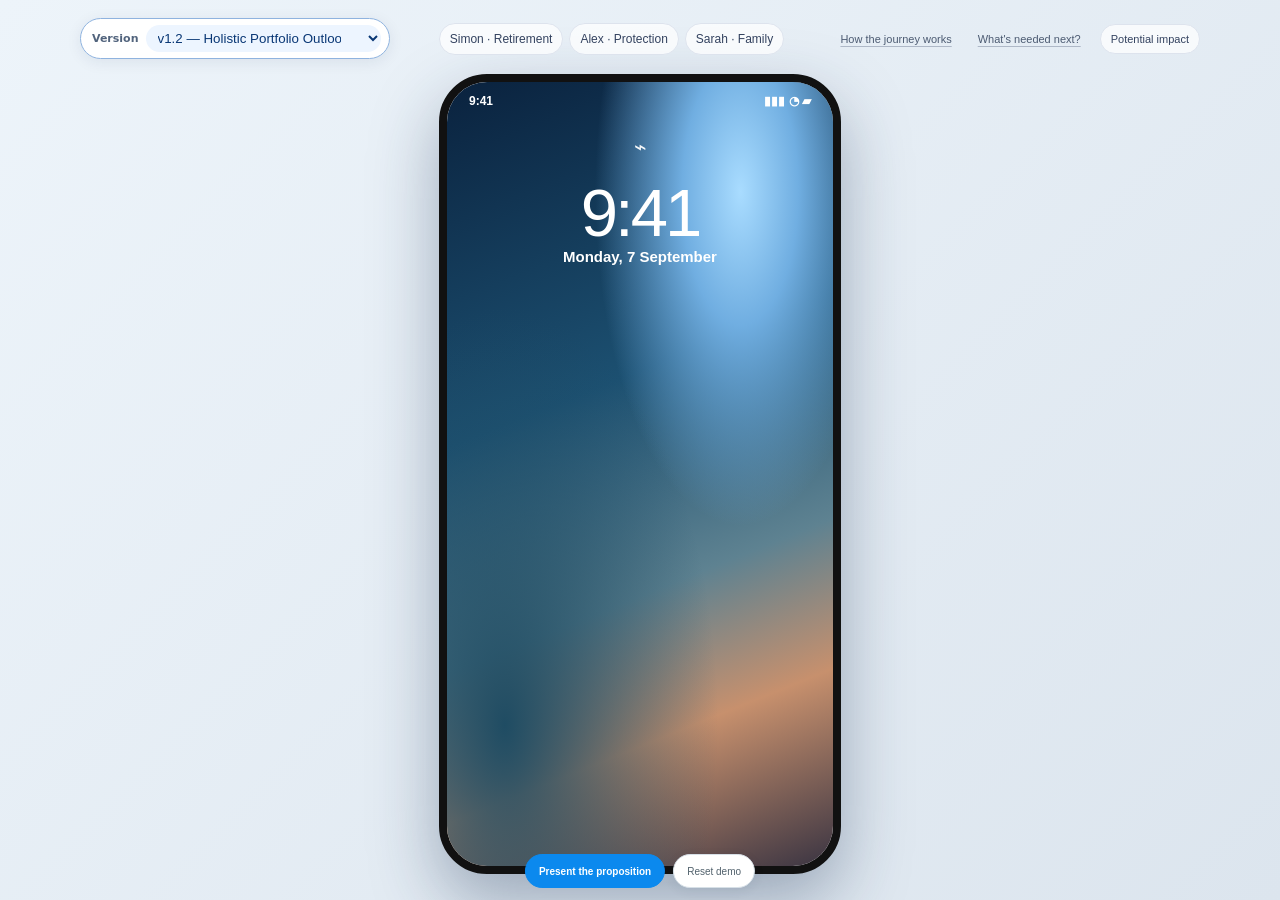
<file: index.html>
<!doctype html>
<html lang="en">
  <head>
    <meta charset="utf-8" />
    <meta name="viewport" content="width=device-width, initial-scale=1" />
    <meta name="description" content="SC Mobile Portfolio Intelligence prototype launcher." />
    <link rel="icon" href="data:," />
    <title>SCB | Portfolio Intelligence Prototype</title>
    <style>
      body{min-height:100vh;margin:0;display:grid;place-items:center;background:#eef4f8;color:#15304f;font:600 15px/1.5 system-ui,sans-serif}main{text-align:center}.loader{width:34px;height:34px;margin:0 auto 14px;border:4px solid #cbd9e6;border-top-color:#087ed1;border-radius:50%;animation:spin .8s linear infinite}@keyframes spin{to{transform:rotate(360deg)}}a{color:#0872bf}
    </style>
  </head>
  <body>
    <main><div class="loader" aria-hidden="true"></div><p>Loading the latest stable prototype…</p><noscript><p>JavaScript is required to select the latest version.</p></noscript></main>
    <script>
      if (location.protocol === 'file:') {
        location.replace(`./versions/v1.2/index.html${location.search}${location.hash}`);
      } else {
        fetch('./versions.json', { cache: 'no-cache' })
          .then(response => response.json())
          .then(versions => {
            const latest = versions.filter(item => item.status === 'stable').at(-1);
            if (!latest) throw new Error('No stable prototype version is configured.');
            location.replace(`.${latest.path}${location.search}${location.hash}`);
          })
          .catch(() => {
            document.querySelector('main').innerHTML = '<p>Unable to load the prototype version list. <a href="./versions/v1.2/index.html">Open the latest version</a>.</p>';
          });
      }
    </script>
  </body>
</html>
</file>
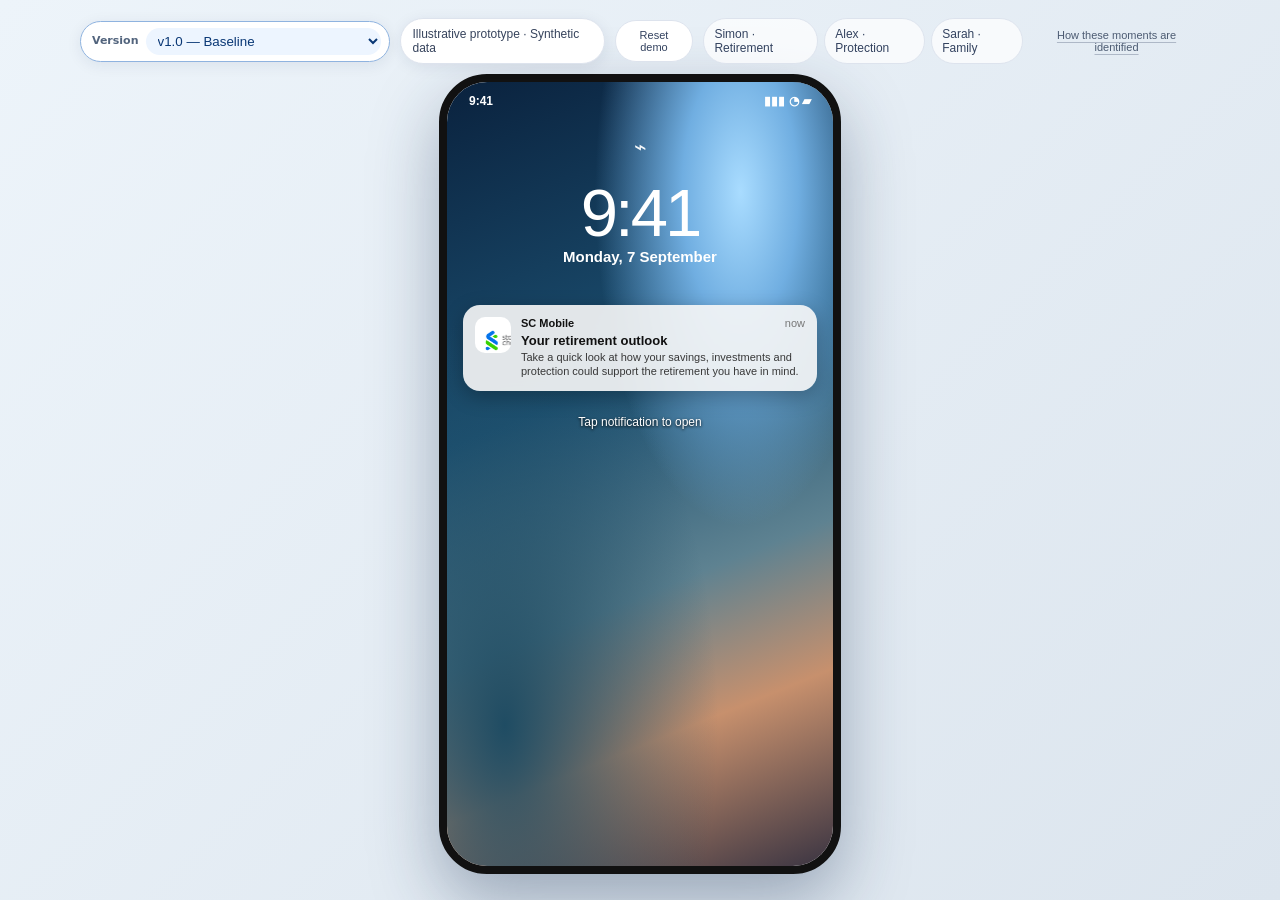
<file: versions/v1.0/index.html>
<!doctype html>
<html lang="en">
  <head>
    <meta charset="utf-8" />
    <meta name="viewport" content="width=device-width, initial-scale=1" />
    <meta name="description" content="SC Mobile needs-intelligence demonstrator using synthetic data." />
    <link rel="icon" href="data:," />
    <title>SCB | Protection Insights Prototype</title>
    <link rel="stylesheet" href="styles.css" />
  </head>
  <body>
    <aside class="demo-bar" aria-label="Prototype controls">
      <span class="demo-pill">Illustrative prototype · Synthetic data</span>
      <button class="demo-reset" type="button" aria-label="Reset demo to the selected persona's starting screen">Reset demo</button>
      <nav aria-label="Demo personas">
        <a href="?persona=simon" data-persona="simon" aria-describedby="persona-popover" aria-expanded="false">Simon · Retirement</a>
        <a href="?persona=alex" data-persona="alex" aria-describedby="persona-popover" aria-expanded="false">Alex · Protection</a>
        <a href="?persona=sarah" data-persona="sarah" aria-describedby="persona-popover" aria-expanded="false">Sarah · Family</a>
      </nav>
      <div class="moment-explainer">
        <button class="moment-trigger" type="button" aria-label="How these customer moments are identified" aria-controls="moment-callout" aria-expanded="false">How these moments are identified</button>
        <aside id="moment-callout" class="moment-callout" role="note" aria-hidden="true">
          <strong>How these moments are identified</strong>
          <p>SCB data + customer context + analytics<br>→ relevant need<br>→ personalised journey</p>
          <small>Illustrative customer moments, not fixed personas</small>
        </aside>
      </div>
    </aside>
    <div id="persona-popover" class="persona-popover" role="tooltip" aria-hidden="true"></div>
    <main class="stage">
      <section class="phone" aria-label="SC Mobile prototype">
        <div id="app" class="app" aria-live="polite"></div>
      </section>
    </main>
    <script src="../version-selector.js" defer></script>
    <script src="app.js"></script>
  </body>
</html>
</file>
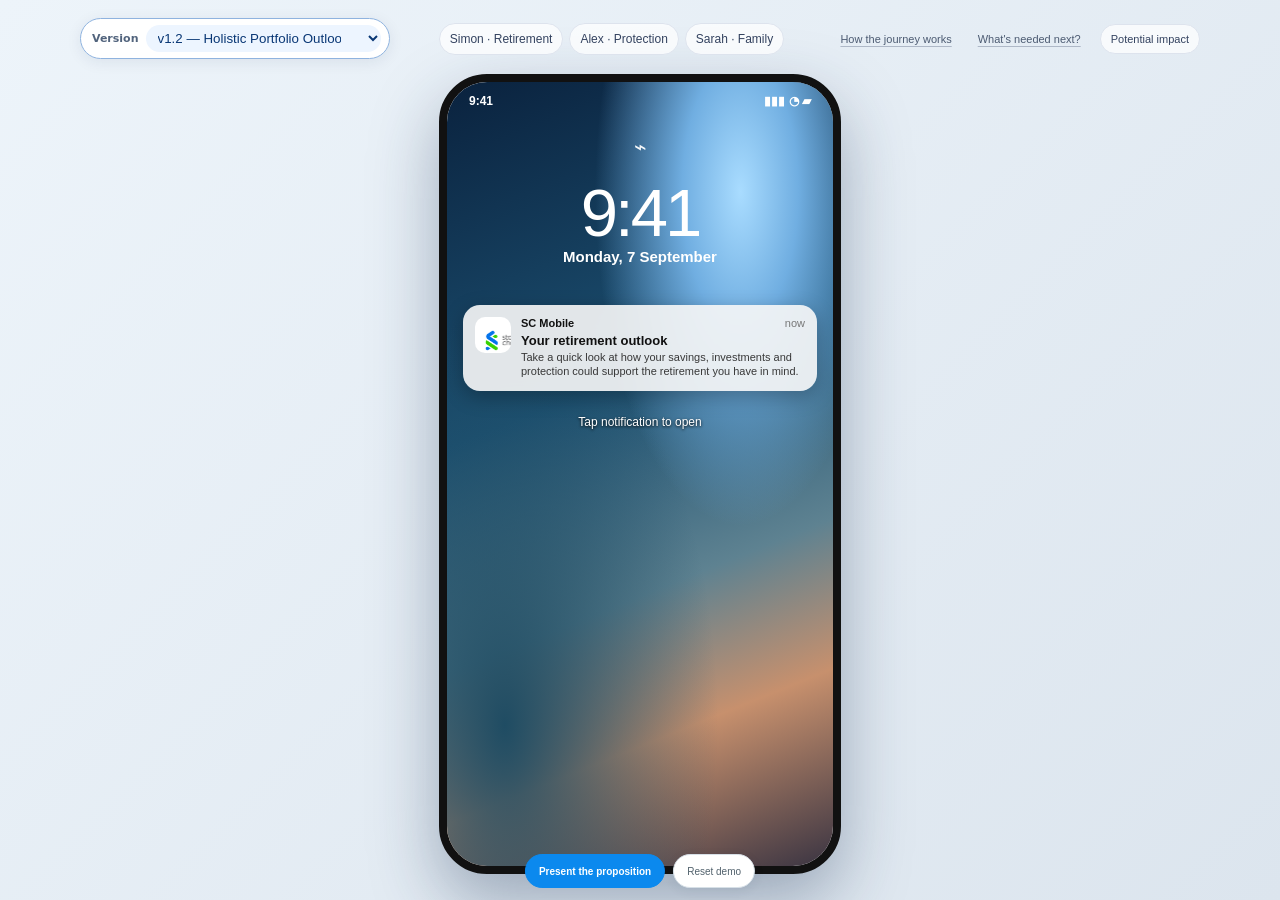
<file: versions/v1.2/index.html>
<!doctype html>
<html lang="en">
  <head>
    <meta charset="utf-8" />
    <meta name="viewport" content="width=device-width, initial-scale=1" />
    <meta name="description" content="SC Mobile needs-intelligence demonstrator using synthetic data." />
    <link rel="icon" href="data:," />
    <title>SCB | Protection Insights Prototype</title>
    <link rel="stylesheet" href="styles.css" />
  </head>
  <body>
    <aside class="demo-bar" aria-label="Prototype controls">
      <nav aria-label="Demo personas">
        <a href="?persona=simon" data-persona="simon" aria-describedby="persona-popover" aria-expanded="false">Simon · Retirement</a>
        <a href="?persona=alex" data-persona="alex" aria-describedby="persona-popover" aria-expanded="false">Alex · Protection</a>
        <a href="?persona=sarah" data-persona="sarah" aria-describedby="persona-popover" aria-expanded="false">Sarah · Family</a>
      </nav>
      <div class="demo-guides" role="group" aria-label="Presenter guides">
      <div class="moment-explainer">
        <button class="moment-trigger" type="button" aria-label="See how the client intelligence journey works" aria-controls="moment-callout" aria-expanded="false">How the journey works</button>
        <aside id="moment-callout" class="moment-callout" role="note" aria-hidden="true">
          <strong>A clearer view. A better conversation.</strong>
          <p class="journey-logic-intro">Start with the customer&apos;s priorities. Make the context clear. Let them choose what happens next.</p>
          <ol class="journey-logic">
            <li><span class="logic-step">01</span><div><b>See the picture</b><small>Bring known protection into the context of what matters.</small></div></li>
            <li><span class="logic-step">02</span><div><b>Let the customer shape it</b><small>Confirm, correct or complete the picture before choosing a next step.</small></div></li>
            <li><span class="logic-step">03</span><div><b>Continue the conversation</b><small>Carry customer-approved context into an adviser discussion.</small></div></li>
          </ol>
          <small class="logic-footnote">Illustrative only. No real adviser request is submitted.</small>
        </aside>
      </div>
      <div class="next-steps-explainer">
        <details class="next-steps-details">
          <summary class="moment-trigger" aria-label="Open the next steps discussion guide">What&apos;s needed next?</summary>
          <button class="next-guide-backdrop" type="button" tabindex="-1" data-close-next-guide aria-label="Close data readiness guide"></button>
          <aside class="moment-callout next-steps-callout" role="dialog" aria-modal="true" aria-labelledby="next-guide-title">
            <div class="next-guide-heading"><div><span class="next-guide-kicker">CAPCO &middot; INTERNAL WORKING HYPOTHESIS &middot; V1.2</span><h2 id="next-guide-title">What&apos;s needed next?</h2></div><button class="next-guide-close" type="button" data-close-next-guide aria-label="Close discussion guide">&times;</button></div>
            <p class="next-guide-northstar">What would help customers understand their protection picture and make a more informed next decision?</p><p class="next-guide-intro">Understand the context <span>&rarr;</span> shape a useful first step <span>&rarr;</span> build trust into the experience</p>
            <section class="next-guide-section" id="next-data" aria-labelledby="next-data-title">
              <div class="next-section-heading"><span class="next-section-number">01</span><div><span class="next-section-kicker">UNDERSTAND THE CUSTOMER CONTEXT</span><h3 id="next-data-title">What could help create a trusted customer picture?</h3></div></div><p class="context-support">Start with what SCB already understands, make uncertainty visible, and invite the customer to complete or correct the picture where needed.</p>
              <div class="data-role-grid">
                <article><span>WHAT SCB ALREADY KNOWS</span><p>Bank-held customer and product information</p></article>
                <article><span>WHAT MAY BE SIGNALLED</span><p>Potential indicators to explore, not facts to assume</p></article>
                <article><span>WHAT THE CUSTOMER SHARES</span><p>Goals, dependants, priorities, plans and external cover</p></article>
                <article><span>WHAT THE CUSTOMER CONFIRMS</span><p>Information reviewed, corrected or explicitly confirmed</p></article>
                <article class="data-role-external"><span>WHAT THE ECOSYSTEM CAN ADD <small>Potential ecosystem enrichment &middot; e.g. SGFinDex</small></span><p>Insurer / partner data and customer-provided documents, where they add genuine customer value and are permitted</p></article>
                <article><span>WHAT THE EXPERIENCE CALCULATES</span><p>Illustrative outputs from defined inputs and assumptions</p></article>
                <article><span>WHAT AI CAN HELP EXPLAIN</span><p>Governed information in plain English; the customer makes the decision</p></article>
              </div>
              <p class="customer-control-principle">The customer should always be able to understand where information came from, correct it where appropriate, and decide what happens next.</p><div class="next-data-question"><p>Together with SCB, understand what can credibly support this experience.</p><small>Source &middot; Ownership &middot; Quality &middot; Freshness &middot; Permission &middot; Provenance</small></div>
              <details class="guide-disclosure data-hypotheses"><summary>Explore working data hypotheses</summary>
                <p class="hypotheses-intro">These are working assumptions to help structure the discussion &mdash; not confirmed SCB architecture.</p>
<div class="hypothesis-list"><section class="hypothesis-cluster"><h4>CUSTOMER &amp; HOUSEHOLD</h4><details><summary><b>Customer identity / profile</b><span><em class="hypothesis-type">SCB KNOWS</em> Likely SCB customer master / CRM / KYC <i>TO VALIDATE</i></span></summary><dl><dt>Source</dt><dd>Likely SCB customer master / CRM / KYC &mdash; TO VALIDATE</dd><dt>Owner</dt><dd>TO VALIDATE</dd><dt>Quality / freshness</dt><dd>Validate system of record, match quality and last-updated date</dd><dt>Permission</dt><dd>TO VALIDATE</dd><dt>Provenance</dt><dd>Record source and timestamp &mdash; TO VALIDATE</dd></dl></details><details><summary><b>Dependants / household</b><span><em class="hypothesis-type">SCB KNOWS / CUSTOMER TELLS</em> SCB where available; otherwise customer-declared <i>TO VALIDATE</i></span></summary><dl><dt>Source</dt><dd>SCB where available; otherwise customer-declared &mdash; TO VALIDATE</dd><dt>Owner</dt><dd>TO VALIDATE</dd><dt>Quality / freshness</dt><dd>Ask customer to review household links</dd><dt>Permission</dt><dd>TO VALIDATE</dd><dt>Provenance</dt><dd>Distinguish bank-held from declared context</dd></dl></details><details><summary><b>Family commitments</b><span><em class="hypothesis-type">CUSTOMER TELLS / INFERRED</em> Customer-declared; inference only where appropriate</span></summary><dl><dt>Source</dt><dd>Customer-declared; possible inference only where appropriate</dd><dt>Owner</dt><dd>TO VALIDATE</dd><dt>Quality / freshness</dt><dd>Customer review needed</dd><dt>Permission</dt><dd>TO VALIDATE</dd><dt>Provenance</dt><dd>Mark declared or inferred</dd></dl></details><details><summary><b>Education / life goals</b><span><em class="hypothesis-type">CUSTOMER TELLS / TO VALIDATE</em> Customer-shared; potential adviser / planning data <i>TO VALIDATE</i></span></summary><dl><dt>Source</dt><dd>Customer-shared; potential adviser / planning data &mdash; TO VALIDATE</dd><dt>Owner</dt><dd>TO VALIDATE</dd><dt>Quality / freshness</dt><dd>Confirm with customer</dd><dt>Permission</dt><dd>TO VALIDATE</dd><dt>Provenance</dt><dd>Source and date to be visible</dd></dl></details><details><summary><b>Retirement horizon</b><span><em class="hypothesis-type">CUSTOMER TELLS / TO VALIDATE</em> Customer-shared; potential wealth-planning data <i>TO VALIDATE</i></span></summary><dl><dt>Source</dt><dd>Customer-shared; potential wealth-planning data &mdash; TO VALIDATE</dd><dt>Owner</dt><dd>TO VALIDATE</dd><dt>Quality / freshness</dt><dd>Confirm with customer</dd><dt>Permission</dt><dd>TO VALIDATE</dd><dt>Provenance</dt><dd>Source and date to be visible</dd></dl></details></section><section class="hypothesis-cluster"><h4>MONEY &amp; PROTECTION</h4><details><summary><b>Mortgage / lending</b><span><em class="hypothesis-type">SCB KNOWS / EXTERNAL</em> Likely SCB lending data; possible external enrichment <i>TO VALIDATE</i></span></summary><dl><dt>Source</dt><dd>Likely SCB lending data; possible external enrichment &mdash; TO VALIDATE</dd><dt>Owner</dt><dd>TO VALIDATE</dd><dt>Quality / freshness</dt><dd>Validate reusable fields and freshness</dd><dt>Permission</dt><dd>Validate purposes and permissions</dd><dt>Provenance</dt><dd>Label SCB-held versus external fields</dd></dl></details><details><summary><b>Savings / deposits</b><span><em class="hypothesis-type">SCB KNOWS / EXTERNAL</em> SCB account data; potential SGFinDex enrichment <i>TO VALIDATE</i></span></summary><dl><dt>Source</dt><dd>SCB account data; potential SGFinDex enrichment &mdash; TO VALIDATE</dd><dt>Owner</dt><dd>TO VALIDATE</dd><dt>Quality / freshness</dt><dd>Validate balance meaning and freshness</dd><dt>Permission</dt><dd>TO VALIDATE</dd><dt>Provenance</dt><dd>Source and retrieval date &mdash; TO VALIDATE</dd></dl></details><details><summary><b>Investments / wealth</b><span><em class="hypothesis-type">SCB KNOWS / EXTERNAL</em> SCB wealth systems; potential SGFinDex / ecosystem data <i>TO VALIDATE</i></span></summary><dl><dt>Source</dt><dd>SCB wealth systems; potential SGFinDex / ecosystem data &mdash; TO VALIDATE</dd><dt>Owner</dt><dd>TO VALIDATE</dd><dt>Quality / freshness</dt><dd>Validate valuation basis and freshness</dd><dt>Permission</dt><dd>TO VALIDATE</dd><dt>Provenance</dt><dd>Source and retrieval date &mdash; TO VALIDATE</dd></dl></details><details><summary><b>Existing SCB-visible insurance</b><span><em class="hypothesis-type">SCB KNOWS</em> SCB / insurer-partner records <i>TO VALIDATE</i></span></summary><dl><dt>Source</dt><dd>SCB / insurer-partner records &mdash; TO VALIDATE</dd><dt>Owner</dt><dd>TO VALIDATE</dd><dt>Quality / freshness</dt><dd>Validate policyholder / insured links, key fields and record date</dd><dt>Permission</dt><dd>TO VALIDATE</dd><dt>Provenance</dt><dd>Record provider and last-updated date</dd></dl></details><details><summary><b>Income / financial capacity</b><span><em class="hypothesis-type">SCB KNOWS / EXTERNAL</em> SCB banking data; potential permitted external data <i>TO VALIDATE</i></span></summary><dl><dt>Source</dt><dd>SCB banking data; potential permitted external data &mdash; TO VALIDATE</dd><dt>Owner</dt><dd>TO VALIDATE</dd><dt>Quality / freshness</dt><dd>Validate calculation and freshness</dd><dt>Permission</dt><dd>TO VALIDATE</dd><dt>Provenance</dt><dd>Label source and derived values</dd></dl></details></section><section class="hypothesis-cluster"><h4>EXTERNAL &amp; CONTEXTUAL INFORMATION</h4><details><summary><b>External insurance</b><span><em class="hypothesis-type">EXTERNAL / CUSTOMER TELLS / CUSTOMER CONFIRMS</em> SGFinDex, upload, declaration or possible insurer feed <i>TO VALIDATE</i></span></summary><dl><dt>Source</dt><dd>SGFinDex / customer upload / customer declaration / possible insurer feeds &mdash; TO VALIDATE</dd><dt>Owner</dt><dd>TO VALIDATE</dd><dt>Quality / freshness</dt><dd>Customer and source checks required</dd><dt>Permission</dt><dd>Consent, purpose and retention to validate</dd><dt>Provenance</dt><dd>Keep source and confirmation status visible</dd></dl></details><details><summary><b>Uploaded policy</b><span><em class="hypothesis-type">CUSTOMER TELLS &rarr; CUSTOMER CONFIRMS</em> Customer-uploaded PDF / image &rarr; customer confirms</span></summary><dl><dt>Source</dt><dd>Customer-uploaded PDF / image</dd><dt>Owner</dt><dd>Customer supplies; processing owner TO VALIDATE</dd><dt>Quality / freshness</dt><dd>Extracted details need customer confirmation</dd><dt>Permission</dt><dd>Upload purpose and retention to validate</dd><dt>Provenance</dt><dd>Mark customer supplied and customer confirmed separately</dd></dl></details><details><summary><b>SGFinDex / ecosystem enrichment</b><span><em class="hypothesis-type">EXTERNAL / PERMITTED USE TO EXPLORE</em> Potential permitted enrichment; current use not confirmed <i>TO VALIDATE</i></span></summary><dl><dt>Source</dt><dd>Explore what information is already available and how it is retrieved &mdash; TO VALIDATE</dd><dt>Owner</dt><dd>TO VALIDATE</dd><dt>Quality / freshness</dt><dd>Relevance and freshness for this use &mdash; TO VALIDATE</dd><dt>Permission</dt><dd>Consent and permitted downstream use &mdash; TO VALIDATE</dd><dt>Provenance</dt><dd>Explore how to communicate source and retrieval date</dd></dl></details><details><summary><b>External insurer payment signals</b><span><em class="hypothesis-type">INFERRED ONLY</em> Transaction pattern; inference only, never proof of active cover</span></summary><dl><dt>Source</dt><dd>Transaction pattern &mdash; TO VALIDATE</dd><dt>Owner</dt><dd>TO VALIDATE</dd><dt>Quality / freshness</dt><dd>Signal may be ambiguous</dd><dt>Permission</dt><dd>TO VALIDATE</dd><dt>Provenance</dt><dd>Keep explicitly labelled as inference; not proof of active cover</dd></dl></details><details><summary><b>Travel / overseas activity</b><span><em class="hypothesis-type">INFERRED ONLY</em> Possible signal only; sensitive from an experience / privacy perspective</span></summary><dl><dt>Source</dt><dd>Possible signal only &mdash; TO VALIDATE whether it should be used at all</dd><dt>Owner</dt><dd>TO VALIDATE</dd><dt>Quality / freshness</dt><dd>Not a fact about residence, intent or need</dd><dt>Permission</dt><dd>Privacy and experience review required</dd><dt>Provenance</dt><dd>Must remain clearly labelled as a signal</dd></dl></details></section><section class="hypothesis-cluster"><h4>DERIVED EXPERIENCE</h4><details><summary><b>Potential protection moment</b><span><em class="hypothesis-type">INFERRED</em> Rules / analytics; inferred</span></summary><dl><dt>Source</dt><dd>Rules / analytics</dd><dt>Owner</dt><dd>TO VALIDATE</dd><dt>Quality / freshness</dt><dd>Validate assumptions and outputs</dd><dt>Permission</dt><dd>TO VALIDATE</dd><dt>Provenance</dt><dd>Show as a hypothesis, never a confirmed fact</dd></dl></details><details><summary><b>Scenario output</b><span><em class="hypothesis-type">SYSTEM CALCULATES</em> Deterministic calculation</span></summary><dl><dt>Source</dt><dd>Deterministic calculation</dd><dt>Owner</dt><dd>TO VALIDATE</dd><dt>Quality / freshness</dt><dd>Validate formula, inputs and calculation version</dd><dt>Permission</dt><dd>TO VALIDATE</dd><dt>Provenance</dt><dd>Show inputs and calculation basis</dd></dl></details><details><summary><b>Policy interpretation</b><span><em class="hypothesis-type">AI EXPLAINS / RULES VALIDATE</em> Document intelligence + rules + GenAI explanation</span></summary><dl><dt>Source</dt><dd>Document intelligence + rules + GenAI explanation</dd><dt>Owner</dt><dd>TO VALIDATE</dd><dt>Quality / freshness</dt><dd>Explain why information surfaced, summarise relevant wording, and distinguish what appears clear or uncertain; customer confirms extracted details</dd><dt>Permission</dt><dd>Upload and processing permissions TO VALIDATE</dd><dt>Provenance</dt><dd>Keep document, extracted fields and confirmation distinct; support a useful next question, not an AI decision</dd></dl></details><details><summary><b>Adviser / suitability handoff</b><span><em class="hypothesis-type">HUMAN-GOVERNED</em> Governed adviser / suitability process &mdash; not an AI determination</span></summary><dl><dt>Source</dt><dd>Governed adviser / suitability process</dd><dt>Owner</dt><dd>TO VALIDATE</dd><dt>Quality / freshness</dt><dd>Human judgement and required controls</dd><dt>Permission</dt><dd>TO VALIDATE</dd><dt>Provenance</dt><dd>AI does not determine suitability</dd></dl></details></section></div>
              </details>
            </section>

            <section class="next-guide-section" id="next-increment" aria-labelledby="next-increment-title">
              <div class="next-section-heading"><span class="next-section-number">02</span><div><span class="next-section-kicker">SHAPE THE FIRST INCREMENT TOGETHER</span><h3 id="next-increment-title">Where could we start together?</h3></div></div>
              <p class="increment-support">Start small enough to learn, but useful enough for customers and advisers to see value.</p><p class="illustrative-label">ILLUSTRATIVE OPTIONS &middot; incremental options we could shape together</p>
              <div class="increment-options">
                <article class="increment-option"><span class="option-letter">A</span><span class="option-kicker">ILLUSTRATIVE OPTION</span><h4>TRUSTED PROTECTION VIEW</h4><p class="option-experience">See what is currently visible to SCB, what is not visible, and what may be worth reviewing.</p><p class="option-purpose">Understand whether customers find the picture clear, credible and useful.</p><p class="option-benefit">Build first from information SCB already trusts where possible.</p><figure><img src="assets/guide-financial-picture.jpg" alt="Illustrative SCB mobile financial picture showing mortgage, family commitments, existing protection, and savings and investments"/><figcaption>Start with what is already understood</figcaption></figure></article>
                <article class="increment-option"><span class="option-letter">B</span><span class="option-kicker">ILLUSTRATIVE OPTION</span><h4>HELP THE CUSTOMER COMPLETE THE PICTURE</h4><div class="customer-quote">&ldquo;I already have cover&rdquo;</div><div class="option-steps"><span>Upload / add information</span><i>&rarr;</i><span>Extract relevant details</span><i>&rarr;</i><span>Customer reviews</span><i>&rarr;</i><span>Customer confirms</span><i>&rarr;</i><span>Explore a useful question</span></div><blockquote>&ldquo;Does this cover still work if my family needs it overseas?&rdquo;</blockquote><p class="option-purpose">Explore whether customer-provided information can make the portfolio picture more complete and useful.</p><div class="option-evidence"><figure><img src="assets/guide-protection-options.jpg" alt="SC Mobile protection screen showing protection categories and ways to explore insurance"/><figcaption>See protection areas in the current experience</figcaption></figure><figure><img src="assets/guide-policy-upload.png" alt="Existing prototype screen with Upload policy, Enter details manually, and Do this later options"/><figcaption>Invite the customer to complete the picture</figcaption></figure></div></article>
              </div>
              <p class="proof-question">Which starting point would create the most useful conversation with SCB?</p>
              <details class="guide-disclosure measure-disclosure"><summary>What would we want to learn?</summary><div class="measure-cards"><p><b>CUSTOMER UNDERSTANDING</b><span>Can customers understand what they are seeing and why?</span></p><p><b>DATA CONFIDENCE</b><span>Is the information reliable enough to support the experience?</span></p><p><b>CUSTOMER VALUE</b><span>Does the experience help create a better next conversation?</span></p><p><b>SERVICE VALUE</b><span>Can an adviser continue with better context?</span></p></div></details>
            </section>

            <section class="next-guide-section" id="next-guardrails" aria-labelledby="next-guardrails-title">
              <div class="next-section-heading"><span class="next-section-number">03</span><div><span class="next-section-kicker">AGREE THE TRUST BOUNDARIES</span><h3 id="next-guardrails-title">Design for trust from the start</h3><p class="trust-prompt">What should always remain true?</p></div></div>
              <div class="guardrail-grid"><p>A missing record does not mean the customer has no cover.</p><p>A signal is a reason to ask, not a fact about the customer.</p><p>Customer-confirmed details stay distinct from information the bank holds.</p><p>AI can explain. People make the decisions.</p></div>
              <p class="need-first">Need first. Product later.</p>
              <details class="guide-disclosure guardrail-disclosure"><summary>Explore trust questions</summary><ul><li>What can we surface proactively without feeling intrusive?</li><li>When should we ask the customer rather than infer?</li><li>Where should explicit consent be part of the experience?</li><li>What information should customers be able to correct?</li><li>When should an adviser or insurer confirm the interpretation?</li><li>What should never be automated?</li><li>How do we make the source of information understandable?</li></ul></details>
            </section>
            <p class="final-discussion-question">What can we build together using what SCB already has &mdash; and learn from customers before scaling further?</p>
          </aside>
        </details>
      </div>
      <a class="impact-nav-link" href="impact.html">Potential impact</a>
      </div>
    </aside>
    <div id="persona-popover" class="persona-popover" role="tooltip" aria-hidden="true"></div>
    <main class="stage">
      <section class="phone" aria-label="SC Mobile prototype">
        <div id="app" class="app" aria-live="polite"></div>
      </section>
    </main>
    <footer class="demo-footer" aria-label="Prototype controls">
      <a class="demo-presenter-link" href="presentation.html">Present the proposition</a>
      <button class="demo-reset" type="button" aria-label="Reset demo to the selected persona's starting screen">Reset demo</button>
    </footer>
    <script src="../version-selector.js" defer></script>
    <script src="app.js"></script>
  </body>
</html>
</file>
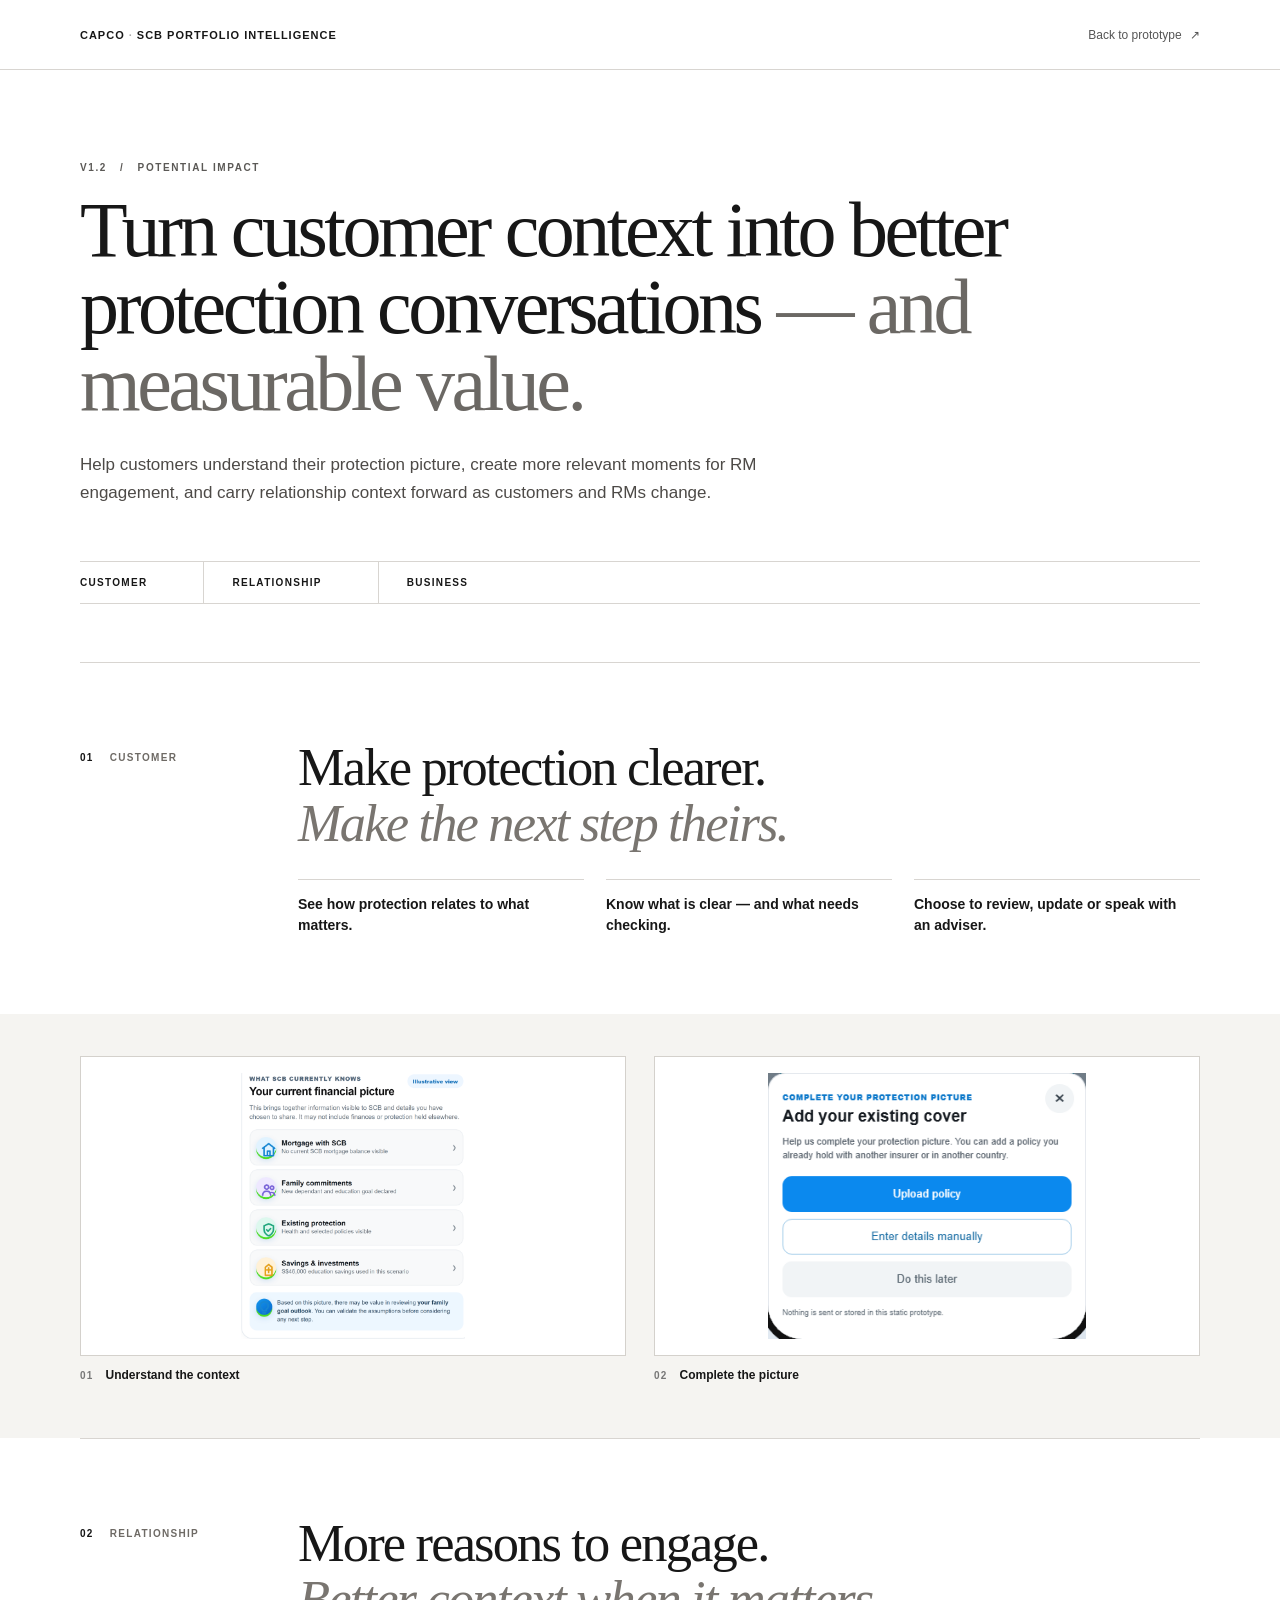
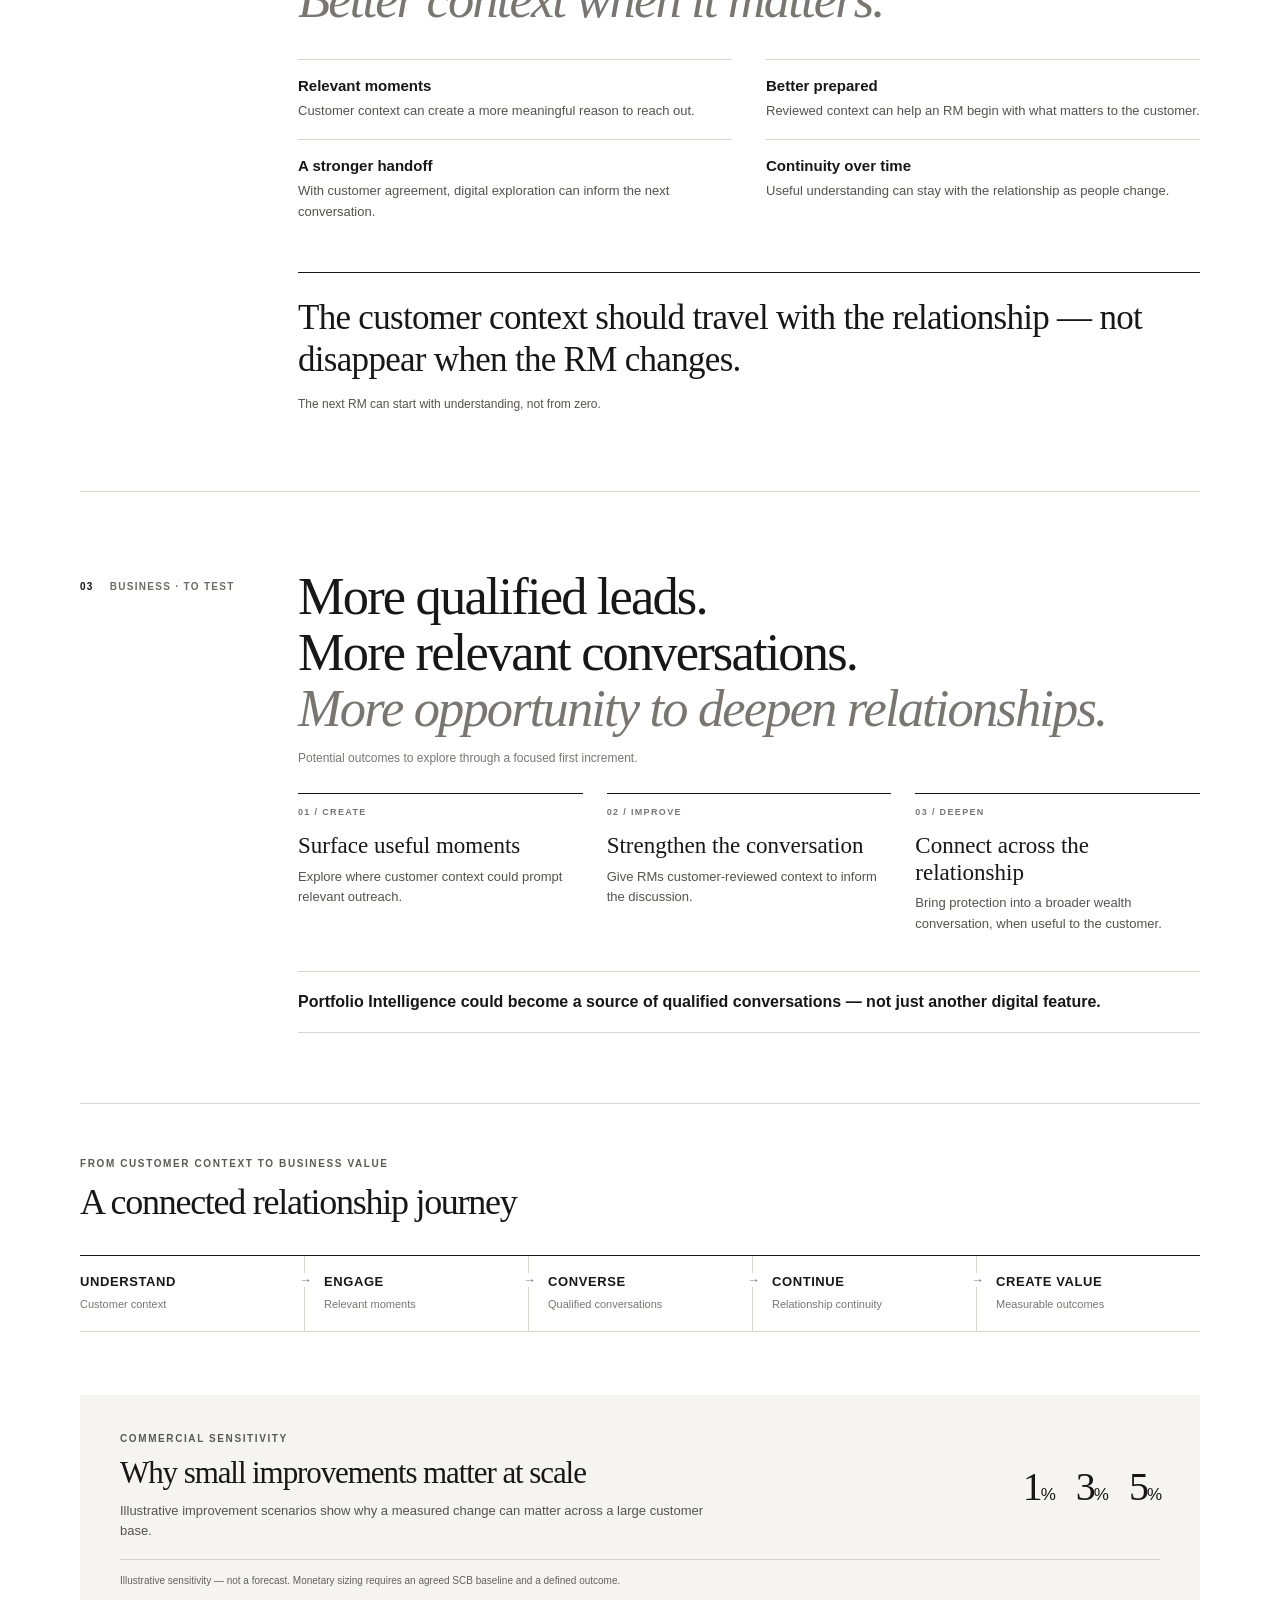
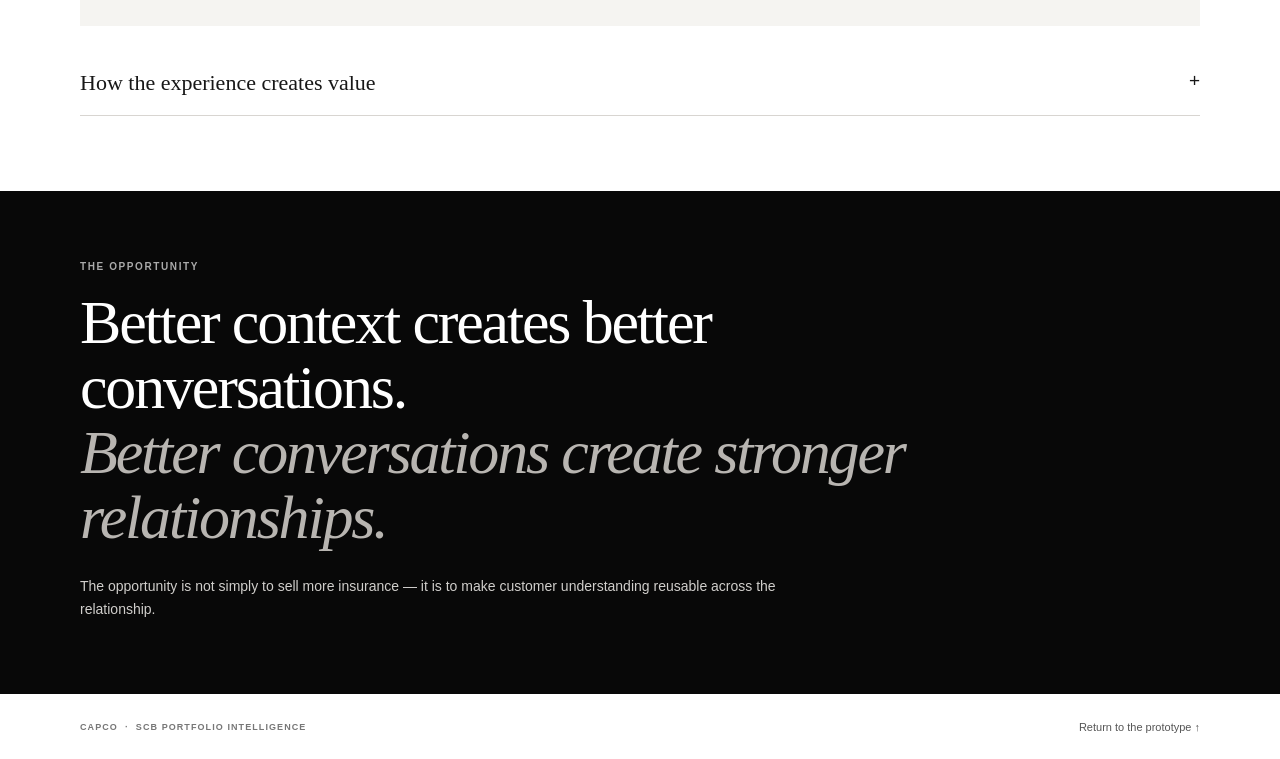
<file: versions/v1.2/impact.html>
<!doctype html>
<html lang="en">
<head>
  <meta charset="utf-8">
  <meta name="viewport" content="width=device-width, initial-scale=1">
  <meta name="description" content="An executive view of the potential customer, relationship and business impact of SCB Portfolio Intelligence.">
  <title>Potential impact | SCB Portfolio Intelligence</title>
  <link rel="stylesheet" href="impact.css">
</head>
<body>
  <header class="site-header">
    <a class="brand" href="index.html" aria-label="Capco prototype home"><span>CAPCO <i>·</i> SCB PORTFOLIO INTELLIGENCE</span></a>
    <a class="back-link" href="index.html">Back to prototype <span aria-hidden="true">↗</span></a>
  </header>

  <main>
    <section class="hero shell">
      <p class="eyebrow">V1.2 &nbsp; / &nbsp; POTENTIAL IMPACT</p>
      <h1>Turn customer context into better protection conversations <span>— and measurable value.</span></h1>
      <p class="hero-copy">Help customers understand their protection picture, create more relevant moments for RM engagement, and carry relationship context forward as customers and RMs change.</p>
      <div class="story-labels" aria-label="Impact areas"><span>Customer</span><span>Relationship</span><span>Business</span></div>
    </section>

    <section class="impact-section shell" id="customer">
      <div class="section-meta"><span>01</span><span>CUSTOMER</span></div>
      <div class="section-content">
        <h2>Make protection clearer.<br><em>Make the next step theirs.</em></h2>
        <div class="customer-points">
          <p>See how protection relates to what matters.</p>
          <p>Know what is clear — and what needs checking.</p>
          <p>Choose to review, update or speak with an adviser.</p>
        </div>
      </div>
    </section>

    <section class="evidence-band" aria-label="Customer experience evidence">
      <div class="evidence-grid shell">
        <figure class="evidence-card">
          <div class="evidence-image"><img src="assets/portfolio-outlook-cover.png" alt="SC Mobile prototype showing a customer's financial picture, including commitments, resources and protection"></div>
          <figcaption><span>01</span><b>Understand the context</b></figcaption>
        </figure>
        <figure class="evidence-card">
          <div class="evidence-image"><img src="assets/guide-policy-upload.png" alt="SC Mobile prototype inviting a customer to upload a policy, enter details manually or continue later"></div>
          <figcaption><span>02</span><b>Complete the picture</b></figcaption>
        </figure>
      </div>
    </section>

    <section class="impact-section shell" id="relationship">
      <div class="section-meta"><span>02</span><span>RELATIONSHIP</span></div>
      <div class="section-content">
        <h2>More reasons to engage.<br><em>Better context when it matters.</em></h2>
        <div class="point-grid">
          <article><h3>Relevant moments</h3><p>Customer context can create a more meaningful reason to reach out.</p></article>
          <article><h3>Better prepared</h3><p>Reviewed context can help an RM begin with what matters to the customer.</p></article>
          <article><h3>A stronger handoff</h3><p>With customer agreement, digital exploration can inform the next conversation.</p></article>
          <article><h3>Continuity over time</h3><p>Useful understanding can stay with the relationship as people change.</p></article>
        </div>
        <blockquote>The customer context should travel with the relationship — not disappear when the RM changes.<small>The next RM can start with understanding, not from zero.</small></blockquote>
      </div>
    </section>

    <section class="impact-section business-section shell" id="business">
      <div class="section-meta"><span>03</span><span>BUSINESS · TO TEST</span></div>
      <div class="section-content">
        <h2>More qualified leads.<br>More relevant conversations.<br><em>More opportunity to deepen relationships.</em></h2>
        <p class="business-hypothesis">Potential outcomes to explore through a focused first increment.</p>
        <div class="business-levers">
          <article><span>01 / CREATE</span><h3>Surface useful moments</h3><p>Explore where customer context could prompt relevant outreach.</p></article>
          <article><span>02 / IMPROVE</span><h3>Strengthen the conversation</h3><p>Give RMs customer-reviewed context to inform the discussion.</p></article>
          <article><span>03 / DEEPEN</span><h3>Connect across the relationship</h3><p>Bring protection into a broader wealth conversation, when useful to the customer.</p></article>
        </div>
        <p class="business-takeaway">Portfolio Intelligence could become a source of qualified conversations — not just another digital feature.</p>
      </div>
    </section>

    <section class="flow-section shell" aria-labelledby="flow-title">
      <p class="eyebrow">FROM CUSTOMER CONTEXT TO BUSINESS VALUE</p>
      <h2 id="flow-title">A connected relationship journey</h2>
      <ol class="impact-flow">
        <li><b>Understand</b><span>Customer context</span></li>
        <li><b>Engage</b><span>Relevant moments</span></li>
        <li><b>Converse</b><span>Qualified conversations</span></li>
        <li><b>Continue</b><span>Relationship continuity</span></li>
        <li><b>Create value</b><span>Measurable outcomes</span></li>
      </ol>
    </section>

    <section class="sensitivity shell" aria-labelledby="sensitivity-title">
      <div><p class="eyebrow">COMMERCIAL SENSITIVITY</p><h2 id="sensitivity-title">Why small improvements matter at scale</h2><p>Illustrative improvement scenarios show why a measured change can matter across a large customer base.</p></div>
      <div class="sensitivity-values" aria-label="Illustrative sensitivity scenarios"><span>1<small>%</small></span><span>3<small>%</small></span><span>5<small>%</small></span></div>
      <p class="sensitivity-note">Illustrative sensitivity — not a forecast. Monetary sizing requires an agreed SCB baseline and a defined outcome.</p>
    </section>

    <section class="mechanism shell">
      <details>
        <summary>How the experience creates value <span aria-hidden="true">+</span></summary>
        <div class="mechanism-list">
          <p><b>Whole-portfolio view</b><span>Clearer context and a stronger starting point for an RM.</span></p>
          <p><b>Possible-need prompt</b><span>A relevant moment to engage, subject to customer response.</span></p>
          <p><b>Customer validation</b><span>More trusted, better-quality context.</span></p>
          <p><b>“Not visible” label</b><span>Fewer assumptions about what protection a customer has.</span></p>
          <p><b>External policy upload</b><span>The customer can help complete the picture.</span></p>
          <p><b>Policy summary</b><span>Less effort to find and understand relevant details.</span></p>
          <p><b>International context</b><span>Connect policy information to a real-life question.</span></p>
          <p><b>Scenario exploration</b><span>A more informed conversation about assumptions and choices.</span></p>
          <p><b>Next-best conversation</b><span>Start with a need before discussing a product.</span></p>
          <p><b>RM handoff</b><span>Continue with agreed context, without repeating the whole story.</span></p>
        </div>
      </details>
    </section>

    <section class="closing">
      <div class="shell closing-inner">
        <p class="eyebrow">THE OPPORTUNITY</p>
        <h2>Better context creates better conversations.<br><em>Better conversations create stronger relationships.</em></h2>
        <p>The opportunity is not simply to sell more insurance — it is to make customer understanding reusable across the relationship.</p>
      </div>
    </section>
  </main>
  <footer class="site-footer shell"><span>CAPCO &nbsp;·&nbsp; SCB PORTFOLIO INTELLIGENCE</span><a href="index.html">Return to the prototype ↑</a></footer>
</body>
</html>
</file>
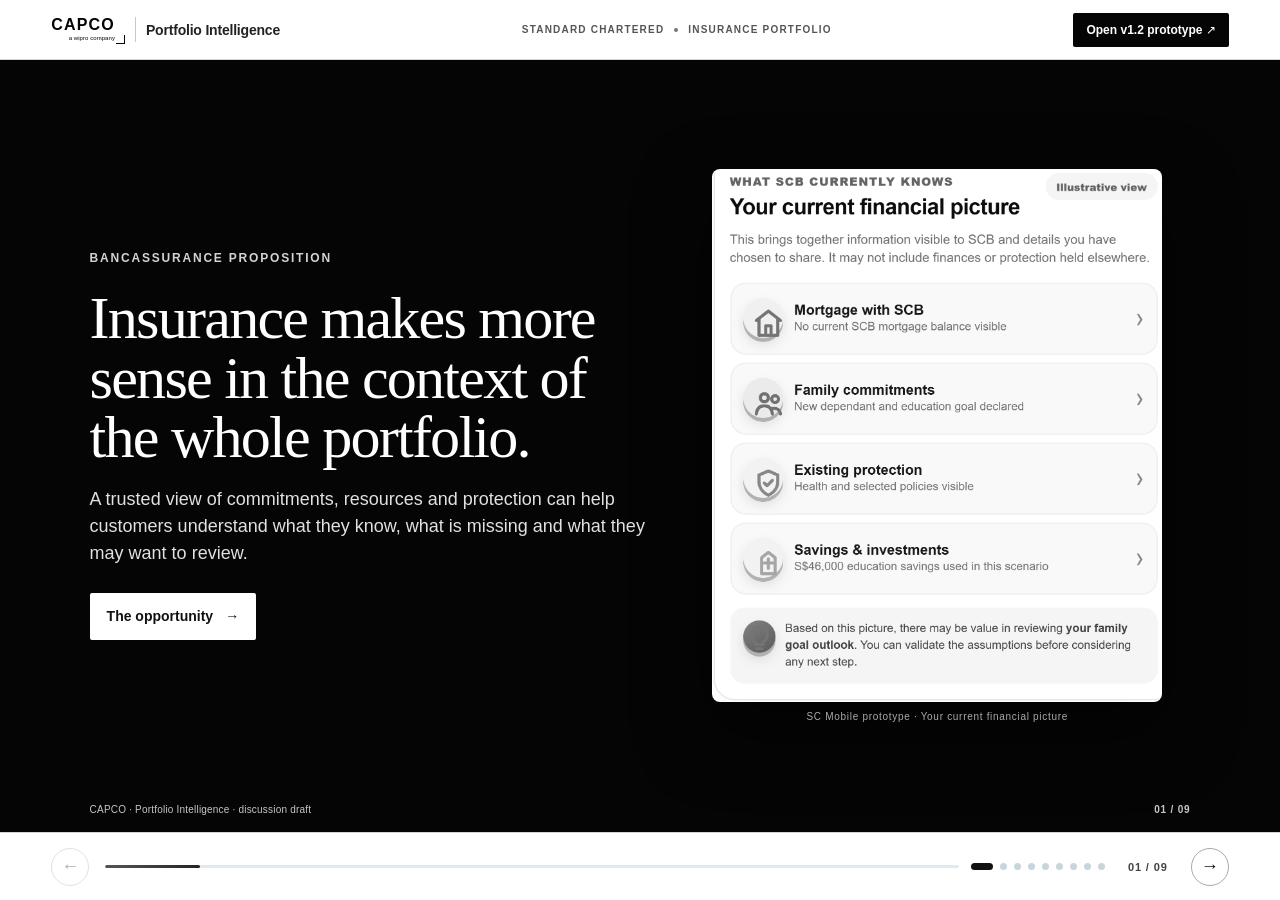
<file: versions/v1.2/presentation.html>
<!doctype html>
<html lang="en">
  <head>
    <meta charset="utf-8" />
    <meta name="viewport" content="width=device-width, initial-scale=1" />
    <meta name="description" content="A customer-centred insurance portfolio proposition for Standard Chartered." />
    <title>SCB | A clearer insurance portfolio</title>
    <link rel="stylesheet" href="presentation.css" />
  </head>
  <body>
    <header class="deck-header">
      <a class="deck-brand" href="index.html" aria-label="Return to the v1.2 prototype"><span class="capco-lockup"><b>CAPCO</b><small>a wipro company</small></span><span class="deck-brand-divider" aria-hidden="true"></span><b>Portfolio Intelligence</b></a>
      <div class="deck-context">STANDARD CHARTERED <i></i> INSURANCE PORTFOLIO</div>
      <a class="prototype-link" href="index.html?persona=alex" target="_blank" rel="noopener">Open v1.2 prototype <span aria-hidden="true">↗</span></a>
    </header>

    <main class="deck-viewport" id="deck-viewport" aria-live="polite">
      <section class="deck-slide slide-cover is-active" data-title="Insurance in portfolio context" aria-label="Slide 1 of 9">
        <div class="cover-copy">
          <span class="eyebrow light">Bancassurance proposition</span>
          <h1>Insurance makes more sense in the context of the whole portfolio.</h1>
          <p class="cover-lede">A trusted view of commitments, resources and protection can help customers understand what they know, what is missing and what they may want to review.</p>
          <button class="button button-light" data-action="next">The opportunity <span aria-hidden="true">→</span></button>
        </div>
        <figure class="cover-portfolio-shot"><img src="assets/portfolio-outlook-cover.png" alt="SC Mobile prototype screen showing the customer’s current financial picture, including mortgage, family commitments, existing protection, and savings and investments."/><figcaption>SC Mobile prototype · Your current financial picture</figcaption></figure>
        <div class="slide-foot"><span>CAPCO · Portfolio Intelligence · discussion draft</span><span>01 / 09</span></div>
      </section>

      <section class="deck-slide" data-title="The customer need" aria-label="Slide 2 of 9">
        <div class="slide-inner">
          <div class="section-label"><span>01</span> Customer need</div>
          <h2>Customers must connect a fragmented financial picture before they can judge what protection means.</h2>
          <p class="slide-intro">A policy list on its own does not show how known cover and available resources relate to the commitments a customer cares about.</p>
          <div class="fragmented-story">
            <div class="signal-stack" aria-label="Information is held across separate sources">
              <article class="signal-card"><span class="signal-icon">⌂</span><div><b>Commitments</b><small>Mortgage · household needs</small></div><i>Bank data</i></article>
              <article class="signal-card"><span class="signal-icon">◈</span><div><b>Resources</b><small>Savings · investments</small></div><i>Account data</i></article>
              <article class="signal-card"><span class="signal-icon">◇</span><div><b>Protection</b><small>Policies · benefits · status</small></div><i>SCB / partner</i></article>
              <div class="signal-caption">Separate records. Different owners. Uneven levels of detail.</div>
            </div>
            <div class="story-connector" aria-hidden="true"><span></span><b>?</b><span></span></div>
            <div class="customer-question"><span class="question-kicker">THE CUSTOMER'S QUESTION</span><blockquote>“Does what I have support the people and commitments that matter to me?”</blockquote><div class="question-outcome"><span>Understand</span><i>→</i><span>Confirm</span><i>→</i><span>Choose</span></div></div>
          </div>
          <div class="slide-takeaway"><b>The opportunity</b><span>Make the picture understandable before opening a product conversation.</span></div>
        </div>
        <div class="slide-foot"><span>Start with the customer's question</span><span>02 / 09</span></div>
      </section>

      <section class="deck-slide" data-title="Define the portfolio view" aria-label="Slide 3 of 9">
        <div class="slide-inner">
          <div class="section-label"><span>02</span> Define the view</div>
          <h2>Help customers make confident protection decisions by connecting their commitments, resources, cover and priorities in one trusted view.</h2>
          <div class="portfolio-map">
            <div class="portfolio-inputs">
              <article class="input-card"><span class="input-number">01</span><div><b>Commitments</b><small>Mortgage · household responsibilities</small></div></article>
              <article class="input-card"><span class="input-number">02</span><div><b>Resources</b><small>Savings · investments · available balances</small></div></article>
              <article class="input-card"><span class="input-number">03</span><div><b>Protection</b><small>Policies · covered people · benefits</small></div></article>
              <article class="input-card"><span class="input-number">04</span><div><b>Customer context</b><small>Goals · dependants · shared external cover</small></div></article>
            </div>
            <div class="map-join" aria-hidden="true"><span></span><span></span><span></span><span></span><b>+</b></div>
            <div class="portfolio-output"><span class="output-kicker">A CLEARER CUSTOMER VIEW</span><strong>See how protection relates to what matters.</strong><p>Bring visible cover together with commitments, resources and customer priorities. Show the source, status, update date and what the customer has confirmed.</p><div class="trust-tags"><span>Source</span><span>Status</span><span>Updated</span><span>Customer confirmed</span></div></div>
          </div>
          <div class="guardrail-band"><span class="guardrail-icon">!</span><p><b>Make unknowns visible.</b> “Not visible” means we need to check; it does not mean “no cover”.</p></div>
        </div>
        <div class="slide-foot"><span>Join the information; preserve its provenance</span><span>03 / 09</span></div>
      </section>

      <section class="deck-slide" data-title="The prototype experience" aria-label="Slide 4 of 9">
        <div class="slide-inner">
          <div class="section-label"><span>03</span> The prototype</div>
          <h2>The prototype turns a portfolio view into a customer-led review.</h2>
          <div class="prototype-story">
            <figure class="prototype-shot">
              <img src="../../Prototype%20screenshots/Vision_Gautam.png" alt="Illustrative mobile portfolio review showing mortgage, family commitments, protection and savings in one view."/>
              <aside class="prototype-proof" aria-label="Four types of information in the illustrative portfolio view"><span>THE PORTFOLIO VIEW</span><b>Four inputs.<br/>One review.</b><div><i>01</i>Commitments</div><div><i>02</i>Resources</div><div><i>03</i>Protection</div><div><i>04</i>Customer context</div><small>Known information stays labelled and reviewable.</small></aside>
              <figcaption>Illustrative journey · Alex's family protection review</figcaption>
            </figure>
            <div class="prototype-steps">
              <article><span>01</span><div><b>See what informs the view</b><p>Mortgage, family context, known protection and resources.</p></div></article>
              <article><span>02</span><div><b>Explore the assumptions</b><p>Adjust an illustrative scenario and see what changes.</p></div></article>
              <article><span>03</span><div><b>Choose a next step</b><p>Review, update, defer, decline or ask for support.</p></div></article>
              <a class="inline-link" href="index.html?persona=alex" target="_blank" rel="noopener">Walk through Alex's v1.2 journey <span aria-hidden="true">↗</span></a>
            </div>
          </div>
          <div class="prototype-boundary"><b>Prototype boundary</b><span>All customer records and the S$270,000 scenario are illustrative. Policies are not connected to live systems; document extraction uses a fixture.</span></div>
        </div>
        <div class="slide-foot"><span>Demonstrates the interaction, not a live insurance inventory</span><span>04 / 09</span></div>
      </section>

      <section class="deck-slide" data-title="A trust-led customer journey" aria-label="Slide 5 of 9">
        <div class="slide-inner">
          <div class="section-label"><span>04</span> Make it useful</div>
          <h2>Trust comes from letting customers complete the picture before interpreting it.</h2>
          <div class="journey-visual">
            <div class="journey-line" aria-hidden="true"></div>
            <article class="journey-step"><span class="journey-number">01</span><span class="journey-label">BRING TOGETHER</span><h3>Show what is known</h3><p>Include source, status and last-updated date.</p></article>
            <article class="journey-step"><span class="journey-number">02</span><span class="journey-label">CHECK TOGETHER</span><h3>Invite correction</h3><p>Let customers confirm, correct or add information.</p></article>
            <article class="journey-step"><span class="journey-number">03</span><span class="journey-label">MAKE SENSE</span><h3>Explain the question</h3><p>Connect a review prompt to customer goals.</p></article>
            <article class="journey-step"><span class="journey-number">04</span><span class="journey-label">CHOOSE</span><h3>Offer a useful response</h3><p>Information, self-service, adviser or no action.</p></article>
          </div>
          <div class="journey-guardrails"><div><span>Customer control</span><b>Correct · defer · decline</b></div><i></i><div><span>Advice boundary</span><b>An insight is not a recommendation</b></div><i></i><div><span>Data boundary</span><b>Unknown does not mean uncovered</b></div></div>
        </div>
        <div class="slide-foot"><span>Visibility → confirmation → interpretation → customer choice</span><span>05 / 09</span></div>
      </section>

      <section class="deck-slide" data-title="Different life moments" aria-label="Slide 6 of 9">
        <div class="slide-inner">
          <div class="section-label"><span>05</span> One foundation, different moments</div>
          <h2>The same portfolio can support different conversations as life changes.</h2>
          <p class="slide-intro">Each example starts with a customer priority. The portfolio stays the shared foundation.</p>
          <div class="life-line" aria-hidden="true"><span></span></div>
          <div class="life-moments">
            <article class="life-card"><div class="life-top"><span class="life-avatar">S</span><div><b>Simon</b><small>Planning for retirement</small></div></div><span class="life-stage">INCOME & LATER-LIFE CONFIDENCE</span><blockquote>“Will my plans support the retirement I want?”</blockquote><span class="life-link">Explore Simon's journey <i>↗</i></span></article>
            <article class="life-card featured"><div class="life-top"><span class="life-avatar">A</span><div><b>Alex</b><small>Mortgage and family needs</small></div></div><span class="life-stage">HOUSEHOLD RESILIENCE</span><blockquote>“How might my family be affected if income changes?”</blockquote><a class="life-link" href="index.html?persona=alex" target="_blank" rel="noopener">Explore Alex's journey <i>↗</i></a></article>
            <article class="life-card"><div class="life-top"><span class="life-avatar">S</span><div><b>Sarah</b><small>Welcoming a new dependant</small></div></div><span class="life-stage">FAMILY GOALS & PROTECTION</span><blockquote>“How do I balance my child's future and family security?”</blockquote><span class="life-link">Explore Sarah's journey <i>↗</i></span></article>
          </div>
          <div class="illustrative-note">Illustrative scenarios for discussion · not customer segments or model outputs</div>
        </div>
        <div class="slide-foot"><span>One portfolio foundation · relevant customer context</span><span>06 / 09</span></div>
      </section>

      <section class="deck-slide" data-title="A focused first increment" aria-label="Slide 7 of 9">
        <div class="slide-inner">
          <div class="section-label"><span>06</span> Prove the foundation</div>
          <h2>A mortgage-linked use case gives us a concrete first test of the data and customer view.</h2>
          <div class="pilot-scope"><span class="scope-icon">01</span><p><b>Start small</b><span>One mortgage customer cohort · selected policy categories · approved sample · source-labelled view of commitments and known cover</span></p><span class="scope-arrow" aria-hidden="true">→</span><p class="scope-output"><b>Deliver</b><span>A data-quality baseline, customer-comprehension findings and evidence on whether a mortgage-led journey is useful and feasible</span></p></div>
          <div class="proof-columns">
            <article><div class="proof-head"><span>01</span><small>DATA FITNESS</small></div><h3>Can we connect the records?</h3><p>Profile mortgage commitment fields alongside selected policy records and permitted customer links.</p><div class="proof-measures"><b>Check</b><span>Match accuracy · missing fields · freshness · duplicates · conflicts</span></div></article>
            <article><div class="proof-head"><span>02</span><small>CUSTOMER CLARITY</small></div><h3>Can people understand the view?</h3><p>Ask reviewers to explain how known cover relates to their mortgage commitment.</p><div class="proof-measures"><b>Check</b><span>Task success · source/status understanding · useful corrections</span></div></article>
            <article><div class="proof-head"><span>03</span><small>WHAT NEXT</small></div><h3>Is mortgage a useful entry point?</h3><p>Compare data gaps with customer and adviser feedback.</p><div class="proof-measures"><b>Decide</b><span>Relevant moment · usable sources · remaining permissions</span></div></article>
          </div>
          <div class="pilot-limit"><b>Set thresholds after profiling.</b> This work cannot prove total cover, a true protection gap or sales uplift.</div>
        </div>
        <div class="slide-foot"><span>Measure the baseline before setting targets</span><span>07 / 09</span></div>
      </section>

      <section class="deck-slide" data-title="Build in evidence-led steps" aria-label="Slide 8 of 9">
        <div class="slide-inner">
          <div class="section-label"><span>07</span> Build in steps</div>
          <h2>Start with a mortgage-linked view; expand only when each step earns the next.</h2>
          <div class="roadmap-visual">
            <div class="roadmap-rail" aria-hidden="true"></div>
            <article class="roadmap-card"><span class="roadmap-index">01</span><small>TRUST THE VIEW</small><h3>Profile a mortgage cohort</h3><p>Mortgage commitments plus selected, source-labelled protection records.</p><div><b>Gate</b><span>Data fitness + comprehension</span></div></article>
            <article class="roadmap-card"><span class="roadmap-index">02</span><small>COMPLETE IT</small><h3>Let customers add or correct</h3><p>Use consented, confirmed information.</p><div><b>Gate</b><span>Fewer assumptions</span></div></article>
            <article class="roadmap-card"><span class="roadmap-index">03</span><small>MAKE IT USEFUL</small><h3>Test a mortgage review question</h3><p>Relate known cover to the mortgage and customer goals.</p><div><b>Gate</b><span>Relevance + appropriate choice</span></div></article>
            <article class="roadmap-card roadmap-later"><span class="roadmap-index">04</span><small>CONNECT & LEARN</small><h3>Close the service loop</h3><p>Add approved feeds, adviser workflow and outcomes.</p><div><b>Gate</b><span>Reliable service evidence</span></div></article>
          </div>
          <div class="activation-note"><b>Mortgage is the candidate first use case, not the whole proposition.</b> Validate its data access, customer relevance and service path before extending to retirement or new-dependant moments.</div>
        </div>
        <div class="slide-foot"><span>Prove the portfolio foundation before scaling activation</span><span>08 / 09</span></div>
      </section>

      <section class="deck-slide final-slide" data-title="Agree the next step" aria-label="Slide 9 of 9">
        <div class="slide-inner">
          <div class="section-label"><span>08</span> Decision requested</div>
          <h2>Agree a focused discovery to test customer understanding, RM usefulness and commercial relevance.</h2>
          <div class="decision-visual">
            <div class="decision-list">
              <article><span>01</span><div><b>Choose the first slice</b><small>Mortgage cohort, customer moment and policy categories</small></div></article>
              <article><span>02</span><div><b>Map the records</b><small>Sources, owners, fields and matching keys</small></div></article>
              <article><span>03</span><div><b>Confirm the guardrails</b><small>Permitted sample, consent and correction</small></div></article>
              <article><span>04</span><div><b>Define the proof point</b><small>Data fitness and customer understanding</small></div></article>
            </div>
            <div class="discovery-output"><span>DISCOVERY OUTPUT</span><div class="output-icon">✓</div><b>A feasible first view</b><p>Source map<br/>Field-quality profile<br/>Permitted sample path<br/>Evidence-based next step</p></div>
          </div>
          <div class="closing-line"><span></span><b>Start with a view customers can understand. Scale only when the evidence supports it.</b><span></span></div>
          <a class="final-prototype-link" href="index.html?persona=alex" target="_blank" rel="noopener">Open the v1.2 working prototype <span aria-hidden="true">↗</span></a>
        </div>
        <div class="slide-foot"><span>Decision · scope a permitted, evidence-led discovery</span><span>09 / 09</span></div>
      </section>
    </main>

    <footer class="deck-controls" aria-label="Presentation navigation">
      <button class="nav-button" type="button" data-action="previous" aria-label="Previous slide">←</button>
      <div class="progress-wrap"><div class="progress-track"><span id="deck-progress"></span></div><div class="slide-dots" id="slide-dots" aria-label="Choose slide"></div></div>
      <span class="slide-count" id="slide-count">01 / 09</span>
      <button class="nav-button nav-next" type="button" data-action="next" aria-label="Next slide">→</button>
    </footer>
    <script src="presentation.js"></script>
  </body>
</html>
</file>
<file: versions/v1.0/styles.css>
:root { --navy:#06296f; --navy-2:#0d3b8f; --blue:#1868d8; --green:#3d9e76; --ink:#17233d; --muted:#64708a; --line:#e8ebf1; --paper:#fff; --wash:#f5f7fb; --warning:#f7a600; --danger:#bb2c3b; --radius:20px; font-family:Inter, ui-sans-serif, system-ui, -apple-system, BlinkMacSystemFont, "Segoe UI", sans-serif; color:var(--ink); }
* { box-sizing:border-box; } body { margin:0; min-width:320px; background:radial-gradient(circle at 50% 10%,#e7f3ff 0,transparent 30%),#eef1f7; }
.demo-bar { position:fixed; z-index:3; top:18px; left:50%; transform:translateX(-50%); width:min(920px,calc(100% - 36px)); display:flex; align-items:center; justify-content:space-between; gap:18px; color:#37445d; font-size:12px; }
.demo-pill { background:#fff; border:1px solid #dde3ed; padding:8px 12px; border-radius:999px; box-shadow:0 3px 15px #15264a14; } .demo-reset { border:1px solid #dde3ed;border-radius:999px;background:#fff;color:#33425f;padding:8px 11px;font:inherit;font-size:11px;cursor:pointer;touch-action:manipulation; } .demo-reset:hover,.demo-reset:focus-visible { border-color:var(--blue);color:var(--navy);outline:2px solid var(--blue);outline-offset:2px; } .demo-bar nav { display:flex; gap:6px; } .demo-bar a { color:#33425f; background:#ffffffb8; border:1px solid #dde3ed; padding:8px 10px; border-radius:999px; text-decoration:none; } .demo-bar a:hover,.demo-bar a:focus { color:var(--navy); border-color:var(--blue); outline:none; }
.moment-explainer { position:relative;display:flex;justify-content:flex-end; }
.moment-trigger { border:0;background:transparent;color:#4c5b72;padding:5px 7px;font:inherit;font-size:11px;text-decoration:underline;text-decoration-color:#aeb8c7;text-underline-offset:3px;cursor:pointer; }
.moment-trigger:hover,.moment-trigger:focus-visible { color:var(--navy);outline:2px solid var(--blue);outline-offset:2px;border-radius:5px; }
.moment-callout { position:absolute;z-index:12;top:calc(100% + 9px);right:0;width:min(310px,calc(100vw - 24px));padding:15px 16px;background:var(--paper);border:1px solid var(--line);border-radius:13px;box-shadow:0 8px 24px #15264a20;color:var(--ink);font-size:12px;line-height:1.45;opacity:0;visibility:hidden;transform:translateY(-3px);transition:opacity .18s ease,transform .18s ease,visibility .18s;pointer-events:none; }
.moment-callout:before { content:"";position:absolute;right:22px;top:-7px;width:12px;height:12px;background:var(--paper);border-top:1px solid var(--line);border-left:1px solid var(--line);transform:rotate(45deg); }
.moment-callout.is-visible { opacity:1;visibility:visible;transform:translateY(0);pointer-events:auto; }
.moment-callout > strong { display:block;font-size:14px;line-height:1.25; }
.moment-callout p { margin:8px 0;color:#344158;font-size:13px;line-height:1.55; }
.moment-callout small { display:block;padding-top:7px;border-top:1px solid var(--line);color:var(--muted);font-size:11px; }
.stage { min-height:100vh; display:grid; place-items:center; padding:74px 24px 26px; } .phone { width:402px; height:820px; background:#fff; border:11px solid #151d2a; border-radius:45px; overflow:hidden; box-shadow:0 28px 68px #1c33545c,0 1px 0 #ffffffa8 inset; position:relative; } .phone-status { height:31px; color:#fff; background:var(--navy); display:flex; align-items:center; justify-content:space-between; font-size:12px; font-weight:700; padding:0 18px; letter-spacing:.2px; }
.app { height:calc(100% - 31px); overflow:hidden; background:var(--wash); position:relative; } .screen { height:100%; overflow-y:auto; overflow-x:hidden; overscroll-behavior:contain; -webkit-overflow-scrolling:touch; padding-bottom:82px; scrollbar-width:thin; scrollbar-color:#cbd2dc transparent; } .screen::-webkit-scrollbar { display:block;width:4px; } .screen::-webkit-scrollbar-thumb { background:#cbd2dc;border-radius:999px; }
.top-gradient { min-height:136px; padding:15px 18px 20px; color:#fff; background:linear-gradient(150deg,#143f96,#051955 72%); } .top-line { display:flex; justify-content:space-between; align-items:center; } .avatar { display:flex; align-items:center; gap:8px; font-size:12px; } .avatar-circle { width:28px; height:28px; display:grid; place-items:center; border-radius:50%; background:#e7fbf5; color:#057557; font-weight:800; } .quick-actions { display:flex; gap:10px; } .icon-button { border:0; background:#ffffff15; color:inherit; width:31px; height:31px; display:grid; place-items:center; border-radius:50%; cursor:pointer; font-size:16px; } .top-gradient h1 { font-size:22px; margin:22px 0 4px; letter-spacing:-.5px; } .top-gradient p { margin:0; font-size:13px; color:#dce9ff; }
.content { padding:0 14px 16px; } .card { background:var(--paper); border:1px solid var(--line); box-shadow:0 2px 8px #17233d08; border-radius:var(--radius); } .insight-card { margin-top:-29px; padding:15px; position:relative; } .eyebrow { color:var(--blue); text-transform:uppercase; font-weight:800; font-size:10px; letter-spacing:.75px; } .insight-head { display:flex; gap:12px; align-items:flex-start; } .spark { flex:0 0 40px; height:40px; display:grid; place-items:center; background:#e9f0ff; border-radius:14px; font-size:22px; } .insight-card h2,.panel h2 { font-size:16px; margin:4px 0 6px; letter-spacing:-.25px; } .insight-card p,.panel p { margin:0; color:var(--muted); font-size:12px; line-height:1.45; } .arrow-link { margin-top:12px; width:100%; border:0; color:var(--blue); background:#f1f6ff; font-weight:750; border-radius:12px; padding:11px; cursor:pointer; text-align:left; }
.section-title { margin:20px 3px 10px; display:flex; justify-content:space-between; font-size:14px; font-weight:800; } .section-title button { border:0;background:transparent;color:var(--blue);font-size:12px;font-weight:700;cursor:pointer; } .icon-grid { padding:12px 5px; display:grid; grid-template-columns:repeat(5,1fr); gap:8px; } .category { text-align:center; font-size:10px; color:#45516a; } .category-icon { width:45px; height:45px; margin:0 auto 5px; border-radius:50%; display:grid; place-items:center; background:#f5f8ff; font-size:22px; } .portfolio { padding:13px; display:flex; gap:12px; align-items:center; } .portfolio-art { width:62px; height:56px; display:grid; place-items:center; background:#eaf8f7; border-radius:15px; font-size:26px; } .portfolio strong { display:block;font-size:13px; } .portfolio small { color:var(--muted); display:block; font-size:11px; margin:4px 0 8px; } .small-action { border:0;background:#eaf1ff;color:var(--blue);font-weight:800;border-radius:9px;padding:6px 10px;font-size:11px;cursor:pointer; }
.bottom-nav { position:absolute; bottom:0; left:0; right:0; height:72px; background:#fff; border-top:1px solid var(--line); display:flex; justify-content:space-around; align-items:center; z-index:2; } .nav-item { border:0; background:transparent; color:#69758d; font-size:9px; display:grid; gap:3px; place-items:center; cursor:pointer; } .nav-item span { font-size:18px; } .nav-item.active { color:var(--navy); font-weight:800; }
.journey-top { background:#fff; padding:13px 15px 9px; border-bottom:1px solid var(--line); display:flex; align-items:center; gap:10px; position:sticky; top:0; z-index:1; } .back { border:0;background:transparent;color:var(--ink);font-size:25px;line-height:1;cursor:pointer;padding:0 3px; } .journey-title { font-size:14px;font-weight:800; flex:1; } .reset { border:0;background:#f1f3f8;color:#44516b;border-radius:9px;padding:7px 9px;font-size:10px;font-weight:700;cursor:pointer; }
.journey { padding:15px; } .notice { background:#fff8e8; color:#6c4b00; padding:9px 11px; border-radius:10px; font-size:10px; line-height:1.35; margin-bottom:12px; } .hero { border-radius:22px; padding:18px; color:white; background:linear-gradient(145deg,#113a96,#072363); } .hero .eyebrow { color:#bcd8ff; } .hero h1 { font-size:23px; margin:7px 0 8px; letter-spacing:-.7px; } .hero p { color:#e3edff; font-size:12px; line-height:1.45; margin:0; } .gap-number { display:flex; align-items:end; justify-content:space-between; margin-top:15px; padding-top:13px; border-top:1px solid #ffffff38; } .gap-number b { font-size:28px;letter-spacing:-1px; } .gap-number span { font-size:10px; text-align:right; color:#c9dafe; }
.tabs { display:flex; gap:4px; overflow-x:auto; margin:16px 0 12px; padding-bottom:2px; } .tabs button { white-space:nowrap;border:1px solid var(--line); background:#fff; color:#65718a; padding:8px 10px; font-size:11px;border-radius:999px;cursor:pointer; } .tabs button.active { background:var(--navy);border-color:var(--navy);color:white;font-weight:750; } .panel { padding:15px; } .panel + .panel { margin-top:10px; } .panel h3 { font-size:13px;margin:0 0 8px; } .signal-list { display:grid; gap:9px; margin:12px 0 0; } .signal { display:flex; gap:10px; align-items:flex-start; font-size:12px;line-height:1.35; } .tick { color:#168266;font-weight:900; }
.formula { margin-top:12px; padding:11px; background:#f5f7fb; border-radius:11px; color:#49566f; font-size:11px; line-height:1.45; } .formula strong { color:var(--ink); } .assumption { padding:11px 0; border-bottom:1px solid var(--line); } .assumption:last-child { border:0; } .assumption label { display:flex; justify-content:space-between; gap:8px; font-size:11px;font-weight:700; } .assumption output { color:var(--blue);white-space:nowrap; } input[type="range"] { width:100%; accent-color:var(--blue); margin:10px 0 0; } .input-row { margin-top:9px;display:flex;align-items:center;gap:8px;color:var(--muted);font-size:11px; } .input-row input { min-width:0; flex:1;border:1px solid #cfd6e2;border-radius:9px;padding:8px;font:inherit;font-size:12px; } .input-row button { border:0;border-radius:9px;background:#edf3ff;color:var(--blue);font-weight:800;font-size:11px;padding:0 10px;cursor:pointer; }
.choice { display:flex; gap:11px; padding:11px 0; border-bottom:1px solid var(--line); } .choice:last-child { border:0; } .choice-icon { width:31px;height:31px;display:grid;place-items:center;border-radius:10px;background:#edf4ff; } .choice strong { font-size:12px;display:block;margin:1px 0 3px; } .choice small { color:var(--muted);font-size:10px;line-height:1.35;display:block; } .product { padding:13px; } .product + .product { margin-top:9px; } .product-top { display:flex;justify-content:space-between;gap:8px; } .product h3 { font-size:13px;margin:0 0 4px; } .badge { color:#146e58;background:#e8f8f3;border-radius:999px;padding:4px 7px;font-size:9px;font-weight:800;height:max-content; } .product p { font-size:11px; } .product button { margin-top:10px; border:1px solid #b9ccf2;background:white;color:var(--blue);border-radius:9px;padding:7px 9px;font-weight:800;font-size:10px;cursor:pointer; }
.actions { display:grid;grid-template-columns:1fr 1fr;gap:9px;margin-top:14px; } .primary,.secondary,.quiet { border-radius:11px; padding:11px 8px; font-weight:800;font-size:11px;cursor:pointer; } .primary { grid-column:span 2;border:0;background:var(--blue);color:#fff; } .secondary { border:1px solid #afc7ee;background:#fff;color:var(--blue); } .quiet { border:0;background:#f0f2f6;color:#58647b; } .status-card { padding:14px; border-radius:15px; background:#eef7f4; color:#17674f; margin-top:12px; font-size:12px;line-height:1.45; } .booking { text-align:center;padding:24px 15px; } .booking .booking-icon { font-size:42px; } .booking h2 { font-size:19px; }
@media (max-width:600px) { .demo-bar { position:static;transform:none;width:100%;padding:10px;justify-content:center;flex-wrap:wrap;background:#fff; } .demo-bar nav { width:100%;justify-content:center; } .moment-explainer { width:100%;justify-content:center;flex-wrap:wrap; } .moment-callout { position:static;display:none;width:100%;margin-top:6px;text-align:left; } .moment-callout:before { display:none; } .moment-callout.is-visible { display:block; } .stage { padding:0;display:block;min-height:calc(100vh - 88px); } .phone { width:100%;height:calc(100vh - 88px);border:0;border-radius:0;box-shadow:none; } }
@media (min-width:601px) and (max-width:900px) { .demo-bar { flex-wrap:wrap;justify-content:center;gap:6px 14px; } .moment-explainer { flex:1 0 100%; } }

/* Current SC Mobile Singapore reference alignment */
:root { --navy:#0b0b0b; --blue:#0b89ee; --green:#49d600; --ink:#0c0c0d; --muted:#646464; --line:#e5e5e5; --wash:#fff; font-family:Raleway, Arial, Helvetica, sans-serif; }
body { background:linear-gradient(135deg,#edf4fa,#dce5ee); } .phone { height:856px; border:8px solid #111; border-radius:48px; background:#111; } .app { height:100%; } .phone-status { display:none; } .screen { padding-bottom:88px; background:#fff; }
.lock-screen { height:100%; color:#fff; background:radial-gradient(circle at 73% 15%,#b5d7ff 0 3%,transparent 20%),linear-gradient(150deg,#092742 0%,#2a769e 48%,#e1a36e 49%,#472735 100%); position:relative; overflow:hidden; } .lock-screen:after { content:""; position:absolute; inset:48% -10% -10%; background:linear-gradient(150deg,transparent 20%,#0d2634 21% 32%,transparent 33% 40%,#142837 41% 56%,transparent 57%); opacity:.85; } .lock-status { height:37px;padding:12px 22px 0;display:flex;justify-content:space-between;font-size:12px;font-weight:800;position:relative;z-index:1; } .lock-content { padding:16px 16px;position:relative;z-index:1; } .lock-lock { display:block;text-align:center;font-size:21px;opacity:.95; } .lock-time { text-align:center;font-size:67px;font-weight:300;letter-spacing:-3px;margin-top:15px; } .lock-date { text-align:center;font-size:15px;font-weight:650; margin-top:-3px; } .push-card { margin-top:40px; padding:12px; width:100%; border:0; border-radius:17px; background:#f7f7f7e8; color:#111; display:flex; text-align:left; gap:10px; cursor:pointer; box-shadow:0 6px 20px #0004; backdrop-filter:blur(16px); } .push-app { width:36px;height:36px; border-radius:10px; background:#fff; padding:7px 4px; display:grid;place-items:center; overflow:hidden; } .push-app img { width:62px;max-width:none; } .push-copy { flex:1;min-width:0; } .push-copy div { display:flex;justify-content:space-between;font-size:11px; } .push-copy div span { color:#777; } .push-copy b { display:block;font-size:13px;margin:4px 0 2px; } .push-copy p { margin:0;color:#383838;font-size:11px;line-height:1.3; } .tap-hint { text-align:center;margin-top:24px;font-size:12px;text-shadow:0 1px 3px #000; }
.sc-home { color:#080808; } .sc-header { padding:8px 17px 9px; } .sc-app-status { height:27px;display:flex;justify-content:space-between;align-items:center;font-size:11px;font-weight:750; } .sc-header-actions { display:flex;justify-content:space-between;align-items:center;height:40px; } .sc-header-actions > div:last-child { display:flex;align-items:center;gap:12px; } .sc-icon { position:relative;border:0;background:transparent;font-size:24px;padding:0;color:#111;line-height:1;cursor:pointer; } .sc-icon i { position:absolute;width:8px;height:8px;border-radius:50%;background:var(--green);right:0;top:0; } .logout { border:0;background:#111;color:#fff;border-radius:0 0 0 19px;padding:10px 15px 10px 16px;font:650 11px inherit;cursor:pointer; } .sc-header h1 { font-size:28px;line-height:1.1;margin:19px 0 16px;font-weight:800;letter-spacing:-1px; } .sc-content { padding:0 14px 18px; } .sc-promo { width:100%;border-radius:15px;display:block;box-shadow:0 1px 3px #0002; } .actual-quick-actions { display:grid;grid-template-columns:repeat(4,1fr);gap:3px;padding:12px 2px 7px; } .actual-quick-actions button { border:0;background:transparent;padding:0;cursor:pointer; } .actual-quick-actions img { width:100%;display:block; } .in-app-notification { width:100%;border:1px solid #bceba5;border-left:5px solid var(--green);border-radius:12px;background:#fff;padding:11px;display:flex;align-items:center;gap:10px;text-align:left;cursor:pointer;box-shadow:0 2px 7px #0000000d;margin:5px 0 13px; } .insight-dot { width:30px;height:30px;border-radius:50%;display:grid;place-items:center;background:#e8f9de;color:#16843b;font-size:15px; } .in-app-notification b,.in-app-notification small { display:block; } .in-app-notification b { font-size:12px; } .in-app-notification small { font-size:11px;color:#4f4f4f;margin-top:2px; } .chevron { margin-left:auto;font-size:24px;color:var(--blue); } .sc-state { font-size:11px;padding:10px 12px;border-radius:10px;background:#eef9e9;margin:5px 0 13px;display:flex;align-items:center;justify-content:space-between;gap:8px; } .sc-state button { border:0;background:#fff;border-radius:7px;padding:6px;color:#176d2e;font:700 10px inherit;cursor:pointer; }
.assets-card { border:1px solid #dedede;border-radius:20px;overflow:hidden;background:#fff; } .assets-title { display:flex;align-items:center;gap:5px;padding:13px 13px 11px;border-bottom:1px solid #ddd;font-size:14px; } .assets-title button { margin-left:auto;border:0;background:transparent;font-size:18px;color:var(--blue);cursor:pointer; } .asset-row { min-height:72px;display:flex;align-items:center;gap:9px;padding:10px 13px;position:relative; } .asset-green { position:absolute;left:0;top:0;bottom:0;width:4px;background:var(--green); } .asset-row div { flex:1; } .asset-row b { display:block;font-size:18px; } .asset-row small { display:block;color:#767676;font-size:10px;margin-top:3px; } .asset-row strong { font-size:11px; } .asset-row > span:last-child { color:var(--blue);font-size:17px; } .asset-actions { background:#e4ffc9;padding:11px;display:flex;gap:8px; } .asset-actions button { border:2px solid #52aeea;background:#fff;color:#1772ba;border-radius:8px;padding:8px 7px;font:700 11px inherit;cursor:pointer; } .account-row { margin:12px;border:1px solid #77b8eb;border-radius:17px;padding:13px;display:grid;gap:4px; } .account-row b { font-size:15px; } .account-row span { font-size:12px; } .account-row strong { font-size:15px;font-weight:500; }
.actual-nav { padding:0;display:block;height:79px;background:#fff;overflow:hidden; } .actual-nav img { display:block;width:100%;height:100%;object-fit:fill; } .nav-hit { position:absolute;top:0;bottom:0;border:0;background:transparent;cursor:pointer; } .home-hit { left:0;width:20%; } .insight-hit { left:39%;width:22%; } .bottom-nav:not(.actual-nav) { display:none; }
.journey-top { padding:12px 15px;border-bottom:1px solid #ddd;background:#fff; } .journey-title { font-size:13px;color:#111; } .back { color:#111; } .reset { background:#eff9e9;color:#1a7a31; } .journey { padding:14px;background:#fff; } .notice { border-left:4px solid var(--green);background:#f3faee;color:#285433;border-radius:5px; } .hero { background:linear-gradient(125deg,#117fe5,#005fc9);border-radius:16px;box-shadow:none; } .hero .eyebrow { color:#d6ffc6; } .card { box-shadow:none;border-color:#e1e1e1;border-radius:16px; } .tabs button.active,.primary { background:var(--blue);border-color:var(--blue); } .tabs button { color:#444;border-radius:8px; } .tabs button.active { color:#fff; } .arrow-link,.small-action { color:#0873d1;background:#eef8ff; } .choice-icon { background:#e8f9de;color:#238848; } .badge { background:#e8f9de;color:#176f36; } .secondary { color:#0873d1;border-color:#73b7ef; } .formula { background:#eff9ff; } input[type="range"] { accent-color:var(--blue); }

/* Rebuilt mobile components — no screenshot slices are used as layout. */
.email-screen { height:100%;overflow-y:auto;background:#fff;color:#111;padding-bottom:22px; } .email-status { height:35px;padding:11px 18px 0;display:flex;justify-content:space-between;font-size:11px;font-weight:800; } .email-toolbar { height:50px;display:flex;align-items:center;justify-content:space-between;padding:0 16px;border-bottom:1px solid #ececec;color:#146dd2; } .email-toolbar button { border:0;background:transparent;font-size:28px;color:#146dd2; } .email-toolbar b { color:#202020;font-size:15px; } .email-message { padding:22px 20px; } .email-sender { display:flex;align-items:center;gap:9px;margin-bottom:25px; } .mail-mark { width:38px;height:38px;border-radius:10px;border:1px solid #e7e7e7;display:grid;place-items:center;overflow:hidden;background:#fff; } .mail-mark img { width:66px;max-width:none; } .email-sender div:nth-child(2) { display:grid;gap:2px;flex:1; } .email-sender b { font-size:13px; } .email-sender small { font-size:10px;color:#777; } .email-sender button { border:0;background:transparent;font-size:18px; } .email-message h1 { font-size:24px;line-height:1.15;letter-spacing:-.8px;margin:0 0 8px; } .email-preheader { margin:0;color:#646464;font-size:13px; } .email-divider { height:1px;background:#ececec;margin:20px 0; } .email-message p { font-size:13px;line-height:1.55; } .email-callout { margin:20px 0;background:linear-gradient(135deg,#eefaff,#e4ffcf);border-left:5px solid var(--green);border-radius:11px;padding:15px;display:grid;gap:5px; } .email-callout span { color:#1771c1;font-size:10px;font-weight:800;text-transform:uppercase;letter-spacing:.6px; } .email-callout b { font-size:15px; } .email-callout small,.email-fine { font-size:10px!important;color:#666;line-height:1.45; } .email-cta { width:100%;border:0;border-radius:9px;background:#0c84e8;color:#fff;padding:13px;font:800 13px inherit;cursor:pointer; }
.sc-header-actions > img { width:108px;height:auto;object-fit:contain; } .sc-content h1 { margin:0;font-size:25px;letter-spacing:-.8px; } .sc-subtitle { font-size:12px;color:#686868;margin:4px 0 16px; } .sc-promo,.actual-quick-actions { display:none; } .sc-promo-card { min-height:170px;position:relative;overflow:hidden;border-radius:17px;padding:18px;color:#fff;background:linear-gradient(120deg,#104ab3,#0794e8);box-shadow:0 3px 7px #0a6cc42e; } .promo-kicker { position:relative;z-index:1;font-size:10px;font-weight:800;letter-spacing:.65px;text-transform:uppercase;color:#d9ffd0; } .sc-promo-card h2 { position:relative;z-index:1;max-width:225px;font-size:20px;line-height:1.1;letter-spacing:-.6px;margin:8px 0; } .sc-promo-card p { position:relative;z-index:1;max-width:210px;font-size:11px;line-height:1.4;margin:0 0 12px;color:#eaf6ff; } .sc-promo-card button { position:relative;z-index:1;border:0;border-radius:999px;background:#111;color:#fff;padding:8px 13px;font:800 10px inherit;cursor:pointer; } .promo-orb { position:absolute;border-radius:50%;opacity:.95; } .orb-one { width:190px;height:190px;right:-50px;bottom:-56px;background:#55db15; } .orb-two { width:110px;height:110px;right:18px;top:-35px;background:#a1e5ff;opacity:.5; } .quick-actions-row { display:grid;grid-template-columns:repeat(5,1fr);gap:5px;padding:16px 0 10px; } .quick-actions-row button { border:0;background:transparent;color:#176fc3;padding:0;display:grid;justify-items:center;gap:5px;font:700 9px inherit;cursor:pointer; } .quick-actions-row span { display:grid;place-items:center;width:42px;height:42px;border-radius:50%;color:#fff;background:linear-gradient(145deg,#1497f6,#146fd6);box-shadow:0 4px 0 #0e5dbd,0 7px 8px #1575d63a;font-size:21px; }
.rebuilt-nav { height:76px;padding:4px 3px;background:#fff;border-top:1px solid #e6e6e6;display:grid;grid-template-columns:repeat(5,1fr);align-items:stretch; } .rebuilt-nav .nav-link { border:0;background:transparent;color:#111;display:grid;place-items:center;align-content:center;gap:3px;font:650 8px inherit;cursor:pointer;white-space:nowrap; } .rebuilt-nav .nav-link span { font-size:20px;line-height:19px;color:#111; } .rebuilt-nav .nav-link.active { color:#111;font-weight:800; } .rebuilt-nav .nav-link.active span { width:37px;height:37px;display:grid;place-items:center;border-radius:50%;background:linear-gradient(145deg,#1895ed,#076bc8);color:#fff;box-shadow:0 3px 0 var(--green); } .actual-nav { display:none!important; }
.panel-kicker { color:#2076ca;font-size:10px;font-weight:800;text-transform:uppercase;letter-spacing:.7px; } .scenario-panel .formula { border-left:4px solid var(--blue);border-radius:7px;padding:12px; } .hero-assistant { margin-top:14px;background:#fff;color:#086ec6;border:0;border-radius:999px;padding:9px 12px;font:800 11px inherit;cursor:pointer; } .assistant-panel { margin-top:12px;border:1px solid #cbe9ff;border-radius:15px;background:#f7fcff;overflow:hidden;box-shadow:0 7px 18px #1374bd1c; } .assistant-head { display:flex;align-items:center;gap:9px;padding:12px;background:#e5f6ff; } .assistant-mark { width:31px;height:31px;display:grid;place-items:center;border-radius:50%;background:linear-gradient(145deg,#16a5ed,#1964cf);color:#fff; } .assistant-head div:nth-child(2) { flex:1;display:grid;gap:2px; } .assistant-head span { color:#1b70b8;font-size:10px;font-weight:800; } .assistant-head b { font-size:13px; } .assistant-head button { border:0;background:transparent;font-size:22px;color:#4b6272;cursor:pointer; } .assistant-message { margin:12px;padding:12px;border-radius:12px;background:#fff;font-size:12px;line-height:1.45; } .assistant-prompts { display:flex;flex-wrap:wrap;gap:7px;padding:0 12px 7px; } .assistant-prompts button { border:1px solid #9acff3;background:#fff;color:#156eb3;border-radius:999px;padding:7px 9px;font:700 10px inherit;cursor:pointer; } .assistant-panel > p { padding:0 12px 12px;margin:2px 0 0;color:#65717b;font-size:9px; }

.banking-home { position:relative; } .bank-promo { min-height:160px;position:relative;overflow:hidden;border-radius:17px;padding:18px;color:#fff;background:linear-gradient(130deg,#243d9e,#007ee5); } .bank-promo span { font-size:10px;font-weight:800;letter-spacing:.7px;text-transform:uppercase;color:#d7ffce; } .bank-promo h2 { position:relative;z-index:1;font-size:21px;line-height:1.08;margin:10px 0;letter-spacing:-.6px; } .bank-promo-art { position:absolute;right:25px;bottom:16px;width:64px;height:64px;display:grid;place-items:center;border:7px solid #6fe11f;border-radius:8px;color:#fff;font-size:31px;transform:rotate(-8deg);background:#0a99ed; } .in-app-pop { position:absolute;left:14px;right:14px;top:170px;z-index:4;border:0;border-left:5px solid var(--green);border-radius:15px;background:#fff;padding:12px;box-shadow:0 13px 28px #0b3c7540;display:flex;align-items:center;gap:10px;text-align:left;cursor:pointer;animation:pop-in .55s cubic-bezier(.2,.9,.3,1) both; } .in-app-pop .pop-app { width:37px;height:37px;border-radius:12px;display:grid;place-items:center;background:linear-gradient(145deg,#179bf1,#0f63c7);color:#fff;font-size:18px;box-shadow:0 3px 0 var(--green); } .in-app-pop span:nth-child(2) { flex:1;display:grid;gap:3px; } .in-app-pop b { font-size:12px; } .in-app-pop small { font-size:10px;line-height:1.3;color:#515151; } .in-app-pop > strong { color:#0b7edc;font-size:24px;font-weight:400; } @keyframes pop-in { from { opacity:0;transform:translateY(-18px) scale(.96) } to { opacity:1;transform:none } }
.scenario-controls { display:grid;gap:10px;margin-top:12px; } .scenario-control { position:relative;display:grid;grid-template-columns:32px 1fr auto;gap:8px;align-items:start;padding:13px;border:1px solid #dce8f4;border-radius:14px;background:linear-gradient(135deg,#fff,#f8fcff); } .scenario-number { width:26px;height:26px;display:grid;place-items:center;border-radius:50%;background:#e8f8df;color:#237b3b;font-size:9px;font-weight:800; } .scenario-copy label { display:block;font-size:12px;font-weight:800;line-height:1.25; } .scenario-copy small { display:block;margin-top:3px;color:#66717a;font-size:9px;line-height:1.35; } .scenario-control output { color:#0877d0;font-size:12px;font-weight:800;white-space:nowrap; } .scenario-control > input { grid-column:2 / 4;width:100%;margin:4px 0 0; } .scenario-edit { grid-column:2 / 4;display:flex;justify-content:space-between;align-items:center;margin-top:2px;padding-top:9px;border-top:1px solid #edf1f5;color:#68727a;font-size:9px; } .scenario-edit > div { display:flex;align-items:center;gap:3px;color:#296aa2;font-size:10px; } .scenario-edit input { width:78px;border:0;border-bottom:1px solid #99c8ea;background:transparent;color:#126fb8;font:800 11px inherit;text-align:right;padding:2px;outline:none; }
.assistant-sheet { position:absolute;z-index:8;inset:0;display:flex;align-items:flex-end;background:#07214470;backdrop-filter:blur(2px); } .assistant-sheet .assistant-panel { width:100%;margin:0;border:0;border-radius:22px 22px 0 0;background:#f6fbff;box-shadow:0 -14px 36px #002d5d4a;max-height:78%;display:flex;flex-direction:column; } .assistant-sheet .assistant-head { padding:15px 16px; } .chat-stream { overflow-y:auto;padding:13px 14px 7px;display:grid;gap:8px; } .chat-bubble { max-width:88%;padding:10px 11px;border-radius:13px;font-size:12px;line-height:1.4; } .chat-bubble.assistant { justify-self:start;background:#fff;color:#152332;border:1px solid #deedf7;border-bottom-left-radius:3px; } .chat-bubble.user { justify-self:end;background:#0c83e7;color:#fff;border-bottom-right-radius:3px; } .assistant-sheet .assistant-prompts { padding:8px 14px;border-top:1px solid #dceaf3; } .assistant-sheet .assistant-panel > p { padding:0 14px 14px; }

.quick-actions-row button { color:#176fc3; } .quick-actions-row button img { width:45px;height:45px;object-fit:contain;border-radius:50%;display:block;filter:drop-shadow(0 4px 3px #126ecb2e); } .quick-actions-row button span { display:none; }
.chat-cta { margin:0 14px 9px;border:0;border-radius:10px;background:#087fe0;color:#fff;padding:11px;font:800 12px inherit;cursor:pointer; }
.products-panel { overflow:hidden; } .product-card { display:flex;gap:11px;align-items:stretch;padding:0;overflow:hidden;border:1px solid #dce7f0;background:#fff; } .product-visual { width:71px;min-width:71px;display:grid;place-items:center;font-size:31px;color:#fff;background:linear-gradient(150deg,#1a97ed,#1266cb); } .product-visual-1 { background:linear-gradient(150deg,#64d60d,#0c89d9); } .product-body { flex:1;min-width:0;padding:12px 12px 12px 0; } .product-body .badge { display:inline-flex;max-width:100%;white-space:normal;line-height:1.2;margin-bottom:7px; } .product-body h3 { margin:0 0 4px;line-height:1.25; } .product-body p { margin:0;line-height:1.4; } .product-body button { margin-top:9px; }
.booking-next { margin:14px 0;padding:12px;border-radius:11px;background:#eef9ff;display:grid;gap:6px;text-align:left; } .booking-next b { color:#126cb1;font-size:11px; } .booking-next span { color:#485866;font-size:10px;line-height:1.3; } .booking-fine { color:#69747d!important;font-size:10px!important; }
.banking-home { background:#f8f8f8; } .banking-header { color:#fff;background:linear-gradient(145deg,#2665d5,#23b1c5);padding:8px 17px 18px; } .banking-header .sc-app-status { color:#fff; } .banking-header .sc-icon { color:#fff; } .banking-header h1 { margin:20px 0 0;font-size:27px;letter-spacing:-.7px; } .banking-body { padding:0 14px 18px; } .transfer-panel { display:grid;grid-template-columns:repeat(3,1fr);gap:17px 6px;margin-top:-1px;padding:22px 8px 19px;border:2px solid #59dcef;border-bottom-color:#4cda41;border-radius:28px;background:#fff; } .transfer-option { display:grid;justify-items:center;align-content:start;text-align:center;gap:5px;font-size:11px;line-height:1.13; } .transfer-option img { width:55px;height:55px;object-fit:contain; } .transfer-option b { font-weight:800; } .transfer-pills { display:grid;grid-template-columns:repeat(4,1fr);gap:6px;padding:14px 0; } .transfer-pills button { border:2px solid #5fddda;border-bottom-color:#47d53c;border-radius:12px;background:#fff;padding:8px 3px;font:800 9px inherit;cursor:pointer;white-space:nowrap; } .transfer-tabs { display:flex;justify-content:space-between;gap:3px;margin:3px 0 20px; } .transfer-tabs button { border:0;background:transparent;color:#606060;padding:8px 6px;border-radius:999px;font:600 11px inherit;cursor:pointer;white-space:nowrap; } .transfer-tabs .selected { background:#e9f2ff;color:#2377c5;font-weight:800; } .banking-body h2 { font-size:15px;margin:14px 0; } .transaction-row { height:67px;display:flex;align-items:center;gap:10px;margin-bottom:10px;padding:12px 15px;border:1px solid #dedede;border-radius:12px;background:#fff; } .transaction-row span { color:#5f6670;font-size:21px; } .transaction-row i { flex:1; } .transaction-row b { font-size:15px; }

/* Corrected SC-icon rendering and non-obstructive notification placement. */
.quick-actions-row button img,.transfer-option img,.product-visual img { display:block;background:#fff;border-radius:50%;object-fit:contain; } .banking-header { padding-bottom:102px; } .banking-home .in-app-pop { top:121px; } .product-visual img { width:49px;height:49px; } .product-visual { font-size:0; }

/* Centered SC-derived line icons, placed on prototype-controlled circular backgrounds. */
.quick-actions-row button img,.transfer-option img,.product-visual img { padding:10px;background:linear-gradient(145deg,#1598f0,#0868ca);box-shadow:0 3px 0 #4ddc27,0 5px 9px #0d73cf2b; } .quick-actions-row button img { width:46px;height:46px; } .transfer-option img { width:52px;height:52px; } .product-visual img { width:50px;height:50px;padding:11px;background:linear-gradient(145deg,#1aa1f2,#1365c7);box-shadow:none; }
.transfer-pills button { display:flex;align-items:center;justify-content:center;gap:5px; } .transfer-pills button img { width:17px;height:17px;padding:3px;border-radius:50%;background:linear-gradient(145deg,#1598f0,#0868ca); }
.banking-home .in-app-pop { border:1px solid #5595e4;border-left:0;background:linear-gradient(135deg,#071b5c,#124c9d);color:#fff;box-shadow:0 14px 28px #09214f61; } .banking-home .in-app-pop b { color:#fff;font-size:12px; } .banking-home .in-app-pop small { color:#d8e8ff; } .banking-home .in-app-pop > strong { color:#78e742; } .banking-home .pop-app { background:#fff;color:#086fc8;box-shadow:0 3px 0 #56d51d; }

/* High-contrast vector icon system for all interactive banking and product controls. */
.sc-line-icon { display:grid!important;place-items:center;flex:0 0 auto;width:46px;height:46px;border-radius:50%;background:linear-gradient(145deg,#1598f0,#0868ca);color:#fff;box-shadow:0 3px 0 #4ddc27,0 5px 9px #0d73cf2b; } .sc-line-icon svg { width:25px;height:25px;display:block; } .quick-actions-row button .sc-line-icon { margin:0 auto; } .transfer-option .sc-line-icon { width:52px;height:52px; } .transfer-option .sc-line-icon svg { width:28px;height:28px; } .transfer-pills button .sc-line-icon { width:20px;height:20px;padding:3px;box-shadow:none; } .transfer-pills button .sc-line-icon svg { width:14px;height:14px;stroke-width:2.5; } .product-visual .sc-line-icon { width:50px;height:50px;box-shadow:none;background:linear-gradient(145deg,#1598f0,#0868ca); } .product-visual .sc-line-icon svg { width:27px;height:27px;stroke-width:2.5; }

/* Timed SC Mobile notification: separate from all persistent Portfolio Intelligence cards. */
.banking-home .notification-arrived { top:114px;left:18px;right:18px;min-height:76px;padding:10px 12px;border:0;border-radius:18px;background:rgba(255,255,255,.96);color:#111;box-shadow:0 16px 32px #06255366;backdrop-filter:blur(16px);animation:notification-slide-in .58s cubic-bezier(.16,.95,.25,1) both; } .notification-logo { width:42px;height:42px;display:grid!important;place-items:center;overflow:hidden;border-radius:12px;background:#fff;border:1px solid #e6eaf0;box-shadow:0 2px 5px #001f3d1a; } .notification-logo img { width:74px;max-width:none; } .notification-copy { flex:1;min-width:0;display:grid!important;gap:2px; } .notification-copy small { color:#6c737b!important;font-size:9px!important; } .notification-copy b { color:#0c1d42!important;font-size:12px!important; } .notification-copy strong { color:#31363d;font-size:10px;font-weight:600;line-height:1.25; } .notification-chevron { color:#0878d7!important;font-size:25px!important;font-weight:400!important; } @keyframes notification-slide-in { from {opacity:0;transform:translateY(-34px) scale(.93)} 60% {opacity:1;transform:translateY(4px) scale(1.01)} to {opacity:1;transform:none} }

/* Continuous lock-screen wallpaper and a delayed iPhone-style push arrival. */
.lock-screen { background:radial-gradient(ellipse at 76% 14%,#a9dcff 0%,#70aee1 14%,transparent 35%),radial-gradient(ellipse at 15% 82%,#1f4c63 0%,transparent 46%),linear-gradient(158deg,#0a223e 0%,#1c5071 39%,#5e8291 63%,#c7906d 79%,#3a3442 100%); } .lock-screen:after { display:none; } .push-arrived { animation:push-arrival .58s cubic-bezier(.16,.95,.25,1) both; } @keyframes push-arrival { from {opacity:0;transform:translateY(-28px) scale(.94)} 62% {opacity:1;transform:translateY(4px) scale(1.01)} to {opacity:1;transform:none} }

/* Persona context popover, anchored to the fixed demo controls. */
.persona-popover { position:fixed;z-index:10;top:0;left:0;width:min(340px,calc(100vw - 16px));padding:15px 16px;background:#fff;border:1px solid #dce4ed;border-top:3px solid var(--blue);border-radius:12px;box-shadow:0 12px 30px #15264a24;color:var(--ink);font:inherit;font-size:11px;line-height:1.35;opacity:0;visibility:hidden;transform:translateY(-4px);transition:opacity .16s ease,transform .16s ease,visibility .16s;pointer-events:none; }
.persona-popover.is-visible { opacity:1;visibility:visible;transform:translateY(0);pointer-events:auto; }
.persona-popover-name,.persona-popover-label { display:block; }
.persona-popover-head { display:flex;align-items:center;gap:11px; }
.persona-photo { display:block;flex:0 0 58px;width:58px;height:58px;border:1px solid #dce4ed;border-radius:50%;background-image:url("Untitled.jpg");background-repeat:no-repeat;background-size:1152px 648px; }
.persona-photo-simon { background-position:-45px -128px; }
.persona-photo-alex { background-position:-390px -128px; }
.persona-photo-sarah { background-position:-739px -128px; }
.persona-popover-name { font-size:15px;line-height:1.2; }
.persona-popover-label { margin-top:2px;color:var(--muted);font-size:11px; }
.persona-popover section { margin-top:11px; }
.persona-popover section > b { color:var(--navy-2);font-size:9px;letter-spacing:.55px;text-transform:uppercase; }
.persona-popover ul { display:grid;gap:3px;margin:5px 0 0;padding-left:16px;color:#39465d; }
.persona-advisory { padding:8px 9px;border-radius:8px;background:#f3f8fc; }
.persona-advisory p { margin:4px 0 0;color:#39465d;font-style:italic; }
@media (max-width:600px) { .persona-popover { max-height:calc(100vh - 120px);max-height:calc(100dvh - 120px);overflow-y:auto;overscroll-behavior:contain; } }
@media (hover:none), (pointer:coarse) { .persona-popover { max-height:calc(100vh - 96px);max-height:calc(100dvh - 96px);overflow-y:auto;overscroll-behavior:contain; } }

/* Shared explanation control for the illustrative amount in the persona hero. */
.gap-amount { display:flex;align-items:center;gap:8px; }
.gap-help { position:relative; }
.gap-help summary { display:grid;place-items:center;width:24px;height:24px;border:1px solid #fff;border-radius:50%;background:#fff;color:#005fc9;cursor:pointer;font:inherit;font-size:14px;font-weight:800;line-height:1;list-style:none; }
.gap-help summary::-webkit-details-marker { display:none; }
.gap-help summary:focus-visible { outline:2px solid currentColor;outline-offset:2px; }
.gap-help-copy { position:absolute;z-index:6;top:calc(100% + 7px);left:0;width:min(250px,calc(100vw - 40px));padding:10px 11px;border:1px solid var(--line);border-radius:10px;background:var(--paper);color:var(--ink);box-shadow:0 8px 22px #17233d22;font-size:10px;line-height:1.4;text-align:left; }

/* Shared SC Mobile protection snapshot and in-app review sheet. */
.bottom-nav.rebuilt-nav { display:grid; }
.protection-section { margin:18px 13px 18px;padding:15px 13px 16px;border:1px solid #e1e6ec;border-radius:17px;background:#fff; }
.protection-section-heading { display:flex;align-items:flex-start;justify-content:space-between;gap:8px; }
.protection-eyebrow { color:#0876c9;font-size:9px;font-weight:800;letter-spacing:.65px;text-transform:uppercase; }
.protection-section-heading h2 { margin:4px 0 0;color:#111;font-size:18px;line-height:1.18;letter-spacing:-.35px; }
.protection-intro { margin:8px 0 0;color:#626b74;font-size:10px;line-height:1.45; }
.protection-visible-count { margin:11px 0 9px;color:#303a46;font-size:10px; }
.protection-visible-count strong { color:#14784b; }
.protection-message { margin:0 0 9px;padding:8px 9px;border-radius:9px;background:#f1f7f3;color:#286344;font-size:10px;line-height:1.35; }
.protection-grid { display:grid;grid-template-columns:repeat(3,minmax(0,1fr));gap:8px; }
.protection-category { min-width:0;min-height:104px;display:grid;grid-template-rows:42px auto auto;justify-items:center;align-content:start;gap:5px;padding:9px 3px 8px;border:1px solid #e4e8ed;border-radius:12px;background:#fff;color:#151a20;text-align:center;cursor:pointer;touch-action:manipulation; }
.protection-category:hover { border-color:#9bc9ec;background:#f9fcff; }
.protection-category:focus-visible,.protection-info summary:focus-visible,.protection-actions button:focus-visible,.protection-dialog button:focus-visible { outline:2px solid var(--blue);outline-offset:2px; }
.protection-category > .sc-line-icon { width:40px;height:40px;box-shadow:0 2px 0 #49d600,0 4px 8px #0d73cf20; }
.protection-category > .sc-line-icon svg { width:22px;height:22px; }
.protection-category-label { min-height:25px;display:flex;align-items:center;justify-content:center;font-size:10px;font-weight:700;line-height:1.2; }
.protection-status { width:max-content;max-width:100%;display:inline-flex;align-items:center;gap:3px;padding:3px 5px;border-radius:999px;font-size:7px;font-weight:800;line-height:1.15;text-transform:uppercase;white-space:nowrap; }
.protection-status i { width:11px;height:11px;display:grid;place-items:center;border-radius:50%;font-size:8px;font-style:normal;line-height:1; }
.protection-status-covered { background:#eaf7ef;color:#14784b; }
.protection-status-covered i { background:#d4efdf; }
.protection-status-not-visible { background:#f0f2f4;color:#626d78; }
.protection-status-not-visible i { background:#dfe3e7; }
.protection-status-worth-reviewing { background:#edf5fb;color:#246b9f; }
.protection-status-worth-reviewing i { background:#dcecf8; }
.protection-status-cover-indicated { background:#eff5fa;color:#35627f; }
.protection-status-cover-indicated i { background:#dfeaf2; }
.protection-actions { display:grid;gap:7px;margin-top:12px; }
.protection-actions button,.protection-dialog-actions button,.protection-explore-area { min-height:40px;border-radius:10px;padding:9px 10px;font:750 10px inherit;cursor:pointer;touch-action:manipulation; }
.protection-review { border:0;background:#0b89ee;color:#fff; }
.protection-explore { border:1px solid #b9d4e9;background:#fff;color:#176ca4; }
.protection-info { position:relative;flex:0 0 auto; }
.protection-info summary { width:28px;height:28px;display:grid;place-items:center;border:1px solid #cbd8e3;border-radius:50%;background:#fff;color:#176fa9;font-size:14px;font-weight:800;cursor:pointer;list-style:none; }
.protection-info summary::-webkit-details-marker { display:none; }
.protection-info-pop { position:absolute;z-index:11;top:calc(100% + 8px);right:0;width:min(290px,calc(100vw - 48px));padding:12px 13px;border:1px solid #dce4eb;border-radius:12px;background:#fff;color:#263544;box-shadow:0 8px 24px #15264a24;font-size:11px;line-height:1.45;text-align:left; }
.protection-info-pop strong { display:block;margin-bottom:6px;font-size:12px; }
.protection-info-pop p { margin:5px 0 0; }
.protection-dialog { position:absolute;z-index:9;inset:0;display:flex;align-items:flex-end;justify-content:center;padding-top:18px;background:#071a2c88; }
.protection-dialog-card { position:relative;width:100%;max-height:88%;overflow-y:auto;overscroll-behavior:contain;padding:21px 16px calc(20px + env(safe-area-inset-bottom));border:1px solid #e4e8ed;border-bottom:0;border-radius:20px 20px 0 0;background:#fff;color:#151a20;box-shadow:0 -10px 28px #092b4a25; }
.protection-dialog-close { position:absolute;top:12px;right:13px;width:34px;height:34px;border:0;border-radius:50%;background:#f1f4f6;color:#35404a;font-size:23px;line-height:1;cursor:pointer; }
.protection-dialog-card > .protection-eyebrow { display:block;padding-right:38px; }
.protection-dialog-card h2 { margin:5px 38px 9px 0;font-size:19px;line-height:1.2; }
.protection-dialog-intro,.protection-dialog-copy,.protection-dialog-note { margin:8px 0 13px;color:#59636d;font-size:11px;line-height:1.5; }
.protection-dialog-note { margin-top:-7px;color:#376d91; }
.protection-dialog-actions { display:grid;grid-template-columns:1fr 1fr;gap:8px;margin-top:15px; }
.protection-confirm { border:1px solid #b9d4e9;background:#fff;color:#176ca4; }
.protection-explore-area { width:100%;border:0;background:#0b89ee;color:#fff; }
.protection-review-list { display:grid;gap:0; }
.protection-review-row { display:grid;grid-template-columns:34px minmax(0,1fr);gap:9px;padding:10px 0;border-top:1px solid #edf0f3; }
.protection-review-row > .sc-line-icon { width:32px;height:32px;box-shadow:0 2px 0 #49d600,0 3px 6px #0d73cf20; }
.protection-review-row > .sc-line-icon svg { width:18px;height:18px; }
.protection-review-title { display:flex;align-items:center;justify-content:space-between;gap:6px; }
.protection-review-title strong { font-size:11px; }
.protection-review-row p { margin:4px 0 0;color:#626c76;font-size:9px;line-height:1.4; }
.banking-home .transfer-pills button { font-size:9px; }
.rebuilt-nav .nav-link { font-family:inherit;font-size:8px;font-weight:650; }
.protection-actions button,.protection-dialog-actions button,.protection-explore-area { font-family:inherit;font-size:10px;font-weight:750; }
@media (min-width:601px) {
  .stage { height:100vh;min-height:100vh;overflow:hidden; }
  .stage { height:100dvh;min-height:100dvh; }
  .phone { height:min(856px,calc(100vh - 100px)); }
  .phone { height:min(856px,calc(100dvh - 100px)); }
}
@media (max-width:600px) {
  html,body { height:100%;height:100dvh;overflow:hidden; }
  body { display:flex;flex-direction:column; }
  .demo-bar { flex:0 0 auto; }
  .stage { flex:1 1 auto;height:auto;min-height:0;overflow:hidden; }
  .phone { height:100%;min-height:0; }
  .journey-top .reset { min-width:44px;min-height:44px;padding:8px 10px;touch-action:manipulation; }
  .demo-reset { min-height:40px; }
}
</file>
<file: versions/v1.2/styles.css>
:root { --navy:#06296f; --navy-2:#0d3b8f; --blue:#1868d8; --green:#3d9e76; --ink:#17233d; --muted:#64708a; --line:#e8ebf1; --paper:#fff; --wash:#f5f7fb; --warning:#f7a600; --danger:#bb2c3b; --radius:20px; font-family:Inter, ui-sans-serif, system-ui, -apple-system, BlinkMacSystemFont, "Segoe UI", sans-serif; color:var(--ink); }
* { box-sizing:border-box; } body { margin:0; min-width:320px; background:radial-gradient(circle at 50% 10%,#e7f3ff 0,transparent 30%),#eef1f7; }
.demo-bar { position:fixed; z-index:30; top:18px; left:50%; transform:translateX(-50%); width:min(920px,calc(100% - 36px)); display:flex; align-items:center; justify-content:space-between; gap:18px; color:#37445d; font-size:12px; }
.demo-pill { background:#fff; border:1px solid #dde3ed; padding:8px 12px; border-radius:999px; box-shadow:0 3px 15px #15264a14; } .demo-reset { border:1px solid #dde3ed;border-radius:999px;background:#fff;color:#33425f;padding:8px 11px;font:inherit;font-size:11px;cursor:pointer;touch-action:manipulation; } .demo-reset:hover,.demo-reset:focus-visible { border-color:var(--blue);color:var(--navy);outline:2px solid var(--blue);outline-offset:2px; } .demo-bar nav { display:flex; gap:6px; } .demo-bar a { color:#33425f; background:#ffffffb8; border:1px solid #dde3ed; padding:8px 10px; border-radius:999px; text-decoration:none; } .demo-bar a:hover,.demo-bar a:focus { color:var(--navy); border-color:var(--blue); outline:none; }
.moment-explainer { position:relative;display:flex;justify-content:flex-end; }
.moment-trigger { border:0;background:transparent;color:#4c5b72;padding:5px 7px;font:inherit;font-size:11px;text-decoration:underline;text-decoration-color:#aeb8c7;text-underline-offset:3px;cursor:pointer; }
.moment-trigger:hover,.moment-trigger:focus-visible { color:var(--navy);outline:2px solid var(--blue);outline-offset:2px;border-radius:5px; }
.moment-callout { position:absolute;z-index:12;top:calc(100% + 9px);right:0;width:min(310px,calc(100vw - 24px));padding:15px 16px;background:var(--paper);border:1px solid var(--line);border-radius:13px;box-shadow:0 8px 24px #15264a20;color:var(--ink);font-size:12px;line-height:1.45;opacity:0;visibility:hidden;transform:translateY(-3px);transition:opacity .18s ease,transform .18s ease,visibility .18s;pointer-events:none; }
.moment-callout:before { content:"";position:absolute;right:22px;top:-7px;width:12px;height:12px;background:var(--paper);border-top:1px solid var(--line);border-left:1px solid var(--line);transform:rotate(45deg); }
.moment-callout.is-visible { opacity:1;visibility:visible;transform:translateY(0);pointer-events:auto; }
.moment-callout > strong { display:block;font-size:14px;line-height:1.25; }
.moment-explainer .moment-callout p { margin:8px 0;color:#344158;font-size:13px;line-height:1.55; }
.moment-explainer .moment-callout small { display:block;padding-top:7px;border-top:1px solid var(--line);color:var(--muted);font-size:11px; }
.moment-callout { width:min(440px,calc(100vw - 24px));max-height:min(76vh,690px);overflow-y:auto;overscroll-behavior:contain; }
.moment-callout > strong { font-size:16px; }
.moment-callout .journey-logic-intro { margin:5px 0 12px;color:#66727c;font-size:11px;line-height:1.4; }
.journey-logic { display:grid;gap:7px;margin:0;padding:0;list-style:none; }
.journey-logic li { display:grid;grid-template-columns:25px minmax(0,1fr);gap:9px;padding:9px 10px;border:1px solid #e7edf1;border-radius:10px;background:#fbfcfd; }
.journey-logic .logic-step { width:24px;height:24px;display:grid;place-items:center;border-radius:50%;background:#e7f5ff;color:#0874bd;font-size:9px;font-weight:850; }
.journey-logic li > div { min-width:0; }
.journey-logic b,.journey-logic small,.journey-logic em { display:block; }
.journey-logic b { color:#202a32;font-size:10px;line-height:1.3; }
.journey-logic li small { padding:0;border:0;color:#5d6871;font-size:9px;line-height:1.4; }
.journey-logic em { margin-top:4px;color:#0874bd;font-size:8px;font-style:normal;font-weight:750;line-height:1.35; }
.journey-logic .logic-future { border-style:dashed;background:#fffefa; }
.journey-logic .logic-future .logic-step { background:#f3f0e7;color:#786736; }
.moment-callout .logic-footnote { margin-top:10px;padding-top:8px;color:#64717a;font-size:9px;line-height:1.4; }
.stage { min-height:100vh; display:grid; place-items:center; padding:74px 24px 26px; } .phone { width:402px; height:820px; background:#fff; border:11px solid #151d2a; border-radius:45px; overflow:hidden; box-shadow:0 28px 68px #1c33545c,0 1px 0 #ffffffa8 inset; position:relative; } .phone-status { height:31px; color:#fff; background:var(--navy); display:flex; align-items:center; justify-content:space-between; font-size:12px; font-weight:700; padding:0 18px; letter-spacing:.2px; }
.app { height:calc(100% - 31px); overflow:hidden; background:var(--wash); position:relative; } .screen { height:100%; overflow-y:auto; overflow-x:hidden; overscroll-behavior:contain; -webkit-overflow-scrolling:touch; padding-bottom:82px; scrollbar-width:thin; scrollbar-color:#cbd2dc transparent; } .screen::-webkit-scrollbar { display:block;width:4px; } .screen::-webkit-scrollbar-thumb { background:#cbd2dc;border-radius:999px; }
.top-gradient { min-height:136px; padding:15px 18px 20px; color:#fff; background:linear-gradient(150deg,#143f96,#051955 72%); } .top-line { display:flex; justify-content:space-between; align-items:center; } .avatar { display:flex; align-items:center; gap:8px; font-size:12px; } .avatar-circle { width:28px; height:28px; display:grid; place-items:center; border-radius:50%; background:#e7fbf5; color:#057557; font-weight:800; } .quick-actions { display:flex; gap:10px; } .icon-button { border:0; background:#ffffff15; color:inherit; width:31px; height:31px; display:grid; place-items:center; border-radius:50%; cursor:pointer; font-size:16px; } .top-gradient h1 { font-size:22px; margin:22px 0 4px; letter-spacing:-.5px; } .top-gradient p { margin:0; font-size:13px; color:#dce9ff; }
.content { padding:0 14px 16px; } .card { background:var(--paper); border:1px solid var(--line); box-shadow:0 2px 8px #17233d08; border-radius:var(--radius); } .insight-card { margin-top:-29px; padding:15px; position:relative; } .eyebrow { color:var(--blue); text-transform:uppercase; font-weight:800; font-size:10px; letter-spacing:.75px; } .insight-head { display:flex; gap:12px; align-items:flex-start; } .spark { flex:0 0 40px; height:40px; display:grid; place-items:center; background:#e9f0ff; border-radius:14px; font-size:22px; } .insight-card h2,.panel h2 { font-size:16px; margin:4px 0 6px; letter-spacing:-.25px; } .insight-card p,.panel p { margin:0; color:var(--muted); font-size:12px; line-height:1.45; } .arrow-link { margin-top:12px; width:100%; border:0; color:var(--blue); background:#f1f6ff; font-weight:750; border-radius:12px; padding:11px; cursor:pointer; text-align:left; }
.section-title { margin:20px 3px 10px; display:flex; justify-content:space-between; font-size:14px; font-weight:800; } .section-title button { border:0;background:transparent;color:var(--blue);font-size:12px;font-weight:700;cursor:pointer; } .icon-grid { padding:12px 5px; display:grid; grid-template-columns:repeat(5,1fr); gap:8px; } .category { text-align:center; font-size:10px; color:#45516a; } .category-icon { width:45px; height:45px; margin:0 auto 5px; border-radius:50%; display:grid; place-items:center; background:#f5f8ff; font-size:22px; } .portfolio { padding:13px; display:flex; gap:12px; align-items:center; } .portfolio-art { width:62px; height:56px; display:grid; place-items:center; background:#eaf8f7; border-radius:15px; font-size:26px; } .portfolio strong { display:block;font-size:13px; } .portfolio small { color:var(--muted); display:block; font-size:11px; margin:4px 0 8px; } .small-action { border:0;background:#eaf1ff;color:var(--blue);font-weight:800;border-radius:9px;padding:6px 10px;font-size:11px;cursor:pointer; }
.bottom-nav { position:absolute; bottom:0; left:0; right:0; height:72px; background:#fff; border-top:1px solid var(--line); display:flex; justify-content:space-around; align-items:center; z-index:2; } .nav-item { border:0; background:transparent; color:#69758d; font-size:9px; display:grid; gap:3px; place-items:center; cursor:pointer; } .nav-item span { font-size:18px; } .nav-item.active { color:var(--navy); font-weight:800; }
.journey-top { background:#fff; padding:13px 15px 9px; border-bottom:1px solid var(--line); display:flex; align-items:center; gap:10px; position:sticky; top:0; z-index:1; } .back { border:0;background:transparent;color:var(--ink);font-size:25px;line-height:1;cursor:pointer;padding:0 3px; } .journey-title { font-size:14px;font-weight:800; flex:1; } .reset { border:0;background:#f1f3f8;color:#44516b;border-radius:9px;padding:7px 9px;font-size:10px;font-weight:700;cursor:pointer; }
.journey { padding:15px; } .notice { background:#fff8e8; color:#6c4b00; padding:9px 11px; border-radius:10px; font-size:10px; line-height:1.35; margin-bottom:12px; } .hero { border-radius:22px; padding:18px; color:white; background:linear-gradient(145deg,#113a96,#072363); } .hero .eyebrow { color:#bcd8ff; } .hero h1 { font-size:23px; margin:7px 0 8px; letter-spacing:-.7px; } .hero p { color:#e3edff; font-size:12px; line-height:1.45; margin:0; } .gap-number { display:flex; align-items:end; justify-content:space-between; margin-top:15px; padding-top:13px; border-top:1px solid #ffffff38; } .gap-number b { font-size:28px;letter-spacing:-1px; } .gap-number span { font-size:10px; text-align:right; color:#c9dafe; }
.tabs { display:flex; gap:4px; overflow-x:auto; margin:16px 0 12px; padding-bottom:2px; } .tabs button { white-space:nowrap;border:1px solid var(--line); background:#fff; color:#65718a; padding:8px 10px; font-size:11px;border-radius:999px;cursor:pointer; } .tabs button.active { background:var(--navy);border-color:var(--navy);color:white;font-weight:750; } .panel { padding:15px; } .panel + .panel { margin-top:10px; } .panel h3 { font-size:13px;margin:0 0 8px; } .signal-list { display:grid; gap:9px; margin:12px 0 0; } .signal { display:flex; gap:10px; align-items:flex-start; font-size:12px;line-height:1.35; } .tick { color:#168266;font-weight:900; }
.formula { margin-top:12px; padding:11px; background:#f5f7fb; border-radius:11px; color:#49566f; font-size:11px; line-height:1.45; } .formula strong { color:var(--ink); } .assumption { padding:11px 0; border-bottom:1px solid var(--line); } .assumption:last-child { border:0; } .assumption label { display:flex; justify-content:space-between; gap:8px; font-size:11px;font-weight:700; } .assumption output { color:var(--blue);white-space:nowrap; } input[type="range"] { width:100%; accent-color:var(--blue); margin:10px 0 0; } .input-row { margin-top:9px;display:flex;align-items:center;gap:8px;color:var(--muted);font-size:11px; } .input-row input { min-width:0; flex:1;border:1px solid #cfd6e2;border-radius:9px;padding:8px;font:inherit;font-size:12px; } .input-row button { border:0;border-radius:9px;background:#edf3ff;color:var(--blue);font-weight:800;font-size:11px;padding:0 10px;cursor:pointer; }
.choice { display:flex; gap:11px; padding:11px 0; border-bottom:1px solid var(--line); } .choice:last-child { border:0; } .choice-icon { width:31px;height:31px;display:grid;place-items:center;border-radius:10px;background:#edf4ff; } .choice strong { font-size:12px;display:block;margin:1px 0 3px; } .choice small { color:var(--muted);font-size:10px;line-height:1.35;display:block; } .product { padding:13px; } .product + .product { margin-top:9px; } .product-top { display:flex;justify-content:space-between;gap:8px; } .product h3 { font-size:13px;margin:0 0 4px; } .badge { color:#146e58;background:#e8f8f3;border-radius:999px;padding:4px 7px;font-size:9px;font-weight:800;height:max-content; } .product p { font-size:11px; } .product button { margin-top:10px; border:1px solid #b9ccf2;background:white;color:var(--blue);border-radius:9px;padding:7px 9px;font-weight:800;font-size:10px;cursor:pointer; }
.actions { display:grid;grid-template-columns:1fr 1fr;gap:9px;margin-top:14px; } .primary,.secondary,.quiet { border-radius:11px; padding:11px 8px; font-weight:800;font-size:11px;cursor:pointer; } .primary { grid-column:span 2;border:0;background:var(--blue);color:#fff; } .secondary { border:1px solid #afc7ee;background:#fff;color:var(--blue); } .quiet { border:0;background:#f0f2f6;color:#58647b; } .status-card { padding:14px; border-radius:15px; background:#eef7f4; color:#17674f; margin-top:12px; font-size:12px;line-height:1.45; } .booking { text-align:center;padding:24px 15px; } .booking .booking-icon { font-size:42px; } .booking h2 { font-size:19px; }
@media (max-width:600px) { .demo-bar { position:static;transform:none;width:100%;padding:10px;justify-content:center;flex-wrap:wrap;background:#fff; } .demo-bar nav { width:100%;justify-content:center; } .moment-explainer { width:100%;justify-content:center;flex-wrap:wrap; } .moment-callout { position:static;display:none;width:100%;max-height:52dvh;margin-top:6px;text-align:left; } .moment-callout:before { display:none; } .moment-callout.is-visible { display:block; } .stage { padding:0;display:block;min-height:calc(100vh - 88px); } .phone { width:100%;height:calc(100vh - 88px);border:0;border-radius:0;box-shadow:none; } }
@media (min-width:601px) and (max-width:900px) { .demo-bar { flex-wrap:wrap;justify-content:center;gap:6px 14px; } .moment-explainer { flex:1 0 100%; } }

/* Current SC Mobile Singapore reference alignment */
:root { --navy:#0b0b0b; --blue:#0b89ee; --green:#49d600; --ink:#0c0c0d; --muted:#646464; --line:#e5e5e5; --wash:#fff; font-family:Raleway, Arial, Helvetica, sans-serif; }
body { background:linear-gradient(135deg,#edf4fa,#dce5ee); } .phone { height:856px; border:8px solid #111; border-radius:48px; background:#111; } .app { height:100%; } .phone-status { display:none; } .screen { padding-bottom:88px; background:#fff; }
.lock-screen { height:100%; color:#fff; background:radial-gradient(circle at 73% 15%,#b5d7ff 0 3%,transparent 20%),linear-gradient(150deg,#092742 0%,#2a769e 48%,#e1a36e 49%,#472735 100%); position:relative; overflow:hidden; } .lock-screen:after { content:""; position:absolute; inset:48% -10% -10%; background:linear-gradient(150deg,transparent 20%,#0d2634 21% 32%,transparent 33% 40%,#142837 41% 56%,transparent 57%); opacity:.85; } .lock-status { height:37px;padding:12px 22px 0;display:flex;justify-content:space-between;font-size:12px;font-weight:800;position:relative;z-index:1; } .lock-content { padding:16px 16px;position:relative;z-index:1; } .lock-lock { display:block;text-align:center;font-size:21px;opacity:.95; } .lock-time { text-align:center;font-size:67px;font-weight:300;letter-spacing:-3px;margin-top:15px; } .lock-date { text-align:center;font-size:15px;font-weight:650; margin-top:-3px; } .push-card { margin-top:40px; padding:12px; width:100%; border:0; border-radius:17px; background:#f7f7f7e8; color:#111; display:flex; text-align:left; gap:10px; cursor:pointer; box-shadow:0 6px 20px #0004; backdrop-filter:blur(16px); } .push-app { width:36px;height:36px; border-radius:10px; background:#fff; padding:7px 4px; display:grid;place-items:center; overflow:hidden; } .push-app img { width:62px;max-width:none; } .push-copy { flex:1;min-width:0; } .push-copy div { display:flex;justify-content:space-between;font-size:11px; } .push-copy div span { color:#777; } .push-copy b { display:block;font-size:13px;margin:4px 0 2px; } .push-copy p { margin:0;color:#383838;font-size:11px;line-height:1.3; } .tap-hint { text-align:center;margin-top:24px;font-size:12px;text-shadow:0 1px 3px #000; }
.sc-home { color:#080808; } .sc-header { padding:8px 17px 9px; } .sc-app-status { height:27px;display:flex;justify-content:space-between;align-items:center;font-size:11px;font-weight:750; } .sc-header-actions { display:flex;justify-content:space-between;align-items:center;height:40px; } .sc-header-actions > div:last-child { display:flex;align-items:center;gap:12px; } .sc-icon { position:relative;border:0;background:transparent;font-size:24px;padding:0;color:#111;line-height:1;cursor:pointer; } .sc-icon i { position:absolute;width:8px;height:8px;border-radius:50%;background:var(--green);right:0;top:0; } .logout { border:0;background:#111;color:#fff;border-radius:0 0 0 19px;padding:10px 15px 10px 16px;font:650 11px inherit;cursor:pointer; } .sc-header h1 { font-size:28px;line-height:1.1;margin:19px 0 16px;font-weight:800;letter-spacing:-1px; } .sc-content { padding:0 14px 18px; } .sc-promo { width:100%;border-radius:15px;display:block;box-shadow:0 1px 3px #0002; } .actual-quick-actions { display:grid;grid-template-columns:repeat(4,1fr);gap:3px;padding:12px 2px 7px; } .actual-quick-actions button { border:0;background:transparent;padding:0;cursor:pointer; } .actual-quick-actions img { width:100%;display:block; } .in-app-notification { width:100%;border:1px solid #bceba5;border-left:5px solid var(--green);border-radius:12px;background:#fff;padding:11px;display:flex;align-items:center;gap:10px;text-align:left;cursor:pointer;box-shadow:0 2px 7px #0000000d;margin:5px 0 13px; } .insight-dot { width:30px;height:30px;border-radius:50%;display:grid;place-items:center;background:#e8f9de;color:#16843b;font-size:15px; } .in-app-notification b,.in-app-notification small { display:block; } .in-app-notification b { font-size:12px; } .in-app-notification small { font-size:11px;color:#4f4f4f;margin-top:2px; } .chevron { margin-left:auto;font-size:24px;color:var(--blue); } .sc-state { font-size:11px;padding:10px 12px;border-radius:10px;background:#eef9e9;margin:5px 0 13px;display:flex;align-items:center;justify-content:space-between;gap:8px; } .sc-state button { border:0;background:#fff;border-radius:7px;padding:6px;color:#176d2e;font:700 10px inherit;cursor:pointer; }
.assets-card { border:1px solid #dedede;border-radius:20px;overflow:hidden;background:#fff; } .assets-title { display:flex;align-items:center;gap:5px;padding:13px 13px 11px;border-bottom:1px solid #ddd;font-size:14px; } .assets-title button { margin-left:auto;border:0;background:transparent;font-size:18px;color:var(--blue);cursor:pointer; } .asset-row { min-height:72px;display:flex;align-items:center;gap:9px;padding:10px 13px;position:relative; } .asset-green { position:absolute;left:0;top:0;bottom:0;width:4px;background:var(--green); } .asset-row div { flex:1; } .asset-row b { display:block;font-size:18px; } .asset-row small { display:block;color:#767676;font-size:10px;margin-top:3px; } .asset-row strong { font-size:11px; } .asset-row > span:last-child { color:var(--blue);font-size:17px; } .asset-actions { background:#e4ffc9;padding:11px;display:flex;gap:8px; } .asset-actions button { border:2px solid #52aeea;background:#fff;color:#1772ba;border-radius:8px;padding:8px 7px;font:700 11px inherit;cursor:pointer; } .account-row { margin:12px;border:1px solid #77b8eb;border-radius:17px;padding:13px;display:grid;gap:4px; } .account-row b { font-size:15px; } .account-row span { font-size:12px; } .account-row strong { font-size:15px;font-weight:500; }
.actual-nav { padding:0;display:block;height:79px;background:#fff;overflow:hidden; } .actual-nav img { display:block;width:100%;height:100%;object-fit:fill; } .nav-hit { position:absolute;top:0;bottom:0;border:0;background:transparent;cursor:pointer; } .home-hit { left:0;width:20%; } .insight-hit { left:39%;width:22%; } .bottom-nav:not(.actual-nav) { display:none; }
.journey-top { padding:12px 15px;border-bottom:1px solid #ddd;background:#fff; } .journey-title { font-size:13px;color:#111; } .back { color:#111; } .reset { background:#eff9e9;color:#1a7a31; } .journey { padding:14px;background:#fff; } .notice { border-left:4px solid var(--green);background:#f3faee;color:#285433;border-radius:5px; } .hero { background:linear-gradient(125deg,#117fe5,#005fc9);border-radius:16px;box-shadow:none; } .hero .eyebrow { color:#d6ffc6; } .card { box-shadow:none;border-color:#e1e1e1;border-radius:16px; } .tabs button.active,.primary { background:var(--blue);border-color:var(--blue); } .tabs button { color:#444;border-radius:8px; } .tabs button.active { color:#fff; } .arrow-link,.small-action { color:#0873d1;background:#eef8ff; } .choice-icon { background:#e8f9de;color:#238848; } .badge { background:#e8f9de;color:#176f36; } .secondary { color:#0873d1;border-color:#73b7ef; } .formula { background:#eff9ff; } input[type="range"] { accent-color:var(--blue); }

/* Rebuilt mobile components — no screenshot slices are used as layout. */
.email-screen { height:100%;overflow-y:auto;background:#fff;color:#111;padding-bottom:22px; } .email-status { height:35px;padding:11px 18px 0;display:flex;justify-content:space-between;font-size:11px;font-weight:800; } .email-toolbar { height:50px;display:flex;align-items:center;justify-content:space-between;padding:0 16px;border-bottom:1px solid #ececec;color:#146dd2; } .email-toolbar button { border:0;background:transparent;font-size:28px;color:#146dd2; } .email-toolbar b { color:#202020;font-size:15px; } .email-message { padding:22px 20px; } .email-sender { display:flex;align-items:center;gap:9px;margin-bottom:25px; } .mail-mark { width:38px;height:38px;border-radius:10px;border:1px solid #e7e7e7;display:grid;place-items:center;overflow:hidden;background:#fff; } .mail-mark img { width:66px;max-width:none; } .email-sender div:nth-child(2) { display:grid;gap:2px;flex:1; } .email-sender b { font-size:13px; } .email-sender small { font-size:10px;color:#777; } .email-sender button { border:0;background:transparent;font-size:18px; } .email-message h1 { font-size:24px;line-height:1.15;letter-spacing:-.8px;margin:0 0 8px; } .email-preheader { margin:0;color:#646464;font-size:13px; } .email-divider { height:1px;background:#ececec;margin:20px 0; } .email-message p { font-size:13px;line-height:1.55; } .email-callout { margin:20px 0;background:linear-gradient(135deg,#eefaff,#e4ffcf);border-left:5px solid var(--green);border-radius:11px;padding:15px;display:grid;gap:5px; } .email-callout span { color:#1771c1;font-size:10px;font-weight:800;text-transform:uppercase;letter-spacing:.6px; } .email-callout b { font-size:15px; } .email-callout small,.email-fine { font-size:10px!important;color:#666;line-height:1.45; } .email-cta { width:100%;border:0;border-radius:9px;background:#0c84e8;color:#fff;padding:13px;font:800 13px inherit;cursor:pointer; }
.sc-header-actions > img { width:108px;height:auto;object-fit:contain; } .sc-content h1 { margin:0;font-size:25px;letter-spacing:-.8px; } .sc-subtitle { font-size:12px;color:#686868;margin:4px 0 16px; } .sc-promo,.actual-quick-actions { display:none; } .sc-promo-card { min-height:170px;position:relative;overflow:hidden;border-radius:17px;padding:18px;color:#fff;background:linear-gradient(120deg,#104ab3,#0794e8);box-shadow:0 3px 7px #0a6cc42e; } .promo-kicker { position:relative;z-index:1;font-size:10px;font-weight:800;letter-spacing:.65px;text-transform:uppercase;color:#d9ffd0; } .sc-promo-card h2 { position:relative;z-index:1;max-width:225px;font-size:20px;line-height:1.1;letter-spacing:-.6px;margin:8px 0; } .sc-promo-card p { position:relative;z-index:1;max-width:210px;font-size:11px;line-height:1.4;margin:0 0 12px;color:#eaf6ff; } .sc-promo-card button { position:relative;z-index:1;border:0;border-radius:999px;background:#111;color:#fff;padding:8px 13px;font:800 10px inherit;cursor:pointer; } .promo-orb { position:absolute;border-radius:50%;opacity:.95; } .orb-one { width:190px;height:190px;right:-50px;bottom:-56px;background:#55db15; } .orb-two { width:110px;height:110px;right:18px;top:-35px;background:#a1e5ff;opacity:.5; } .quick-actions-row { display:grid;grid-template-columns:repeat(5,1fr);gap:5px;padding:16px 0 10px; } .quick-actions-row button { border:0;background:transparent;color:#176fc3;padding:0;display:grid;justify-items:center;gap:5px;font:700 9px inherit;cursor:pointer; } .quick-actions-row span { display:grid;place-items:center;width:42px;height:42px;border-radius:50%;color:#fff;background:linear-gradient(145deg,#1497f6,#146fd6);box-shadow:0 4px 0 #0e5dbd,0 7px 8px #1575d63a;font-size:21px; }
.rebuilt-nav { height:76px;padding:4px 3px;background:#fff;border-top:1px solid #e6e6e6;display:grid;grid-template-columns:repeat(5,1fr);align-items:stretch; } .rebuilt-nav .nav-link { border:0;background:transparent;color:#111;display:grid;place-items:center;align-content:center;gap:3px;font:650 8px inherit;cursor:pointer;white-space:nowrap; } .rebuilt-nav .nav-link span { font-size:20px;line-height:19px;color:#111; } .rebuilt-nav .nav-link.active { color:#111;font-weight:800; } .rebuilt-nav .nav-link.active span { width:37px;height:37px;display:grid;place-items:center;border-radius:50%;background:linear-gradient(145deg,#1895ed,#076bc8);color:#fff;box-shadow:0 3px 0 var(--green); } .actual-nav { display:none!important; }
.panel-kicker { color:#2076ca;font-size:10px;font-weight:800;text-transform:uppercase;letter-spacing:.7px; } .scenario-panel .formula { border-left:4px solid var(--blue);border-radius:7px;padding:12px; } .hero-assistant { margin-top:14px;background:#fff;color:#086ec6;border:0;border-radius:999px;padding:9px 12px;font:800 11px inherit;cursor:pointer; } .assistant-panel { margin-top:12px;border:1px solid #cbe9ff;border-radius:15px;background:#f7fcff;overflow:hidden;box-shadow:0 7px 18px #1374bd1c; } .assistant-head { display:flex;align-items:center;gap:9px;padding:12px;background:#e5f6ff; } .assistant-mark { width:31px;height:31px;display:grid;place-items:center;border-radius:50%;background:linear-gradient(145deg,#16a5ed,#1964cf);color:#fff; } .assistant-head div:nth-child(2) { flex:1;display:grid;gap:2px; } .assistant-head span { color:#1b70b8;font-size:10px;font-weight:800; } .assistant-head b { font-size:13px; } .assistant-head button { border:0;background:transparent;font-size:22px;color:#4b6272;cursor:pointer; } .assistant-message { margin:12px;padding:12px;border-radius:12px;background:#fff;font-size:12px;line-height:1.45; } .assistant-prompts { display:flex;flex-wrap:wrap;gap:7px;padding:0 12px 7px; } .assistant-prompts button { border:1px solid #9acff3;background:#fff;color:#156eb3;border-radius:999px;padding:7px 9px;font:700 10px inherit;cursor:pointer; } .assistant-panel > p { padding:0 12px 12px;margin:2px 0 0;color:#65717b;font-size:9px; }

.banking-home { position:relative; } .bank-promo { min-height:160px;position:relative;overflow:hidden;border-radius:17px;padding:18px;color:#fff;background:linear-gradient(130deg,#243d9e,#007ee5); } .bank-promo span { font-size:10px;font-weight:800;letter-spacing:.7px;text-transform:uppercase;color:#d7ffce; } .bank-promo h2 { position:relative;z-index:1;font-size:21px;line-height:1.08;margin:10px 0;letter-spacing:-.6px; } .bank-promo-art { position:absolute;right:25px;bottom:16px;width:64px;height:64px;display:grid;place-items:center;border:7px solid #6fe11f;border-radius:8px;color:#fff;font-size:31px;transform:rotate(-8deg);background:#0a99ed; } .in-app-pop { position:absolute;left:14px;right:14px;top:170px;z-index:4;border:0;border-left:5px solid var(--green);border-radius:15px;background:#fff;padding:12px;box-shadow:0 13px 28px #0b3c7540;display:flex;align-items:center;gap:10px;text-align:left;cursor:pointer;animation:pop-in .55s cubic-bezier(.2,.9,.3,1) both; } .in-app-pop .pop-app { width:37px;height:37px;border-radius:12px;display:grid;place-items:center;background:linear-gradient(145deg,#179bf1,#0f63c7);color:#fff;font-size:18px;box-shadow:0 3px 0 var(--green); } .in-app-pop span:nth-child(2) { flex:1;display:grid;gap:3px; } .in-app-pop b { font-size:12px; } .in-app-pop small { font-size:10px;line-height:1.3;color:#515151; } .in-app-pop > strong { color:#0b7edc;font-size:24px;font-weight:400; } @keyframes pop-in { from { opacity:0;transform:translateY(-18px) scale(.96) } to { opacity:1;transform:none } }
.scenario-controls { display:grid;gap:10px;margin-top:12px; } .scenario-control { position:relative;display:grid;grid-template-columns:32px 1fr auto;gap:8px;align-items:start;padding:13px;border:1px solid #dce8f4;border-radius:14px;background:linear-gradient(135deg,#fff,#f8fcff); } .scenario-number { width:26px;height:26px;display:grid;place-items:center;border-radius:50%;background:#e8f8df;color:#237b3b;font-size:9px;font-weight:800; } .scenario-copy label { display:block;font-size:12px;font-weight:800;line-height:1.25; } .scenario-copy small { display:block;margin-top:3px;color:#66717a;font-size:9px;line-height:1.35; } .scenario-control output { color:#0877d0;font-size:12px;font-weight:800;white-space:nowrap; } .scenario-control > input { grid-column:2 / 4;width:100%;margin:4px 0 0; } .scenario-edit { grid-column:2 / 4;display:flex;justify-content:space-between;align-items:center;margin-top:2px;padding-top:9px;border-top:1px solid #edf1f5;color:#68727a;font-size:9px; } .scenario-edit > div { display:flex;align-items:center;gap:3px;color:#296aa2;font-size:10px; } .scenario-edit input { width:78px;border:0;border-bottom:1px solid #99c8ea;background:transparent;color:#126fb8;font:800 11px inherit;text-align:right;padding:2px;outline:none; }
.assistant-sheet { position:absolute;z-index:8;inset:0;display:flex;align-items:flex-end;background:#07214470;backdrop-filter:blur(2px); } .assistant-sheet .assistant-panel { width:100%;margin:0;border:0;border-radius:22px 22px 0 0;background:#f6fbff;box-shadow:0 -14px 36px #002d5d4a;max-height:78%;display:flex;flex-direction:column; } .assistant-sheet .assistant-head { padding:15px 16px; } .chat-stream { overflow-y:auto;padding:13px 14px 7px;display:grid;gap:8px; } .chat-bubble { max-width:88%;padding:10px 11px;border-radius:13px;font-size:12px;line-height:1.4; } .chat-bubble.assistant { justify-self:start;background:#fff;color:#152332;border:1px solid #deedf7;border-bottom-left-radius:3px; } .chat-bubble.user { justify-self:end;background:#0c83e7;color:#fff;border-bottom-right-radius:3px; } .assistant-sheet .assistant-prompts { padding:8px 14px;border-top:1px solid #dceaf3; } .assistant-sheet .assistant-panel > p { padding:0 14px 14px; }

.quick-actions-row button { color:#176fc3; } .quick-actions-row button img { width:45px;height:45px;object-fit:contain;border-radius:50%;display:block;filter:drop-shadow(0 4px 3px #126ecb2e); } .quick-actions-row button span { display:none; }
.chat-cta { margin:0 14px 9px;border:0;border-radius:10px;background:#087fe0;color:#fff;padding:11px;font:800 12px inherit;cursor:pointer; }
.products-panel { overflow:hidden; } .product-card { display:flex;gap:11px;align-items:stretch;padding:0;overflow:hidden;border:1px solid #dce7f0;background:#fff; } .product-visual { width:71px;min-width:71px;display:grid;place-items:center;font-size:31px;color:#fff;background:linear-gradient(150deg,#1a97ed,#1266cb); } .product-visual-1 { background:linear-gradient(150deg,#64d60d,#0c89d9); } .product-body { flex:1;min-width:0;padding:12px 12px 12px 0; } .product-body .badge { display:inline-flex;max-width:100%;white-space:normal;line-height:1.2;margin-bottom:7px; } .product-body h3 { margin:0 0 4px;line-height:1.25; } .product-body p { margin:0;line-height:1.4; } .product-body button { margin-top:9px; }
.booking-next { margin:14px 0;padding:12px;border-radius:11px;background:#eef9ff;display:grid;gap:6px;text-align:left; } .booking-next b { color:#126cb1;font-size:11px; } .booking-next span { color:#485866;font-size:10px;line-height:1.3; } .booking-fine { color:#69747d!important;font-size:10px!important; }
.banking-home { background:#f8f8f8; } .banking-header { color:#fff;background:linear-gradient(145deg,#2665d5,#23b1c5);padding:8px 17px 18px; } .banking-header .sc-app-status { color:#fff; } .banking-header .sc-icon { color:#fff; } .banking-header h1 { margin:20px 0 0;font-size:27px;letter-spacing:-.7px; } .banking-body { padding:0 14px 18px; } .transfer-panel { display:grid;grid-template-columns:repeat(3,1fr);gap:17px 6px;margin-top:-1px;padding:22px 8px 19px;border:2px solid #59dcef;border-bottom-color:#4cda41;border-radius:28px;background:#fff; } .transfer-option { display:grid;justify-items:center;align-content:start;text-align:center;gap:5px;font-size:11px;line-height:1.13; } .transfer-option img { width:55px;height:55px;object-fit:contain; } .transfer-option b { font-weight:800; } .transfer-pills { display:grid;grid-template-columns:repeat(4,1fr);gap:6px;padding:14px 0; } .transfer-pills button { border:2px solid #5fddda;border-bottom-color:#47d53c;border-radius:12px;background:#fff;padding:8px 3px;font:800 9px inherit;cursor:pointer;white-space:nowrap; } .transfer-tabs { display:flex;justify-content:space-between;gap:3px;margin:3px 0 20px; } .transfer-tabs button { border:0;background:transparent;color:#606060;padding:8px 6px;border-radius:999px;font:600 11px inherit;cursor:pointer;white-space:nowrap; } .transfer-tabs .selected { background:#e9f2ff;color:#2377c5;font-weight:800; } .banking-body h2 { font-size:15px;margin:14px 0; } .transaction-row { height:67px;display:flex;align-items:center;gap:10px;margin-bottom:10px;padding:12px 15px;border:1px solid #dedede;border-radius:12px;background:#fff; } .transaction-row span { color:#5f6670;font-size:21px; } .transaction-row i { flex:1; } .transaction-row b { font-size:15px; }

/* Corrected SC-icon rendering and non-obstructive notification placement. */
.quick-actions-row button img,.transfer-option img,.product-visual img { display:block;background:#fff;border-radius:50%;object-fit:contain; } .banking-header { padding-bottom:102px; } .banking-home .in-app-pop { top:121px; } .product-visual img { width:49px;height:49px; } .product-visual { font-size:0; }

/* Centered SC-derived line icons, placed on prototype-controlled circular backgrounds. */
.quick-actions-row button img,.transfer-option img,.product-visual img { padding:10px;background:linear-gradient(145deg,#1598f0,#0868ca);box-shadow:0 3px 0 #4ddc27,0 5px 9px #0d73cf2b; } .quick-actions-row button img { width:46px;height:46px; } .transfer-option img { width:52px;height:52px; } .product-visual img { width:50px;height:50px;padding:11px;background:linear-gradient(145deg,#1aa1f2,#1365c7);box-shadow:none; }
.transfer-pills button { display:flex;align-items:center;justify-content:center;gap:5px; } .transfer-pills button img { width:17px;height:17px;padding:3px;border-radius:50%;background:linear-gradient(145deg,#1598f0,#0868ca); }
.banking-home .in-app-pop { border:1px solid #5595e4;border-left:0;background:linear-gradient(135deg,#071b5c,#124c9d);color:#fff;box-shadow:0 14px 28px #09214f61; } .banking-home .in-app-pop b { color:#fff;font-size:12px; } .banking-home .in-app-pop small { color:#d8e8ff; } .banking-home .in-app-pop > strong { color:#78e742; } .banking-home .pop-app { background:#fff;color:#086fc8;box-shadow:0 3px 0 #56d51d; }

/* High-contrast vector icon system for all interactive banking and product controls. */
.sc-line-icon { display:grid!important;place-items:center;flex:0 0 auto;width:46px;height:46px;border-radius:50%;background:linear-gradient(145deg,#1598f0,#0868ca);color:#fff;box-shadow:0 3px 0 #4ddc27,0 5px 9px #0d73cf2b; } .sc-line-icon svg { width:25px;height:25px;display:block; } .quick-actions-row button .sc-line-icon { margin:0 auto; } .transfer-option .sc-line-icon { width:52px;height:52px; } .transfer-option .sc-line-icon svg { width:28px;height:28px; } .transfer-pills button .sc-line-icon { width:20px;height:20px;padding:3px;box-shadow:none; } .transfer-pills button .sc-line-icon svg { width:14px;height:14px;stroke-width:2.5; } .product-visual .sc-line-icon { width:50px;height:50px;box-shadow:none;background:linear-gradient(145deg,#1598f0,#0868ca); } .product-visual .sc-line-icon svg { width:27px;height:27px;stroke-width:2.5; }

/* Timed SC Mobile notification: separate from all persistent Portfolio Intelligence cards. */
.banking-home .notification-arrived { top:114px;left:18px;right:18px;min-height:76px;padding:10px 12px;border:0;border-radius:18px;background:rgba(255,255,255,.96);color:#111;box-shadow:0 16px 32px #06255366;backdrop-filter:blur(16px);animation:notification-slide-in .58s cubic-bezier(.16,.95,.25,1) both; } .notification-logo { width:42px;height:42px;display:grid!important;place-items:center;overflow:hidden;border-radius:12px;background:#fff;border:1px solid #e6eaf0;box-shadow:0 2px 5px #001f3d1a; } .notification-logo img { width:74px;max-width:none; } .notification-copy { flex:1;min-width:0;display:grid!important;gap:2px; } .notification-copy small { color:#6c737b!important;font-size:9px!important; } .notification-copy b { color:#0c1d42!important;font-size:12px!important; } .notification-copy strong { color:#31363d;font-size:10px;font-weight:600;line-height:1.25; } .notification-chevron { color:#0878d7!important;font-size:25px!important;font-weight:400!important; } @keyframes notification-slide-in { from {opacity:0;transform:translateY(-34px) scale(.93)} 60% {opacity:1;transform:translateY(4px) scale(1.01)} to {opacity:1;transform:none} }

/* Continuous lock-screen wallpaper and a delayed iPhone-style push arrival. */
.lock-screen { background:radial-gradient(ellipse at 76% 14%,#a9dcff 0%,#70aee1 14%,transparent 35%),radial-gradient(ellipse at 15% 82%,#1f4c63 0%,transparent 46%),linear-gradient(158deg,#0a223e 0%,#1c5071 39%,#5e8291 63%,#c7906d 79%,#3a3442 100%); } .lock-screen:after { display:none; } .push-arrived { animation:push-arrival .58s cubic-bezier(.16,.95,.25,1) both; } @keyframes push-arrival { from {opacity:0;transform:translateY(-28px) scale(.94)} 62% {opacity:1;transform:translateY(4px) scale(1.01)} to {opacity:1;transform:none} }

/* Persona context popover, anchored to the fixed demo controls. */
.persona-popover { position:fixed;z-index:10;top:0;left:0;width:min(340px,calc(100vw - 16px));padding:15px 16px;background:#fff;border:1px solid #dce4ed;border-top:3px solid var(--blue);border-radius:12px;box-shadow:0 12px 30px #15264a24;color:var(--ink);font:inherit;font-size:11px;line-height:1.35;opacity:0;visibility:hidden;transform:translateY(-4px);transition:opacity .16s ease,transform .16s ease,visibility .16s;pointer-events:none; }
.persona-popover.is-visible { opacity:1;visibility:visible;transform:translateY(0);pointer-events:auto; }
.persona-popover-name,.persona-popover-label { display:block; }
.persona-popover-head { display:flex;align-items:center;gap:11px; }
.persona-photo { display:block;flex:0 0 58px;width:58px;height:58px;border:1px solid #dce4ed;border-radius:50%;background-image:url("Untitled.jpg");background-repeat:no-repeat;background-size:1152px 648px; }
.persona-photo-simon { background-position:-45px -128px; }
.persona-photo-alex { background-position:-390px -128px; }
.persona-photo-sarah { background-position:-739px -128px; }
.persona-popover-name { font-size:15px;line-height:1.2; }
.persona-popover-label { margin-top:2px;color:var(--muted);font-size:11px; }
.persona-popover section { margin-top:11px; }
.persona-popover section > b { color:var(--navy-2);font-size:9px;letter-spacing:.55px;text-transform:uppercase; }
.persona-popover ul { display:grid;gap:3px;margin:5px 0 0;padding-left:16px;color:#39465d; }
.persona-advisory { padding:8px 9px;border-radius:8px;background:#f3f8fc; }
.persona-advisory p { margin:4px 0 0;color:#39465d;font-style:italic; }
@media (max-width:600px) { .persona-popover { max-height:calc(100vh - 120px);max-height:calc(100dvh - 120px);overflow-y:auto;overscroll-behavior:contain; } }
@media (hover:none), (pointer:coarse) { .persona-popover { max-height:calc(100vh - 96px);max-height:calc(100dvh - 96px);overflow-y:auto;overscroll-behavior:contain; } }

/* Shared explanation control for the illustrative amount in the persona hero. */
.gap-amount { display:flex;align-items:center;gap:8px; }
.gap-help { position:relative; }
.gap-help summary { display:grid;place-items:center;width:24px;height:24px;border:1px solid #fff;border-radius:50%;background:#fff;color:#005fc9;cursor:pointer;font:inherit;font-size:14px;font-weight:800;line-height:1;list-style:none; }
.gap-help summary::-webkit-details-marker { display:none; }
.gap-help summary:focus-visible { outline:2px solid currentColor;outline-offset:2px; }
.gap-help-copy { position:absolute;z-index:6;top:calc(100% + 7px);left:0;width:min(250px,calc(100vw - 40px));padding:10px 11px;border:1px solid var(--line);border-radius:10px;background:var(--paper);color:var(--ink);box-shadow:0 8px 22px #17233d22;font-size:10px;line-height:1.4;text-align:left; }

/* Shared SC Mobile protection snapshot and in-app review sheet. */
.bottom-nav.rebuilt-nav { display:grid; }
.protection-section { margin:18px 13px 18px;padding:15px 13px 16px;border:1px solid #e1e6ec;border-radius:17px;background:#fff; }
.protection-section-heading { display:flex;align-items:flex-start;justify-content:space-between;gap:8px; }
.protection-eyebrow { color:#0876c9;font-size:9px;font-weight:800;letter-spacing:.65px;text-transform:uppercase; }
.protection-section-heading h2 { margin:4px 0 0;color:#111;font-size:18px;line-height:1.18;letter-spacing:-.35px; }
.protection-intro { margin:8px 0 0;color:#626b74;font-size:10px;line-height:1.45; }
.protection-visible-count { margin:11px 0 9px;color:#303a46;font-size:10px; }
.protection-visible-count strong { color:#14784b; }
.protection-message { margin:0 0 9px;padding:8px 9px;border-radius:9px;background:#f1f7f3;color:#286344;font-size:10px;line-height:1.35; }
.protection-grid { display:grid;grid-template-columns:repeat(3,minmax(0,1fr));gap:8px; }
.protection-category { min-width:0;min-height:104px;display:grid;grid-template-rows:42px auto auto;justify-items:center;align-content:start;gap:5px;padding:9px 3px 8px;border:1px solid #e4e8ed;border-radius:12px;background:#fff;color:#151a20;text-align:center;cursor:pointer;touch-action:manipulation; }
.protection-category:hover { border-color:#9bc9ec;background:#f9fcff; }
.protection-category:focus-visible,.protection-info summary:focus-visible,.protection-actions button:focus-visible,.protection-dialog button:focus-visible { outline:2px solid var(--blue);outline-offset:2px; }
.protection-category > .sc-line-icon { width:40px;height:40px;box-shadow:0 2px 0 #49d600,0 4px 8px #0d73cf20; }
.protection-category > .sc-line-icon svg { width:22px;height:22px; }
.protection-category-label { min-height:25px;display:flex;align-items:center;justify-content:center;font-size:10px;font-weight:700;line-height:1.2; }
.protection-status { width:max-content;max-width:100%;display:inline-flex;align-items:center;gap:3px;padding:3px 5px;border-radius:999px;font-size:7px;font-weight:800;line-height:1.15;text-transform:uppercase;white-space:nowrap; }
.protection-status i { width:11px;height:11px;display:grid;place-items:center;border-radius:50%;font-size:8px;font-style:normal;line-height:1; }
.protection-status-covered { background:#eaf7ef;color:#14784b; }
.protection-status-covered i { background:#d4efdf; }
.protection-status-not-visible { background:#f0f2f4;color:#626d78; }
.protection-status-not-visible i { background:#dfe3e7; }
.protection-status-worth-reviewing { background:#edf5fb;color:#246b9f; }
.protection-status-worth-reviewing i { background:#dcecf8; }
.protection-status-cover-indicated { background:#eff5fa;color:#35627f; }
.protection-status-cover-indicated i { background:#dfeaf2; }
.protection-actions { display:grid;gap:7px;margin-top:12px; }
.protection-actions button,.protection-dialog-actions button,.protection-explore-area { min-height:40px;border-radius:10px;padding:9px 10px;font:750 10px inherit;cursor:pointer;touch-action:manipulation; }
.protection-review { border:0;background:#0b89ee;color:#fff; }
.protection-explore { border:1px solid #b9d4e9;background:#fff;color:#176ca4; }
.protection-info { position:relative;flex:0 0 auto; }
.protection-info summary { width:28px;height:28px;display:grid;place-items:center;border:1px solid #cbd8e3;border-radius:50%;background:#fff;color:#176fa9;font-size:14px;font-weight:800;cursor:pointer;list-style:none; }
.protection-info summary::-webkit-details-marker { display:none; }
.protection-info-pop { position:absolute;z-index:11;top:calc(100% + 8px);right:0;width:min(290px,calc(100vw - 48px));padding:12px 13px;border:1px solid #dce4eb;border-radius:12px;background:#fff;color:#263544;box-shadow:0 8px 24px #15264a24;font-size:11px;line-height:1.45;text-align:left; }
.protection-info-pop strong { display:block;margin-bottom:6px;font-size:12px; }
.protection-info-pop p { margin:5px 0 0; }
.protection-dialog { position:absolute;z-index:9;inset:0;display:flex;align-items:flex-end;justify-content:center;padding-top:18px;background:#071a2c88; }
.protection-dialog-card { position:relative;width:100%;max-height:88%;overflow-y:auto;overscroll-behavior:contain;padding:21px 16px calc(20px + env(safe-area-inset-bottom));border:1px solid #e4e8ed;border-bottom:0;border-radius:20px 20px 0 0;background:#fff;color:#151a20;box-shadow:0 -10px 28px #092b4a25; }
.protection-dialog-close { position:absolute;top:12px;right:13px;width:34px;height:34px;border:0;border-radius:50%;background:#f1f4f6;color:#35404a;font-size:23px;line-height:1;cursor:pointer; }
.protection-dialog-card > .protection-eyebrow { display:block;padding-right:38px; }
.protection-dialog-card h2 { margin:5px 38px 9px 0;font-size:19px;line-height:1.2; }
.protection-dialog-intro,.protection-dialog-copy,.protection-dialog-note { margin:8px 0 13px;color:#59636d;font-size:11px;line-height:1.5; }
.protection-dialog-note { margin-top:-7px;color:#376d91; }
.protection-dialog-actions { display:grid;grid-template-columns:1fr 1fr;gap:8px;margin-top:15px; }
.protection-confirm { border:1px solid #b9d4e9;background:#fff;color:#176ca4; }
.protection-explore-area { width:100%;border:0;background:#0b89ee;color:#fff; }
.protection-review-list { display:grid;gap:0; }
.protection-review-row { display:grid;grid-template-columns:34px minmax(0,1fr);gap:9px;padding:10px 0;border-top:1px solid #edf0f3; }
.protection-review-row > .sc-line-icon { width:32px;height:32px;box-shadow:0 2px 0 #49d600,0 3px 6px #0d73cf20; }
.protection-review-row > .sc-line-icon svg { width:18px;height:18px; }
.protection-review-title { display:flex;align-items:center;justify-content:space-between;gap:6px; }
.protection-review-title strong { font-size:11px; }
.protection-review-row p { margin:4px 0 0;color:#626c76;font-size:9px;line-height:1.4; }
.banking-home .transfer-pills button { font-size:9px; }
.rebuilt-nav .nav-link { font-family:inherit;font-size:8px;font-weight:650; }
.protection-actions button,.protection-dialog-actions button,.protection-explore-area { font-family:inherit;font-size:10px;font-weight:750; }

/* Need-first confirmation keeps the first customer decision clear and compact. */
.need-panel { padding:16px; }
.need-panel h2 { margin:5px 0 7px;font-size:19px;line-height:1.22;letter-spacing:-.35px; }
.need-panel > p { font-size:11px;line-height:1.5; }
.need-evidence { margin-top:14px;padding:12px;border-radius:12px;background:#f6f9fb; }
.need-evidence > strong,.need-check > strong { display:block;font-size:11px;line-height:1.35; }
.need-evidence .signal-list { gap:8px;margin-top:9px; }
.need-evidence .signal { gap:8px;font-size:10px;line-height:1.4;color:#4b5660; }
.need-evidence .tick { flex:0 0 16px;width:16px;height:16px;display:grid;place-items:center;border-radius:50%;background:#e2f4e9;font-size:10px; }
.need-check { margin-top:14px;padding-top:13px;border-top:1px solid #e8ecef; }
.need-check-actions { display:grid;gap:7px;margin-top:9px; }
.need-check-actions .primary,.need-continue { min-height:42px;padding:10px 12px;font-size:11px; }
.need-check-actions .primary { grid-column:auto; }
.need-check-actions .secondary { min-height:40px;padding:9px 12px;text-align:left;font-size:10px; }
.need-confirmed { margin:8px 0 0!important;padding:9px 10px;border-radius:9px;background:#edf8f0;color:#256840!important;font-size:10px!important; }
.need-later,.need-decline,.need-assistant { min-height:34px;border:0;background:transparent;color:#58646e;font-family:inherit;font-size:10px;font-weight:600;text-decoration:underline;text-underline-offset:3px;cursor:pointer; }
.need-later { margin-top:5px;padding:5px 0; }
.need-decline { float:right;margin-top:5px;padding:5px 0; }
.need-continue { width:100%;margin-top:10px; }
.need-assistant { display:block;margin:5px auto 0;color:#1472ad; }
.hero h1 { max-width:320px;font-size:21px;line-height:1.2;letter-spacing:-.35px; }
.gap-number b { font-size:24px; }
.gap-number span { max-width:145px;font-size:9px;line-height:1.4; }
.journey:has(.tabs button[data-tab="overview"].active) .gap-number { display:none; }

/* Presenter data-readiness guide: a concise path from concept to a governed pilot. */
@media (min-width:901px) { .demo-bar { width:min(1180px,calc(100% - 36px)); } }
.next-steps-explainer { position:relative;display:flex;justify-content:flex-end; }
.next-steps-details > summary { list-style:none; }
.next-steps-details > summary::-webkit-details-marker { display:none; }
.next-steps-details > summary:focus-visible { outline:2px solid var(--blue);outline-offset:2px;border-radius:5px; }
.next-steps-callout { display:none;left:auto;right:0;width:min(560px,calc(100vw - 24px));max-height:min(80vh,740px);padding:16px;opacity:1;visibility:visible;transform:none;pointer-events:auto; }
.next-steps-details[open] > .next-steps-callout { display:block; }
.next-steps-callout > strong { font-size:15px; }
.target-data-flow { display:flex;align-items:center;gap:5px;overflow-x:auto;margin:10px 0 4px;padding:3px 0 7px;scrollbar-width:thin; }
.target-data-flow span { flex:0 0 auto;padding:6px 7px;border:1px solid #dce8ef;border-radius:7px;background:#f5f9fc;color:#294255;font-size:8px;font-weight:800;white-space:nowrap; }
.target-data-flow span:nth-of-type(3) { border-color:#b8d9ef;background:#eaf6fd;color:#086ca9; }
.target-data-flow i { color:#8b9aa5;font-size:13px;font-style:normal; }
.next-steps-callout .data-flow-caption { margin:0 0 10px;color:#71808a;font-size:9px;line-height:1.35; }
.next-step-workstreams { display:grid;gap:6px;margin:0;padding:0;list-style:none; }
.next-step-workstreams li { display:grid;gap:2px;padding:8px 9px;border:1px solid #e8edf0;border-radius:9px;background:#fff; }
.next-step-workstreams b { color:#253640;font-size:9px;line-height:1.3; }
.next-step-workstreams small { padding:0;border:0;color:#5f6e77;font-size:8px;line-height:1.4; }
.next-steps-callout .data-team-ask { display:grid;gap:3px;margin-top:9px;padding:9px 10px;border-left:3px solid #0b89ee;border-radius:0 8px 8px 0;background:#eff8fe; }
.data-team-ask b { color:#135d86;font-size:9px; }
.data-team-ask span { color:#425a68;font-size:9px;line-height:1.4; }
.first-increment-measures { display:grid;grid-template-columns:repeat(3,minmax(0,1fr));gap:7px;margin-top:8px;padding:8px;border:1px solid #e0e7eb;border-radius:8px;background:#fafcfd; }
.first-increment-measures > b { grid-column:1/-1;color:#1b3e54;font-size:9px; }
.first-increment-measures > div { display:grid;align-content:start;gap:3px;padding:7px;border-radius:6px;background:#fff; }
.first-increment-measures strong { color:#254b62;font-size:9px; }
.first-increment-measures span { color:#4f626e;font-size:9px;line-height:1.35; }
.first-increment-outcome { display:grid;grid-template-columns:70px 1fr;gap:7px;margin-top:8px;padding:8px 9px;border-left:3px solid #334b5a;border-radius:0 7px 7px 0;background:#f0f3f5;color:#425663;font-size:9px;line-height:1.4; }
.first-increment-outcome b { color:#1d394a;font-size:9px; }
@media (max-width:620px) { .first-increment-measures { grid-template-columns:1fr; } .first-increment-measures > b { grid-column:auto; } .first-increment-outcome { grid-template-columns:1fr;gap:2px; } }
.next-steps-callout .data-principle { margin:9px 0 0;padding-top:8px;border-top:1px solid #e6ecef;color:#52616a;font-size:8px;line-height:1.45; }
.data-principle strong { color:#253640; }
@media (min-width:601px) and (max-width:900px) { .next-steps-explainer { flex:1 0 100%;justify-content:center; } }
@media (max-width:600px) {
  .next-steps-explainer { width:100%;justify-content:center; }
  .next-steps-callout { position:static;width:100%;max-height:52dvh;margin-top:6px; }
  .next-steps-callout:before { display:none; }
}
/* Clean presenter controls across the top; keep reset in a separate footer. */
.demo-guides { display:flex;align-items:center;gap:12px; }
.impact-nav-link { padding:5px 7px;color:#4c5b72;font:inherit;font-size:11px;text-decoration:underline;text-decoration-color:#aeb8c7;text-underline-offset:3px;white-space:nowrap; }
.impact-nav-link:hover,.impact-nav-link:focus-visible { color:#111;text-decoration-color:#111;outline:2px solid #1112;outline-offset:2px;border-radius:3px; }
.moment-explainer .moment-callout .journey-logic li { border-color:#dedbd6;border-radius:5px;background:#fbfaf8; }
.moment-explainer .moment-callout .journey-logic .logic-step { border-radius:50%;background:#e9e7e3;color:#171717; }
.moment-explainer .moment-callout .journey-logic b { color:#202020; }
.moment-explainer .moment-callout .journey-logic li small { color:#575653; }
.moment-explainer .moment-callout .journey-logic em { color:#5c5a56; }
.moment-explainer .moment-callout .logic-footnote { color:#5e5b57; }
.demo-footer { position:fixed;z-index:4;left:50%;bottom:12px;display:flex;align-items:center;gap:8px;transform:translateX(-50%); }
.demo-footer .demo-presenter-link { min-height:34px;display:inline-flex;align-items:center;padding:7px 13px;border:1px solid #0b89ee;border-radius:999px;background:#0b89ee;color:#fff;font-size:10px;font-weight:750;text-decoration:none;white-space:nowrap; }
.demo-footer .demo-presenter-link:hover,.demo-footer .demo-presenter-link:focus-visible { background:#0876d1;outline:2px solid #0b89ee55;outline-offset:2px; }
.demo-footer .demo-reset { min-height:34px;padding:7px 13px;border-color:#d7e0e7;background:#fff;color:#51616c;font-size:10px;box-shadow:0 3px 12px #15264a12; }
.demo-footer .demo-reset:hover,.demo-footer .demo-reset:focus-visible { border-color:var(--blue);color:var(--navy); }
@media (min-width:601px) {
  .stage { padding-bottom:64px; }
  .phone { height:min(856px,calc(100dvh - 145px)); }
}
@media (min-width:601px) and (max-width:900px) {
  .demo-guides { flex:1 0 100%;justify-content:center; }
  .demo-guides .moment-explainer,.demo-guides .next-steps-explainer { flex:0 0 auto;width:auto; }
}
@media (max-width:600px) {
  .demo-guides { width:100%;display:flex;justify-content:center;flex-wrap:wrap;gap:4px 12px; }
  .demo-footer { position:static;left:auto;transform:none;flex:0 0 auto;display:flex;justify-content:center;padding:5px 10px max(7px,env(safe-area-inset-bottom));border-top:1px solid #e8edf0;background:#fff; }
  .demo-footer .demo-reset { min-height:34px;box-shadow:none; }
}
/* Keep the data guide above the app without pushing the phone out of view. */
@media (min-width:601px) { .demo-bar { left:0;right:0;margin:0 auto;transform:none; } }
.next-guide-backdrop { display:none; }
.next-steps-details[open] > .next-guide-backdrop { position:fixed;z-index:19;inset:0;display:block;width:100vw;height:100vh;height:100dvh;border:0;background:#10253880;cursor:default; }
.next-steps-callout { position:fixed;z-index:20;top:50%;left:50%;right:auto;width:min(560px,calc(100vw - 28px));max-height:min(82vh,740px);max-height:min(82dvh,740px);overflow-y:auto;transform:translate(-50%,-50%); }
.next-steps-details[open] > .next-steps-callout { display:block;opacity:1;visibility:visible;transform:translate(-50%,-50%); }
.next-guide-heading { display:flex;align-items:flex-start;justify-content:space-between;gap:12px;margin-bottom:3px; }
.next-guide-heading strong { color:#182a36;font-size:15px;line-height:1.3; }
.next-guide-close { flex:0 0 auto;width:30px;height:30px;border:1px solid #d9e2e8;border-radius:50%;background:#fff;color:#3d505c;font-size:19px;line-height:1;cursor:pointer; }
.next-guide-close:hover,.next-guide-close:focus-visible { border-color:var(--blue);color:var(--blue);outline:2px solid #0b89ee33;outline-offset:2px; }
.recommended-use-case { margin:9px 0 10px;padding:11px;border:1px solid #cfe3ef;border-radius:11px;background:#f5fbff; }
.use-case-kicker { color:#0874bd;font-size:8px;font-weight:850;letter-spacing:.45px;text-transform:uppercase; }
.recommended-use-case h2 { margin:4px 0 5px;color:#1b3444;font-size:12px;line-height:1.3; }
.recommended-use-case p { margin:0;color:#435763;font-size:9px;line-height:1.4; }
.recommended-use-case .use-case-boundary { margin-top:7px;padding:7px 8px;border-radius:7px;background:#fff;color:#52636d;font-size:8px;line-height:1.4; }
.recommended-use-case > small { display:block;margin-top:7px;padding:0;border:0;color:#536773;font-size:8px;line-height:1.4; }
.recommended-use-case > small strong,.use-case-boundary strong { color:#263d4a; }
.increment-heading { margin:8px 0 6px;color:#263640;font-size:10px; }
.increment-list { display:grid;gap:6px;margin:0;padding:0;list-style:none; }
.increment-list li { display:grid;grid-template-columns:22px minmax(0,1fr);gap:8px;padding:8px;border:1px solid #e6ecef;border-radius:9px;background:#fff; }
.increment-number { width:21px;height:21px;display:grid;place-items:center;border-radius:50%;background:#e8f5fc;color:#0874bd;font-size:9px;font-weight:850; }
.increment-list li > div { min-width:0; }
.increment-list b,.increment-list small,.increment-list em { display:block; }
.increment-list b { color:#263640;font-size:9px;line-height:1.3; }
.increment-list small { margin-top:2px;padding:0;border:0;color:#586a74;font-size:8px;line-height:1.4; }
.increment-list em { margin-top:4px;color:#176a54;font-size:8px;font-style:normal;font-weight:700;line-height:1.35; }
.increment-list .increment-scale { border-style:dashed;background:#fcfcfa; }
.increment-list .increment-scale .increment-number { background:#f1efe7;color:#766738; }
@media (min-width:601px) {
  .stage { height:100vh;min-height:100vh;overflow:hidden; }
  .stage { height:100dvh;min-height:100dvh; }
  .phone { height:min(856px,calc(100vh - 100px)); }
  .phone { height:min(856px,calc(100dvh - 100px)); }
}
@media (max-width:600px) {
  html,body { height:100%;height:100dvh;overflow:hidden; }
  body { display:flex;flex-direction:column; }
  .demo-bar { flex:0 0 auto; }
  .stage { flex:1 1 auto;height:auto;min-height:0;overflow:hidden; }
  .phone { height:100%;min-height:0; }
  .journey-top .reset { min-width:44px;min-height:44px;padding:8px 10px;touch-action:manipulation; }
  .demo-reset { min-height:40px; }
}

/* v1.1 — Insurance Portfolio View, recreated from the Vision_Gautam client reference. */
.financial-picture { margin-bottom:10px;padding:15px 12px 12px;border:1px solid #e2e8ee;border-radius:17px;background:#fff;box-shadow:0 2px 8px #17233d08; }
.financial-picture-head { display:flex;align-items:flex-start;justify-content:space-between;gap:10px; }
.picture-kicker { display:block;color:#53677a;font-size:9px;font-weight:800;letter-spacing:.65px;text-transform:uppercase; }
.financial-picture h2 { margin:4px 0 0;font-size:17px;letter-spacing:-.35px; }
.picture-status { flex:0 0 auto;padding:5px 8px;border-radius:999px;background:#edf6ff;color:#1371bb;font-size:8px;font-weight:800; }
.picture-intro { margin:8px 0 11px;color:#65717c;font-size:10px;line-height:1.45; }
.picture-rows { display:grid;gap:6px; }
.picture-row { overflow:hidden;border:1px solid #edf0f3;border-radius:12px;background:#f8f9fa; }
.picture-row summary { min-height:54px;display:flex;align-items:center;gap:9px;padding:8px 9px;list-style:none;cursor:pointer; }
.picture-row summary::-webkit-details-marker { display:none; }
.picture-row .sc-line-icon { flex:0 0 31px;width:31px;height:31px;padding:7px;border-radius:50%;background:#e1f3ff;color:#1686d2; }
.picture-row:nth-child(2) .sc-line-icon { background:#eee8ff;color:#7964d8; }
.picture-row:nth-child(3) .sc-line-icon { background:#ddf8ee;color:#20a67d; }
.picture-row:nth-child(4) .sc-line-icon { background:#fff1d7;color:#e5a01a; }
.picture-row summary > span { min-width:0;flex:1; }
.picture-row strong,.picture-row small { display:block; }
.picture-row strong { color:#14191f;font-size:11px; }
.picture-row small { margin-top:2px;color:#68737d;font-size:9px;line-height:1.3; }
.picture-row summary > i { color:#7d8790;font-size:20px;font-style:normal;transition:transform .18s ease; }
.picture-row[open] summary > i { transform:rotate(90deg); }
.picture-row > p { margin:0;padding:0 12px 10px 49px;color:#56636f;font-size:9px;line-height:1.45; }
.picture-insight { display:flex;align-items:flex-start;gap:8px;margin-top:10px;padding:10px;border-radius:11px;background:#edf7ff;color:#29465e; }
.picture-insight .sc-line-icon { flex:0 0 25px;width:25px;height:25px;color:#1886d2; }
.picture-insight p { margin:0;font-size:9px;line-height:1.45; }
.financial-picture + .panel { margin-top:0; }

/* v1.1 external-policy understanding flow. */
.transaction-list { display:grid;gap:8px; }
.transaction-list .transaction-row { height:auto;min-height:62px;margin:0;padding:10px 11px; }
.transaction-mark { flex:0 0 31px;width:31px;height:31px;display:grid;place-items:center;border-radius:50%;background:#edf6ff;color:#1678bd!important;font-size:15px!important;font-weight:800; }
.transaction-copy { min-width:0;flex:1;color:#111!important;font-size:inherit!important; }
.transaction-copy strong,.transaction-copy small { display:block; }
.transaction-copy strong { font-size:11px;line-height:1.25; }
.transaction-copy small { margin-top:3px;color:#747b82;font-size:9px; }
.transaction-list .transaction-row > b { color:#303840;font-size:11px;text-align:right;white-space:nowrap; }
.transaction-list .transaction-row > b.incoming { color:#16784b; }
.protection-status-customer-confirmed { max-width:92px;background:#e9f7f1;color:#176f50;white-space:normal;text-align:center; }
.protection-status-customer-confirmed i { background:#d2eddf; }
.external-policy-note { margin-top:-1px;color:#47705e;font-size:7px;line-height:1.2; }
.protection-category:has(.external-policy-note) { min-height:121px; }
.policy-flow-card { max-height:94%;padding-bottom:calc(24px + env(safe-area-inset-bottom)); }
.policy-entry-actions,.policy-summary-actions,.policy-next-actions { display:grid;gap:8px;margin-top:16px; }
.policy-primary,.policy-secondary,.policy-tertiary { min-height:42px;border-radius:11px;padding:10px 12px;font:800 11px inherit;cursor:pointer;touch-action:manipulation; }
.policy-primary { border:0;background:#0b89ee;color:#fff; }
.policy-primary:disabled { background:#b8c7d4;cursor:not-allowed; }
.policy-secondary { border:1px solid #9cc9e8;background:#fff;color:#176ca4; }
.policy-tertiary { border:0;background:#f1f4f6;color:#53616c; }
.policy-primary.full,.policy-tertiary.full { width:100%;margin-top:9px; }
.policy-privacy,.policy-disclaimer { margin:12px 0 0;color:#69747e;font-size:9px;line-height:1.45; }
.policy-dropzone { min-height:145px;display:grid;place-items:center;align-content:center;gap:5px;padding:18px;border:2px dashed #9fc9e6;border-radius:14px;background:#f5fbff;color:#245c83;text-align:center;cursor:pointer; }
.policy-dropzone small { color:#6b7781;font-size:9px; }
.policy-upload-icon { width:38px;height:38px;display:grid;place-items:center;border-radius:50%;background:#dff2ff;color:#0878c8;font-size:23px;font-weight:800; }
.policy-file-input { position:absolute;width:1px;height:1px;overflow:hidden;clip:rect(0 0 0 0);clip-path:inset(50%);white-space:nowrap; }
.policy-error { margin:9px 0;padding:8px;border-radius:8px;background:#fff3df;color:#70501f;font-size:10px; }
.policy-form { display:grid;gap:10px;margin:14px 0; }
.policy-form label { display:grid;gap:4px;color:#46545f;font-size:9px;font-weight:800;text-transform:uppercase;letter-spacing:.35px; }
.policy-form input,.policy-form select { width:100%;border:1px solid #cbd6de;border-radius:9px;background:#fff;padding:10px;color:#18232b;font:600 11px inherit;text-transform:none;letter-spacing:0; }
.policy-file-name { margin:0 0 10px;padding:8px;border-radius:8px;background:#eef7fd;color:#36596f;font-size:9px; }
.policy-summary { display:grid;margin:12px 0;border:1px solid #e1e7eb;border-radius:12px;overflow:hidden; }
.policy-summary div { display:grid;grid-template-columns:38% 1fr;gap:8px;padding:8px 9px;border-bottom:1px solid #edf0f2; }
.policy-summary div:last-child { border-bottom:0; }
.policy-summary dt { color:#66727c;font-size:8px;font-weight:800;text-transform:uppercase; }
.policy-summary dd { margin:0;color:#1c252b;font-size:9px;line-height:1.4; }
.document-preview { margin:10px 0;padding:10px;border-radius:10px;background:#f3f7fa;color:#3f5260;font-size:9px;line-height:1.45; }
.document-preview p { margin:4px 0 0; }
.country-grid { display:grid;grid-template-columns:1fr 1fr;gap:8px;margin:14px 0; }
.country-choice { min-height:41px;border:1px solid #bfd4e4;border-radius:10px;background:#fff;color:#345269;font:750 10px inherit;cursor:pointer; }
.country-choice.selected { border-color:#0b89ee;background:#e8f5ff;color:#086eaf;box-shadow:0 0 0 1px #0b89ee; }
.interpretation-list { display:grid;gap:8px;margin:13px 0; }
.interpretation-row { padding:10px;border:1px solid #e1e7eb;border-radius:11px;background:#fff; }
.interpretation-row > div { display:flex;align-items:flex-start;justify-content:space-between;gap:8px; }
.interpretation-row strong { font-size:10px;line-height:1.3; }
.interpretation-row p { margin:6px 0 0;color:#5e6871;font-size:9px;line-height:1.45; }
.interpretation-state { flex:0 0 auto;max-width:116px;padding:4px 6px;border-radius:999px;font-size:7px;font-weight:850;line-height:1.2;text-align:center;text-transform:uppercase; }
.state-likely { background:#e8f7ef;color:#176f4f; }
.state-unclear,.state-review { background:#edf5fb;color:#286b98; }
.state-not-identified { background:#f0f2f4;color:#65707a; }
.check-list { padding:11px;border-radius:11px;background:#f4f8fb; }
.check-list h3 { margin:0 0 7px;font-size:11px; }
.check-list ul { display:grid;gap:4px;margin:0;padding-left:17px;color:#53616b;font-size:9px;line-height:1.35; }
.policy-ai { margin-top:10px;padding:11px;border:1px solid #c9e5f7;border-radius:11px;background:#f5fbff; }
.policy-ai > strong { color:#176fa9;font-size:10px; }
.policy-ai > div { display:flex;flex-wrap:wrap;gap:6px;margin-top:8px; }
.policy-ai button { border:1px solid #acd4ed;border-radius:999px;background:#fff;color:#176ca4;padding:6px 8px;font:750 8px inherit;cursor:pointer; }
.policy-ai p { margin:8px 0 0;color:#445864;font-size:9px;line-height:1.45; }
@media (max-width:380px) { .country-grid { grid-template-columns:1fr; }.interpretation-row > div { display:grid; }.interpretation-state { width:max-content; } }

/* Focused executive discussion guide; detail stays collapsed until requested. */
.next-steps-callout { width:min(1000px,calc(100vw - 32px));max-height:min(90dvh,920px);padding:26px 32px 30px;border:1px solid #d8e1e8;border-radius:18px;background:#fff;color:#182b3d;font:inherit;font-size:14px;line-height:1.5;box-shadow:0 24px 70px #0d263b35;scroll-behavior:smooth; }
.next-steps-callout:before { display:none; }
.next-guide-heading { position:sticky;z-index:7;top:-26px;align-items:flex-start;margin:-26px -32px 3px;padding:18px 32px 9px;border-bottom:1px solid #eef2f4;background:#fff; }
.next-guide-kicker,.next-section-kicker { display:block;color:#0876a8;font-size:11px;font-weight:800;letter-spacing:1.25px;line-height:1.3; }
.next-guide-heading h2 { margin:5px 0 0;color:#102a43;font-size:30px;font-weight:750;letter-spacing:-.8px;line-height:1.18; }
.next-guide-close { width:38px;height:38px;border-color:#d9e2e8;color:#344a5d;font-size:22px; }
.next-guide-northstar { max-width:820px;margin:14px 0 7px;color:#15384f;font-size:18px;font-weight:700;letter-spacing:-.15px;line-height:1.4; }
.next-guide-intro { margin:13px 0 14px;color:#456072;font-size:16px;font-weight:600; }
.next-guide-intro span { margin:0 7px;color:#0a8ab4; }
.context-support { max-width:790px;margin:-6px 0 18px;color:#456072;font-size:14px;line-height:1.55; }
.next-guide-progress { position:sticky;z-index:5;top:45px;display:flex;align-items:center;gap:10px;margin:0 -32px 23px;padding:11px 32px;border-bottom:1px solid #e3eaf0;background:#fffffff2;backdrop-filter:blur(12px); }
.next-guide-progress a { color:#245570;font-size:12px;font-weight:750;text-decoration:none; }
.next-guide-progress a:hover,.next-guide-progress a:focus-visible { color:#0876a8;text-decoration:underline;text-underline-offset:3px; }
.next-guide-progress span { color:#9aabb5;font-size:13px; }
.next-guide-section { padding:4px 0 28px;scroll-margin-top:155px; }
.next-guide-section + .next-guide-section { padding-top:26px;border-top:1px solid #e3eaf0; }
.next-section-heading { display:block;margin-bottom:17px; }
.next-section-number { display:inline-block;margin-right:9px;color:#087fac;font-size:13px;font-weight:800;letter-spacing:.6px;vertical-align:baseline; }
.next-section-heading>div { display:contents; }
.next-section-heading .next-section-kicker { display:inline-block;vertical-align:baseline; }
.next-section-heading h3 { margin:8px 0 0;color:#122b40;font-size:23px;font-weight:720;letter-spacing:-.45px;line-height:1.22;text-align:left; }
.trust-prompt { margin:7px 0 0;color:#486478;font-size:14px;font-weight:600;line-height:1.4; }
.data-role-grid { display:grid;grid-template-columns:repeat(3,minmax(0,1fr));gap:10px; }
.data-role-grid article { min-height:90px;padding:13px 14px;border:1px solid #e3eaf0;border-radius:10px;background:#fbfcfd; }
.data-role-grid article > span { display:block;color:#0876a8;font-size:11px;font-weight:850;letter-spacing:.45px;line-height:1.35; }
.data-role-grid article p { margin:6px 0 0;color:#30495c;font-size:14px;line-height:1.4; }
.data-role-grid .data-role-external { grid-column:span 2; }
.data-role-external > span { display:flex!important;justify-content:space-between;gap:8px; }
.data-role-external > span small { flex:0 0 auto;color:#678294;font-size:11px;font-weight:650;letter-spacing:0;text-transform:none; }
.sgfin-details { margin-top:10px;padding-top:9px;border-top:1px solid #e5ebef; }
.sgfin-details summary,.guide-disclosure > summary { display:flex;align-items:center;gap:8px;color:#17698b;font-size:13px;font-weight:750;cursor:pointer;list-style:none; }
.sgfin-details summary::-webkit-details-marker,.guide-disclosure > summary::-webkit-details-marker,.hypothesis-list summary::-webkit-details-marker { display:none; }
.sgfin-details summary:after,.guide-disclosure > summary:after { content:"+";margin-left:auto;color:#0b83ae;font-size:18px;font-weight:500; }
.sgfin-details[open] > summary:after,.guide-disclosure[open] > summary:after { content:"−"; }
.sgfin-details ul,.guide-disclosure ul { display:grid;gap:6px;margin:10px 0;padding-left:20px;color:#40596b;font-size:13px;line-height:1.45; }
.sgfin-details > small { display:block;margin:10px 0 4px;color:#668091;font-size:11px; }
.sgfin-details > strong { display:block;padding:10px 12px;border-left:3px solid #84b5c1;border-radius:0 8px 8px 0;background:#f1f7f8;color:#355867;font-size:13px;font-weight:650; }
.customer-control-principle { margin:14px 0 18px;padding:12px 14px;border-left:3px solid #73a99b;background:#f3f8f6;color:#31594f;font-size:13px;line-height:1.5; }
.next-data-question { margin:13px 0 17px;padding:11px 13px;border-left:3px solid #1186ac;background:#f2f8fa; }
.next-data-question p { margin:0;color:#294c60;font-size:14px;font-weight:700;line-height:1.4; }
.next-data-question small { display:block;margin-top:5px;color:#627b89;font-size:11px;letter-spacing:.12px;line-height:1.5; }
.guide-disclosure { margin-top:12px;border:1px solid #dfe8ed;border-radius:10px;background:#fff; }
.guide-disclosure > summary { min-height:44px;padding:10px 13px; }
.guide-disclosure > summary:focus-visible,.sgfin-details summary:focus-visible,.hypothesis-list summary:focus-visible { outline:2px solid #148fc0;outline-offset:2px;border-radius:4px; }
.guide-disclosure > :not(summary) { margin-left:13px;margin-right:13px; }
.hypotheses-intro { margin-top:0!important;color:#637887;font-size:12px; }
.hypothesis-list { display:grid;gap:15px;margin-bottom:14px; }
.hypothesis-cluster { display:grid;gap:7px; }
.hypothesis-cluster h4 { margin:0;padding:0 1px 3px;color:#5d7686;font-size:10px;font-weight:850;letter-spacing:.75px;line-height:1.4; }
.hypothesis-cluster > details { overflow:hidden;border:1px solid #e4ebef;border-radius:8px;background:#fbfcfd; }
.hypothesis-list summary { display:grid;gap:4px;padding:10px 12px;cursor:pointer;list-style:none; }
.hypothesis-list summary b { color:#253f52;font-size:13px; }
.hypothesis-list summary span { display:flex;align-items:center;flex-wrap:wrap;gap:7px;color:#5a7080;font-size:12px;line-height:1.4; }
.hypothesis-list summary i { padding:2px 6px;border-radius:999px;background:#fff3df;color:#946312;font-size:9px;font-style:normal;font-weight:850;letter-spacing:.3px; }
.hypothesis-list summary em.hypothesis-type { padding:2px 6px;border:1px solid #dbe8ed;border-radius:999px;background:#f1f7f9;color:#346176;font-size:9px;font-style:normal;font-weight:850;letter-spacing:.2px; }
.hypothesis-list dl { display:grid;grid-template-columns:150px minmax(0,1fr);gap:6px 12px;margin:0;padding:11px 12px;border-top:1px solid #e6edf0;background:#fff; }
.hypothesis-list dt { color:#627786;font-size:12px;font-weight:750; }
.hypothesis-list dd { margin:0;color:#354e60;font-size:12px;line-height:1.45; }
.increment-support { margin:-6px 0 14px;color:#456072;font-size:14px;line-height:1.5; }
.illustrative-label { margin:-2px 0 12px;color:#697f8e;font-size:11px;font-weight:800;letter-spacing:.8px; }
.increment-options { display:grid;grid-template-columns:repeat(2,minmax(0,1fr));gap:16px; }
.increment-option { position:relative;min-width:0;padding:20px;border:1px solid #dfe7eb;border-radius:13px;background:#fff;box-shadow:0 5px 18px #152f4209; }
.option-letter { position:absolute;top:16px;right:17px;color:#127ea6;font-size:20px;font-weight:800; }
.option-kicker { display:block;color:#6a8090;font-size:10px;font-weight:850;letter-spacing:.8px; }
.increment-option h4 { margin:5px 30px 13px 0;color:#17364c;font-size:20px;letter-spacing:-.35px;line-height:1.2; }
.increment-option ul { display:grid;gap:5px;margin:0 0 13px;padding-left:19px;color:#3c5668;font-size:14px;line-height:1.4; }
.option-experience { margin:0 0 12px;color:#3c5668;font-size:14px;line-height:1.5; }
.option-purpose { margin:12px 0 0;color:#174c66;font-size:14px;font-weight:750;line-height:1.4; }
.option-benefit { margin:6px 0 0;color:#587082;font-size:13px;line-height:1.4; }
.increment-option figure { margin:14px 0 0; }
.increment-option figure img { display:block;width:100%;height:175px;object-fit:cover;object-position:center;border:1px solid #e1e8ec;border-radius:8px;background:#f7f9fa; }
.increment-option figure figcaption { margin-top:5px;color:#697f8e;font-size:11px; }
.option-evidence { display:grid;grid-template-columns:1.1fr 1fr;gap:8px;margin-top:14px; }
.option-evidence figure { min-width:0;margin:0; }
.option-evidence figure img { height:150px; }
.option-evidence figure:nth-child(2) img { object-fit:contain;background:#f7f9fa; }
.option-evidence figure figcaption { font-size:10px; }
.customer-quote { margin:3px 0 11px;padding:10px 12px;border-left:3px solid #1c8cae;background:#f2f8fa;color:#25495c;font-size:15px;font-weight:700; }
.option-steps { display:flex;align-items:center;flex-wrap:wrap;gap:6px;color:#2f586c;font-size:12px;font-weight:700;line-height:1.35; }
.option-steps span { padding:5px 7px;border:1px solid #e0e9ed;border-radius:6px;background:#fff; }
.option-steps i { color:#8295a1;font-style:normal; }
.increment-option blockquote { margin:12px 0 0;padding:11px 12px;border-radius:8px;background:#f5f7f8;color:#344f61;font-size:13px;font-style:italic;line-height:1.45; }
.proof-question { margin:17px 0 3px;color:#102f45;font-size:19px;font-weight:750;line-height:1.3; }
.measure-cards { display:grid;grid-template-columns:repeat(4,minmax(0,1fr));gap:8px;margin-top:0!important;margin-bottom:13px; }
.measure-cards p { display:grid;gap:4px;margin:0;padding:10px;border-radius:8px;background:#f5f8fa; }
.measure-cards b { color:#17698b;font-size:11px;letter-spacing:.3px; }
.measure-cards span { color:#3e586a;font-size:13px;line-height:1.4; }
.guardrail-grid { display:grid;grid-template-columns:repeat(2,minmax(0,1fr));gap:10px; }
.guardrail-grid p { margin:0;padding:15px 14px;border:1px solid #e1e9ed;border-radius:9px;background:#f8fafb;color:#23465a;font-size:14px;font-weight:650;line-height:1.45; }
.guardrail-grid span { padding:0 4px;color:#1481a5; }
.need-first { margin:13px 0 0;color:#607686;font-size:13px;font-weight:650; }
.guardrail-disclosure ul { grid-template-columns:repeat(2,minmax(0,1fr));gap:7px 22px;margin-bottom:14px; }
.increment-support + .illustrative-label { margin-top:0; }
.final-discussion-question { margin:6px 0 0;padding:23px 25px;border-radius:12px;background:#0c3551;color:#fff;font-size:24px;font-weight:750;letter-spacing:-.4px;line-height:1.28; }
@media (max-width:700px) {
  .next-steps-callout { width:calc(100vw - 20px);max-height:calc(100dvh - 20px);padding:20px 18px 24px;border-radius:14px; }
  .next-guide-heading { top:-20px;margin:-20px -18px 3px;padding:14px 18px 8px; }
  .next-guide-progress { top:42px;gap:8px;margin:0 -18px 18px;padding:10px 18px; }
  .next-guide-heading h2 { font-size:25px; }
  .next-guide-northstar { font-size:16px;line-height:1.45; }
  .next-guide-intro { font-size:14px;line-height:1.6; }
  .context-support,.increment-support { font-size:13px; }
  .next-guide-section { padding-bottom:21px; }
  .next-guide-section { scroll-margin-top:145px; }
  .next-section-heading h3 { font-size:20px; }
  .data-role-grid { grid-template-columns:repeat(2,minmax(0,1fr));gap:7px; }
  .data-role-grid article { min-height:86px;padding:10px; }
  .data-role-grid .data-role-external { grid-column:span 2; }
  .data-role-grid article p { font-size:13px; }
  .increment-options { grid-template-columns:1fr; }
  .increment-option { padding:16px; }
  .increment-option figure img { height:190px; }
  .measure-cards { grid-template-columns:repeat(2,minmax(0,1fr)); }
  .hypothesis-list dl { grid-template-columns:120px minmax(0,1fr); }
}
@media (max-width:420px) {
  .data-role-grid { grid-template-columns:1fr; }
  .data-role-grid .data-role-external { grid-column:auto; }
  .data-role-external > span { display:block!important; }
  .data-role-external > span small { display:block;margin-top:3px; }
  .guardrail-grid,.guardrail-disclosure ul,.measure-cards { grid-template-columns:1fr; }
  .hypothesis-list dl { grid-template-columns:1fr;gap:2px; }
  .hypothesis-list dd { margin-bottom:5px; }
  .final-discussion-question { padding:19px;font-size:21px; }
}

/* Capco30 monochrome treatment for the internal v1.2 discussion guide.
   The customer journey screenshots retain their SC Mobile product colours. */
.next-steps-callout {
  --guide-black:#050505;--guide-ink:#181818;--guide-mid:#5e5e5e;--guide-muted:#777;--guide-line:#d8d8d8;--guide-wash:#f6f6f6;
  --navy:#111;--navy-2:#222;--blue:#111;--green:#555;--ink:#181818;--muted:#666;--line:#ddd;--wash:#f6f6f6;
  color:var(--guide-ink);font-family:"Gotham","Montserrat","Aptos",Arial,sans-serif;filter:grayscale(1);
  border-color:#a9a9a9;border-radius:5px;box-shadow:0 24px 70px #0003;
}
.next-guide-heading { border-bottom-color:#111; }
.next-guide-kicker { color:#111;letter-spacing:1.45px; }
.next-guide-heading h2,.next-section-heading h3 { color:#080808;font-family:"New Baskerville",Baskerville,Georgia,"Times New Roman",serif;font-weight:500;letter-spacing:-.45px; }
.next-guide-heading h2 { font-size:32px; }
.next-guide-close { border-color:#cfcfcf;color:#111;border-radius:2px; }
.next-guide-close:hover,.next-guide-close:focus-visible { border-color:#111;color:#111;outline-color:#1113; }
.next-guide-northstar { color:#202020;font-family:"New Baskerville",Baskerville,Georgia,"Times New Roman",serif;font-size:20px;font-weight:500; }
.next-guide-intro { color:#555; }
.next-guide-intro span { color:#111; }
.next-guide-progress { border-bottom-color:#d5d5d5; }
.next-guide-progress a,.sgfin-details summary,.guide-disclosure>summary { color:#222; }
.next-guide-progress a:hover,.next-guide-progress a:focus-visible { color:#000; }
.next-guide-progress span,.sgfin-details summary:after,.guide-disclosure>summary:after { color:#777; }
.next-section-kicker,.next-section-number,.data-role-grid article>span { color:#454545; }
.next-section-heading h3 { font-size:25px; }
.context-support,.increment-support,.trust-prompt { color:#505050; }
.data-role-grid article,.increment-option,.guide-disclosure,.hypothesis-cluster>details { border-color:#d9d9d9;background:#fff;box-shadow:none; }
.data-role-grid article p,.option-experience,.option-steps,.hypothesis-list dd,.option-benefit,.measure-cards span { color:#393939; }
.data-role-grid .data-role-external>span small,.hypotheses-intro,.increment-option figure figcaption { color:#686868; }
.sgfin-details,.hypothesis-list dl,.next-guide-section+.next-guide-section { border-color:#ddd; }
.sgfin-details ul,.guide-disclosure ul,.hypothesis-list summary span,.hypothesis-cluster h4 { color:#555; }
.sgfin-details>strong { border-left-color:#555;background:#f4f4f4;color:#303030; }
.customer-control-principle,.next-data-question { border-left-color:#202020;background:#f5f5f5;color:#333; }
.next-data-question p { color:#222; }
.next-data-question small { color:#666; }
.hypothesis-list summary b,.increment-option h4,.proof-question { color:#111; }
.hypothesis-list summary i { background:#efefef;color:#444; }
.hypothesis-list summary em.hypothesis-type { border-color:#ddd;background:#f5f5f5;color:#4a4a4a; }
.option-letter { color:#222; }
.option-kicker,.illustrative-label,.option-evidence figure figcaption,.need-first,.hypothesis-list dt { color:#666; }
.customer-quote,.hypothesis-list summary span { color:#393939; }
.option-purpose,.measure-cards b { color:#242424; }
.option-steps span,.increment-option blockquote,.measure-cards p,.guardrail-grid p { border-color:#ddd;background:#f5f5f5;color:#333; }
.option-steps i,.guardrail-grid span { color:#555; }
.increment-option figure img { border-color:#ddd; }
.guardrail-grid p { border-color:#d8d8d8;background:#f7f7f7;color:#202020; }
.final-discussion-question { border-radius:4px;background:#050505;color:#fff; }
.next-steps-callout :focus-visible { outline-color:#111; }
@media (max-width:700px) {
  .next-guide-heading h2 { font-size:27px; }
  .next-guide-northstar { font-size:18px; }
  .next-section-heading h3 { font-size:22px; }
}
</file>
<file: versions/v1.2/impact.css>
:root{color-scheme:light;--black:#080808;--ink:#171717;--mid:#55524f;--muted:#797671;--line:#d8d5d1;--wash:#f5f4f1;--paper:#fff;--serif:"New Baskerville",Baskerville,Georgia,"Times New Roman",serif;--sans:"Gotham","Montserrat","Aptos",Arial,sans-serif}
*{box-sizing:border-box}
html{scroll-behavior:smooth}
body{margin:0;background:var(--paper);color:var(--ink);font-family:var(--sans);-webkit-font-smoothing:antialiased}
a{color:inherit}
.shell{width:min(1120px,calc(100% - 64px));margin-inline:auto}
.site-header{height:70px;padding:0 max(32px,calc((100vw - 1120px)/2));display:flex;align-items:center;justify-content:space-between;border-bottom:1px solid var(--line);font-size:11px;letter-spacing:.09em}
.brand{display:flex;align-items:center;gap:11px;text-decoration:none;font-weight:800;white-space:nowrap}.brand i{font-style:normal;color:#aaa}
.back-link{font-size:12px;letter-spacing:0;text-decoration:none;color:#555}.back-link span{margin-left:5px}.back-link:hover{text-decoration:underline;text-underline-offset:4px}
.hero{padding:92px 0 58px}.eyebrow{margin:0 0 18px;font-size:10px;font-weight:800;letter-spacing:.16em;color:#5b5956}.hero h1{max-width:980px;margin:0;font-family:var(--serif);font-size:clamp(48px,6.3vw,78px);line-height:.99;letter-spacing:-.045em;font-weight:500}.hero h1 span{color:#6b6864}.hero-copy{max-width:700px;margin:28px 0 0;color:#4d4a47;font-size:17px;line-height:1.65}.story-labels{display:flex;gap:0;margin-top:54px;border-top:1px solid var(--line);border-bottom:1px solid var(--line)}.story-labels span{padding:15px 28px 15px 0;margin-right:28px;font-size:10px;text-transform:uppercase;letter-spacing:.13em;font-weight:800}.story-labels span+span{border-left:1px solid var(--line);padding-left:28px}
.impact-section{display:grid;grid-template-columns:180px minmax(0,1fr);gap:38px;padding-top:76px;padding-bottom:78px;border-top:1px solid var(--line)}.section-meta{display:flex;gap:16px;padding-top:13px;color:#6e6a65;font-size:10px;font-weight:800;letter-spacing:.13em}.section-meta span:first-child{color:#161616}.section-content h2,.flow-section h2,.sensitivity h2{margin:0;font-family:var(--serif);font-size:clamp(36px,4.1vw,53px);line-height:1.07;font-weight:500;letter-spacing:-.035em}.section-content h2 em,.closing h2 em{font-weight:400;color:#797570}.customer-points{display:grid;grid-template-columns:repeat(3,minmax(0,1fr));gap:22px;margin-top:28px}.customer-points p{margin:0;padding:14px 12px 0 0;border-top:1px solid var(--line);font-size:14px;font-weight:650;line-height:1.5}
.evidence-band{padding:42px 0 56px;background:#f5f4f1}.evidence-grid{display:grid;grid-template-columns:1fr 1fr;gap:28px}.evidence-card{margin:0;min-width:0}.evidence-image{height:300px;display:flex;align-items:center;justify-content:center;padding:16px;background:#fff;border:1px solid #d4d1cc}.evidence-image img{display:block;max-width:100%;max-height:100%;width:auto;height:auto;object-fit:contain}.evidence-card figcaption{display:flex;align-items:center;gap:12px;padding-top:12px;font-size:12px}.evidence-card figcaption span{color:#777;font-size:10px;font-weight:800;letter-spacing:.12em}
.point-grid{display:grid;grid-template-columns:repeat(2,minmax(0,1fr));gap:0 34px;margin-top:32px}.point-grid article{padding:17px 0;border-top:1px solid var(--line)}.point-grid h3,.business-levers h3{margin:0 0 7px;font-size:15px;font-weight:750}.point-grid p,.business-levers p{margin:0;color:var(--mid);font-size:13px;line-height:1.6}blockquote{margin:32px 0 0;padding:24px 0 0;border-top:1px solid #171717;font-family:var(--serif);font-size:clamp(24px,3vw,35px);line-height:1.2;letter-spacing:-.02em}blockquote small{display:block;margin-top:14px;font-family:var(--sans);font-size:12px;line-height:1.5;letter-spacing:0;color:var(--mid)}
.business-section{padding-bottom:70px}.business-section h2{max-width:850px}.business-levers{display:grid;grid-template-columns:repeat(3,minmax(0,1fr));gap:24px;margin-top:34px}.business-levers article{padding-top:13px;border-top:1px solid #171717}.business-levers article>span{display:block;margin-bottom:16px;color:#777;font-size:9px;font-weight:800;letter-spacing:.15em}.business-levers h3{font-family:var(--serif);font-size:23px;font-weight:500;line-height:1.15}.business-takeaway{margin:36px 0 0;padding:18px 0;border-top:1px solid var(--line);border-bottom:1px solid var(--line);font-size:16px;font-weight:700;line-height:1.5}
.flow-section{padding:54px 0 63px;border-top:1px solid var(--line)}.flow-section .eyebrow{margin-bottom:14px}.flow-section h2{font-size:36px}.impact-flow{display:grid;grid-template-columns:repeat(5,minmax(0,1fr));margin:34px 0 0;padding:0;list-style:none;border-top:1px solid #171717;border-bottom:1px solid var(--line)}.impact-flow li{position:relative;padding:18px 12px 18px 0}.impact-flow li+li{padding-left:19px;border-left:1px solid var(--line)}.impact-flow li+li:before{content:"→";position:absolute;left:-8px;top:17px;padding:0 3px;background:#fff;color:#73706b;font-size:12px}.impact-flow b{display:block;font-size:13px;text-transform:uppercase;letter-spacing:.045em}.impact-flow span{display:block;margin-top:8px;color:var(--muted);font-size:11px;line-height:1.4}
.sensitivity{display:grid;grid-template-columns:1fr auto;gap:18px 45px;align-items:center;padding:38px 40px;background:var(--wash)}.sensitivity .eyebrow{margin-bottom:12px}.sensitivity h2{font-size:31px}.sensitivity>div:first-child>p:last-child{max-width:590px;margin:12px 0 0;color:var(--mid);font-size:13px;line-height:1.55}.sensitivity-values{display:flex;gap:22px;align-items:baseline}.sensitivity-values span{font-family:var(--serif);font-size:40px;letter-spacing:-.05em}.sensitivity-values small{font-family:var(--sans);font-size:17px}.sensitivity-note{grid-column:1/-1;margin:0;padding-top:13px;border-top:1px solid #d5d2ce;color:#65615d;font-size:10px;line-height:1.5}
.mechanism{padding-top:25px;padding-bottom:75px}.mechanism details{border-bottom:1px solid var(--line)}.mechanism summary{display:flex;justify-content:space-between;gap:20px;padding:19px 0;cursor:pointer;list-style:none;font-family:var(--serif);font-size:22px}.mechanism summary::-webkit-details-marker{display:none}.mechanism summary span{font-family:var(--sans);font-size:19px;font-weight:400}.mechanism details[open] summary span{transform:rotate(45deg)}.mechanism-list{display:grid;grid-template-columns:repeat(2,minmax(0,1fr));gap:0 30px;padding:0 0 19px}.mechanism-list p{display:grid;gap:5px;margin:0;padding:13px 0;border-top:1px solid var(--line);font-size:12px;line-height:1.5}.mechanism-list b{font-size:12px}.mechanism-list span{color:var(--mid)}
.closing{padding:70px 0 74px;background:#080808;color:#fff}.closing .eyebrow{color:#aaa}.closing h2{max-width:900px;margin:0;font-family:var(--serif);font-size:clamp(38px,5vw,62px);font-weight:500;letter-spacing:-.035em;line-height:1.05}.closing h2 em{color:#b8b5b1}.closing-inner>p:last-child{max-width:720px;margin:25px 0 0;color:#d0cecb;font-size:14px;line-height:1.6}.site-footer{min-height:65px;display:flex;justify-content:space-between;align-items:center;color:#777;font-size:9px;font-weight:800;letter-spacing:.12em}.site-footer a{color:#555;font-size:11px;font-weight:500;letter-spacing:0;text-decoration:none}.site-footer a:hover{text-decoration:underline}
@media(max-width:760px){.shell{width:min(100% - 38px,600px)}.site-header{height:60px;padding:0 19px}.brand{gap:7px;font-size:8px;letter-spacing:.06em}.back-link{font-size:10px}.hero{padding:64px 0 42px}.hero h1{font-size:clamp(42px,10vw,62px)}.hero-copy{font-size:15px;line-height:1.55}.story-labels{margin-top:38px}.story-labels span{margin-right:16px;padding-right:16px;font-size:9px}.story-labels span+span{padding-left:16px}.impact-section{grid-template-columns:1fr;gap:18px;padding-top:49px;padding-bottom:50px}.section-meta{padding-top:0}.section-content h2{font-size:40px}.customer-points{gap:13px;margin-top:22px}.customer-points p{font-size:12px;padding-top:11px}.evidence-band{padding:30px 0 36px}.evidence-grid{grid-template-columns:1fr;gap:24px}.evidence-image{height:260px}.point-grid{gap:0 20px;margin-top:20px}.point-grid p,.business-levers p{font-size:12px}.business-levers{grid-template-columns:1fr;gap:20px;margin-top:26px}.business-levers article>span{margin-bottom:9px}.business-levers h3{font-size:22px}.flow-section{padding:40px 0}.flow-section h2{font-size:31px}.impact-flow{grid-template-columns:1fr;margin-top:23px}.impact-flow li,.impact-flow li+li{padding:12px 0;border-left:0;border-top:1px solid var(--line)}.impact-flow li:first-child{border-top:0}.impact-flow li+li:before{content:"↓";top:-10px;left:auto;right:0;background:#fff}.impact-flow b{font-size:12px}.impact-flow span{margin-top:4px}.sensitivity{grid-template-columns:1fr;padding:27px 22px;gap:20px}.sensitivity h2{font-size:29px}.sensitivity-values{justify-content:space-between;max-width:270px}.sensitivity-values span{font-size:44px}.sensitivity-note{grid-column:auto}.mechanism{padding-top:15px;padding-bottom:52px}.mechanism summary{font-size:20px}.mechanism-list{grid-template-columns:1fr}.closing{padding:52px 0}.closing h2{font-size:42px}.site-footer{gap:15px;min-height:60px;font-size:8px}.site-footer a{font-size:10px}}
@media(max-width:400px){.site-header{padding:0 12px}.brand{font-size:7px}.back-link{font-size:9px}.point-grid{grid-template-columns:1fr}.section-content h2{font-size:36px}.evidence-image{height:220px}.closing h2{font-size:36px}.site-footer{align-items:flex-start;flex-direction:column;justify-content:center;padding:14px 0}}
@media(prefers-reduced-motion:reduce){html{scroll-behavior:auto}}
.business-hypothesis{margin:13px 0 0;color:var(--muted);font-size:12px;line-height:1.5}
.business-levers{margin-top:26px}
@media(max-width:760px){.business-levers{margin-top:22px}}
</file>
<file: versions/v1.2/presentation.css>
:root{
  --navy:#003b5c;--navy-deep:#062a40;--blue:#009fe3;--teal:#00a99d;--mint:#dff5f1;
  --ink:#193547;--muted:#5e7482;--line:#d8e4e9;--wash:#f2f7f9;--paper:#fff;
  font-family:Arial,Helvetica,sans-serif;color:var(--ink);font-synthesis:none;text-rendering:optimizeLegibility
}
*{box-sizing:border-box}
html,body{width:100%;height:100%;margin:0}
body{display:grid;grid-template-rows:60px minmax(0,1fr) 68px;background:#eaf1f4;overflow:hidden}
button,a{font:inherit}button{cursor:pointer}
.deck-header{display:flex;align-items:center;justify-content:space-between;gap:18px;padding:0 clamp(16px,4vw,58px);border-bottom:1px solid var(--line);background:#fff}
.deck-brand{display:flex;align-items:center;gap:10px;color:var(--navy);text-decoration:none}
.brand-mark{width:31px;height:31px;display:grid;place-items:center;border-radius:50%;background:var(--navy);color:#fff;font-size:10px;font-weight:800;letter-spacing:-.5px}
.deck-brand b{font-size:14px;letter-spacing:-.2px}
.deck-context{display:flex;align-items:center;gap:10px;color:#6e828d;font-size:10px;font-weight:700;letter-spacing:.12em}
.deck-context i{width:4px;height:4px;border-radius:50%;background:var(--teal)}
.prototype-link{padding:10px 13px;border-radius:5px;background:var(--navy);color:#fff;text-decoration:none;font-size:12px;font-weight:700}
.prototype-link:hover,.final-prototype-link:hover{background:#00547f}
.deck-viewport{min-height:0;overflow:auto;scrollbar-width:thin;scrollbar-color:#aabdc6 transparent}
.deck-slide{position:relative;display:none;min-height:100%;padding:clamp(26px,4.2vh,48px) clamp(22px,7vw,104px) 62px;background:var(--paper)}
.deck-slide.is-active{display:flex;flex-direction:column}
.slide-inner{width:min(1160px,100%);margin:0 auto;flex:1;display:flex;flex-direction:column}
.section-label{display:flex;align-items:center;gap:10px;margin-bottom:17px;color:#627985;font-size:11px;font-weight:800;letter-spacing:.12em;text-transform:uppercase}
.section-label span{width:27px;height:27px;display:grid;place-items:center;border:1px solid #b8d0da;border-radius:50%;color:#007da9;font-size:10px;letter-spacing:0}
.deck-slide h2{max-width:970px;margin:0;color:var(--navy);font-size:clamp(29px,3.25vw,43px);line-height:1.08;letter-spacing:-1.35px}
.slide-intro{max-width:870px;margin:13px 0 22px;color:var(--muted);font-size:16px;line-height:1.48}
.slide-foot{position:absolute;right:clamp(22px,7vw,104px);bottom:17px;left:clamp(22px,7vw,104px);display:flex;justify-content:space-between;gap:14px;color:#71858f;font-size:10px;letter-spacing:.02em}
.slide-foot span:last-child{font-weight:800;letter-spacing:.08em}
.button{display:inline-flex;align-items:center;justify-content:center;gap:12px;min-height:47px;padding:12px 17px;border:0;border-radius:5px;text-decoration:none;font-size:14px;font-weight:700}
.button-light{background:#fff;color:var(--navy)}.button-light:hover{background:#e8f7fa}

/* Cover: the four inputs converge on one household view. */
.slide-cover{display:none;grid-template-columns:minmax(0,1fr) minmax(360px,.9fr);align-items:center;gap:32px;overflow:hidden;padding-top:clamp(34px,7vh,76px);padding-bottom:64px;background:radial-gradient(ellipse at 77% 47%,#075574 0,#093b55 29%,transparent 58%),linear-gradient(112deg,#05283e,#073650 62%,#064355);color:#fff}
.slide-cover.is-active{display:grid}
.cover-copy{position:relative;z-index:1;width:min(620px,100%);margin-left:max(0px,calc((100vw - 1160px)/2))}
.eyebrow{display:block;color:#a7dfe4;font-size:12px;font-weight:800;letter-spacing:.15em;text-transform:uppercase}
.slide-cover h1{max-width:660px;margin:23px 0 19px;color:#fff;font-size:clamp(43px,5.25vw,70px);line-height:.99;letter-spacing:-3px}
.cover-lede{max-width:570px;margin:0 0 26px;color:#d2e4ea;font-size:18px;line-height:1.5}
.cover-visual{position:relative;width:min(490px,100%);aspect-ratio:1;margin:auto}
.orbit-lines{position:absolute;inset:0;width:100%;height:100%;fill:none;stroke:#7ed1d955;stroke-width:1.2}
.cover-core{position:absolute;top:50%;left:50%;width:174px;height:174px;display:flex;flex-direction:column;align-items:center;justify-content:center;transform:translate(-50%,-50%);border:1px solid #8adbe277;border-radius:50%;background:#0c5269dd;box-shadow:0 0 55px #00b4ad32;text-align:center}
.cover-core>span{color:#a8e4df;font-size:10px;font-weight:800;letter-spacing:.17em}.cover-core>b{margin-top:8px;color:#fff;font-size:24px;line-height:1.05;letter-spacing:-.5px}.cover-core>small{max-width:145px;margin-top:8px;color:#d1e7e9;font-size:10px;line-height:1.3}
.orbit-node{position:absolute;display:flex;align-items:center;gap:9px;padding:9px 13px;border:1px solid #a4dce14d;border-radius:30px;background:#092f49eF;color:#f2ffff;font-size:12px;font-weight:700;box-shadow:0 7px 25px #00172255;white-space:nowrap}
.orbit-node i{width:22px;height:22px;display:grid;place-items:center;border-radius:50%;background:var(--teal);color:#fff;font-size:10px;font-style:normal;font-weight:800}
.node-top{top:2%;left:50%;transform:translateX(-50%)}.node-right{top:43%;right:-2%}.node-bottom{bottom:7%;left:50%;transform:translateX(-50%)}.node-left{top:11%;left:0}
.orbit-caption{position:absolute;right:0;bottom:-1%;left:0;color:#b4d6dd;font-size:10px;letter-spacing:.12em;text-align:center;text-transform:uppercase}
.slide-cover .slide-foot{color:#b6cbd2}

/* Slide 2: fragmented signals versus the customer question. */
.fragmented-story{display:grid;grid-template-columns:minmax(0,1fr) 72px minmax(0,1fr);align-items:center;gap:16px;margin:22px 0 17px}
.signal-stack{display:grid;gap:9px}.signal-card{display:grid;grid-template-columns:42px 1fr auto;align-items:center;gap:11px;padding:14px 15px;border:1px solid var(--line);border-radius:8px;background:#fff;box-shadow:0 3px 10px #13384c08}
.signal-icon{width:38px;height:38px;display:grid;place-items:center;border-radius:8px;background:#e7f5f7;color:#087e95;font-size:22px}
.signal-card b,.signal-card small{display:block}.signal-card b{color:#1d4356;font-size:14px}.signal-card small{margin-top:4px;color:#71838d;font-size:11px}.signal-card>i{padding:5px 7px;border-radius:3px;background:#f0f4f6;color:#607781;font-size:9px;font-style:normal;font-weight:700;white-space:nowrap}
.signal-caption{padding:3px 2px;color:#72858f;font-size:11px}
.story-connector{height:190px;display:flex;flex-direction:column;align-items:center;justify-content:center;gap:0}.story-connector span{width:1px;flex:1;background:linear-gradient(#d2dfe4,#75bac0)}.story-connector b{width:34px;height:34px;display:grid;place-items:center;border:1px solid #7dbcc1;border-radius:50%;background:#eff9f8;color:#007f89;font-size:20px}
.customer-question{padding:25px 24px;border-radius:10px;background:#eff8f8}.question-kicker{color:#008a8d;font-size:10px;font-weight:800;letter-spacing:.13em}.customer-question blockquote{margin:17px 0 24px;color:var(--navy);font-size:clamp(20px,2vw,27px);font-weight:700;line-height:1.25;letter-spacing:-.5px}
.question-outcome{display:flex;align-items:center;gap:10px;color:#496a75;font-size:11px;font-weight:700}.question-outcome i{color:var(--teal);font-size:15px;font-style:normal}
.slide-takeaway{display:flex;gap:16px;align-items:center;padding:13px 16px;border-left:4px solid var(--teal);background:#f2f7f8}.slide-takeaway b{flex:0 0 auto;color:#087f7f;font-size:12px;text-transform:uppercase;letter-spacing:.07em}.slide-takeaway span{color:#385767;font-size:14px;font-weight:700}

/* Slide 3: four sources converge on a traceable outlook. */
.portfolio-map{display:grid;grid-template-columns:minmax(0,1.2fr) 96px minmax(250px,.9fr);align-items:center;gap:17px;margin:32px 0 20px}
.portfolio-inputs{display:grid;grid-template-columns:1fr 1fr;gap:12px}.input-card{min-height:111px;display:flex;align-items:flex-start;gap:12px;padding:17px 14px;border:1px solid var(--line);border-radius:8px;background:#fff}
.input-number{width:28px;height:28px;flex:0 0 auto;display:grid;place-items:center;border-radius:50%;background:#e4f4f5;color:#007d88;font-size:11px;font-weight:800}.input-card b,.input-card small{display:block}.input-card b{margin:2px 0 7px;color:#17465d;font-size:15px}.input-card small{color:#687f8b;font-size:12px;line-height:1.4}
.map-join{position:relative;height:215px;display:flex;align-items:center;justify-content:center}.map-join span{position:absolute;left:0;width:38px;height:1px;background:#70b6bd}.map-join span:nth-child(1){top:24%}.map-join span:nth-child(2){top:40%}.map-join span:nth-child(3){top:60%}.map-join span:nth-child(4){top:76%}.map-join:after{position:absolute;top:24%;bottom:24%;left:38px;width:1px;background:#70b6bd;content:""}.map-join b{z-index:1;width:48px;height:48px;display:grid;place-items:center;border:1px solid #84c6c8;border-radius:50%;background:#eaf8f6;color:#008986;font-size:25px;font-weight:400}
.portfolio-output{padding:25px;border-radius:10px;background:var(--navy);color:#fff;box-shadow:0 12px 30px #00283c24}.output-kicker{color:#9edbd9;font-size:10px;font-weight:800;letter-spacing:.14em}.portfolio-output>strong{display:block;margin:14px 0 10px;font-size:23px;line-height:1.13;letter-spacing:-.4px}.portfolio-output>p{margin:0;color:#d1e3e9;font-size:13px;line-height:1.5}.trust-tags{display:flex;flex-wrap:wrap;gap:6px;margin-top:19px}.trust-tags span{padding:6px 8px;border:1px solid #ffffff42;border-radius:3px;color:#effafa;font-size:10px;font-weight:700}
.guardrail-band{display:flex;align-items:center;gap:12px;padding:11px 14px;border:1px solid #f0dfaa;border-radius:6px;background:#fff9e9}.guardrail-icon{width:25px;height:25px;flex:0 0 auto;display:grid;place-items:center;border-radius:50%;background:#f3d474;color:#564617;font-size:15px;font-weight:800}.guardrail-band p{margin:0;color:#625a3e;font-size:13px;line-height:1.4}.guardrail-band b{color:#473d1e}

/* Slide 4: prototype visual paired with a three-step reading path. */
.prototype-story{display:grid;grid-template-columns:minmax(0,1.15fr) minmax(300px,.85fr);align-items:center;gap:32px;margin:21px 0 16px}
.prototype-shot{min-width:0;display:grid;grid-template-columns:minmax(150px,.62fr) minmax(0,1fr);grid-template-rows:minmax(260px,1fr) auto;align-items:center;gap:10px 14px;margin:0;padding:12px;overflow:hidden;border:1px solid var(--line);border-radius:9px;background:#f6f9fa}.prototype-shot>img{display:block;width:100%;height:300px;object-fit:cover;object-position:left center;border-radius:5px}.prototype-proof{align-self:stretch;display:flex;flex-direction:column;justify-content:center;gap:9px;padding:15px;border-radius:6px;background:#eaf4f5}.prototype-proof>span{color:#00868d;font-size:9px;font-weight:800;letter-spacing:.12em}.prototype-proof>b{margin-bottom:4px;color:#14455a;font-size:21px;line-height:1.1;letter-spacing:-.4px}.prototype-proof>div{display:flex;align-items:center;gap:8px;color:#365a68;font-size:11px;font-weight:700}.prototype-proof>div i{width:20px;height:20px;display:grid;place-items:center;border-radius:50%;background:#d0e9e8;color:#007d82;font-size:8px;font-style:normal;font-weight:800}.prototype-proof>small{margin-top:3px;padding-top:8px;border-top:1px solid #c8dcdf;color:#607984;font-size:10px;line-height:1.4}.prototype-shot figcaption{grid-column:1/-1;padding:2px 5px 0;color:#607783;font-size:11px}
.prototype-steps{display:grid;gap:19px}.prototype-steps article{display:grid;grid-template-columns:37px 1fr;gap:12px;align-items:start}.prototype-steps article>span{width:31px;height:31px;display:grid;place-items:center;border-radius:50%;background:#dff3f2;color:#007e86;font-size:11px;font-weight:800}.prototype-steps b{color:#173f55;font-size:15px}.prototype-steps p{margin:5px 0 0;color:#647b87;font-size:13px;line-height:1.45}.inline-link{margin:2px 0 0 49px;color:#0079ad;font-size:12px;font-weight:800;text-decoration:none}.inline-link:hover{text-decoration:underline}
.prototype-boundary{display:grid;grid-template-columns:145px 1fr;gap:15px;padding:12px 15px;border-left:4px solid #e4bd50;background:#fff9e9;color:#62583a;font-size:12px;line-height:1.45}.prototype-boundary b{color:#51451f}

/* Slide 5: a clear sequence with guardrails underneath. */
.journey-visual{position:relative;display:grid;grid-template-columns:repeat(4,minmax(0,1fr));gap:14px;margin:56px 0 28px}
.journey-line{position:absolute;top:23px;right:11%;left:11%;height:2px;background:linear-gradient(90deg,#00a99d,#00a1d6)}
.journey-step{position:relative;z-index:1;min-height:205px;padding:0 16px 17px;border:1px solid var(--line);border-top:3px solid #c8e8e8;border-radius:7px;background:#fff}
.journey-number{width:47px;height:47px;display:grid;place-items:center;margin:-25px 0 17px;border:4px solid #fff;border-radius:50%;background:var(--teal);color:#fff;font-size:13px;font-weight:800;box-shadow:0 0 0 1px #9fd4d4}
.journey-label{display:block;color:#00878d;font-size:10px;font-weight:800;letter-spacing:.12em}.journey-step h3{margin:10px 0 7px;color:#174257;font-size:17px;line-height:1.2}.journey-step p{margin:0;color:#627986;font-size:13px;line-height:1.5}
.journey-guardrails{display:flex;align-items:center;justify-content:space-between;gap:12px;padding:15px 17px;border-radius:7px;background:#eef5f7}.journey-guardrails>div{display:grid;gap:5px}.journey-guardrails>div span{color:#71848d;font-size:10px;font-weight:800;letter-spacing:.1em;text-transform:uppercase}.journey-guardrails>div b{color:#23485a;font-size:12px}.journey-guardrails>i{width:1px;height:31px;background:#cbd9de}

/* Slide 6: life moments orbit the same portfolio foundation. */
.life-line{position:relative;height:24px;margin:30px 9% 0}.life-line span{position:absolute;top:11px;right:0;left:0;height:2px;background:linear-gradient(90deg,#79c8c5,#009fe3)}
.life-moments{display:grid;grid-template-columns:repeat(3,minmax(0,1fr));gap:16px;margin-top:-1px}.life-card{position:relative;min-height:245px;padding:18px 18px 16px;border:1px solid var(--line);border-radius:8px;background:#fff}.life-card:before{position:absolute;top:-19px;left:27px;width:13px;height:13px;border:3px solid #fff;border-radius:50%;background:#00a99d;box-shadow:0 0 0 1px #66b8b5;content:""}.life-card.featured{border-color:#8acfd1;box-shadow:0 8px 24px #0d657010}.life-top{display:flex;align-items:center;gap:11px}.life-avatar{width:40px;height:40px;display:grid;place-items:center;border-radius:50%;background:#e4f4f4;color:#007d86;font-size:17px;font-weight:800}.life-top b,.life-top small{display:block}.life-top b{color:#183f54;font-size:15px}.life-top small{margin-top:3px;color:#6b808b;font-size:12px}.life-stage{display:block;margin:20px 0 9px;color:#00888c;font-size:9px;font-weight:800;letter-spacing:.1em}.life-card blockquote{min-height:57px;margin:0;color:#24495b;font-size:17px;font-weight:700;line-height:1.35}.life-link{display:inline-block;margin-top:16px;color:#007baa;font-size:11px;font-weight:800;text-decoration:none}.life-link i{margin-left:3px;font-style:normal}.illustrative-note{margin-top:15px;color:#788b94;font-size:11px;text-align:right}

/* Slide 7: prove three things in a deliberately narrow pilot. */
.pilot-scope{display:grid;grid-template-columns:36px minmax(0,1fr) 36px minmax(0,1fr);align-items:center;gap:12px;margin:23px 0 19px;padding:15px 17px;border-radius:7px;background:#edf6f7}.scope-icon{width:31px;height:31px;display:grid;place-items:center;border-radius:50%;background:#d2eceb;color:#007d82;font-size:11px;font-weight:800}.pilot-scope p{display:grid;gap:5px;margin:0}.pilot-scope p>b{color:#1a475a;font-size:13px}.pilot-scope p>span{color:#5d7682;font-size:12px;line-height:1.4}.scope-arrow{color:#009b9e;font-size:22px;text-align:center}.scope-output{padding-left:14px;border-left:1px solid #b8d4d8}
.proof-columns{display:grid;grid-template-columns:repeat(3,minmax(0,1fr));gap:14px}.proof-columns article{min-height:226px;padding:17px;border:1px solid var(--line);border-radius:7px;background:#fff}.proof-head{display:flex;align-items:center;justify-content:space-between;padding-bottom:12px;border-bottom:1px solid #e5ecef}.proof-head span{width:27px;height:27px;display:grid;place-items:center;border-radius:50%;background:#e2f4f3;color:#008187;font-size:10px;font-weight:800}.proof-head small{color:#728690;font-size:9px;font-weight:800;letter-spacing:.12em}.proof-columns h3{margin:14px 0 8px;color:#183f55;font-size:17px;line-height:1.2}.proof-columns article>p{min-height:55px;margin:0;color:#617985;font-size:12px;line-height:1.45}.proof-measures{display:grid;gap:5px;margin-top:12px;padding-top:10px;border-top:1px solid #e7edef}.proof-measures b{color:#00848a;font-size:10px;text-transform:uppercase;letter-spacing:.08em}.proof-measures span{color:#566f7b;font-size:11px;line-height:1.4}.pilot-limit{margin-top:14px;padding:10px 13px;border-left:3px solid #e1bb50;background:#fff9e9;color:#645b40;font-size:11px;line-height:1.4}.pilot-limit b{color:#4f431f}

/* Slide 8: staged roadmap with evidence gates. */
.roadmap-visual{position:relative;display:grid;grid-template-columns:repeat(4,minmax(0,1fr));gap:13px;margin:52px 0 19px}.roadmap-rail{position:absolute;top:22px;right:9%;left:9%;height:2px;background:linear-gradient(90deg,#00a99d,#009fe3,#9bb7c0)}
.roadmap-card{position:relative;z-index:1;min-height:223px;padding:0 14px 14px;border:1px solid var(--line);border-radius:7px;background:#fff}.roadmap-card.roadmap-later{border-style:dashed;background:#f8faf9}.roadmap-index{width:44px;height:44px;display:grid;place-items:center;margin:-22px 0 15px;border:3px solid #fff;border-radius:50%;background:#009fa0;color:#fff;font-size:12px;font-weight:800;box-shadow:0 0 0 1px #a2d3d2}.roadmap-card small{color:#00848c;font-size:9px;font-weight:800;letter-spacing:.12em}.roadmap-card h3{min-height:43px;margin:9px 0 7px;color:#173f55;font-size:16px;line-height:1.2}.roadmap-card p{min-height:51px;margin:0;color:#607782;font-size:12px;line-height:1.45}.roadmap-card>div{display:grid;gap:4px;margin-top:12px;padding-top:10px;border-top:1px solid #e5ecef}.roadmap-card>div b{color:#008389;font-size:10px;text-transform:uppercase;letter-spacing:.08em}.roadmap-card>div span{color:#536d79;font-size:11px;line-height:1.35}.activation-note{padding:12px 15px;border-radius:6px;background:#eff5f7;color:#5d7480;font-size:12px;line-height:1.45}.activation-note b{color:#234a5e}

/* Slide 9: end with a concrete decision and discovery output. */
.final-slide{background:linear-gradient(135deg,#fff 0%,#f8fbfc 65%,#edf7f6 100%)}
.decision-visual{display:grid;grid-template-columns:minmax(0,1.15fr) minmax(240px,.75fr);gap:26px;align-items:center;margin:30px 0 23px}.decision-list{display:grid;grid-template-columns:1fr 1fr;gap:11px}.decision-list article{min-height:88px;display:grid;grid-template-columns:34px 1fr;align-items:start;gap:11px;padding:15px 13px;border:1px solid var(--line);border-radius:7px;background:#fff}.decision-list article>span{width:29px;height:29px;display:grid;place-items:center;border-radius:50%;background:#e1f3f3;color:#008286;font-size:10px;font-weight:800}.decision-list b,.decision-list small{display:block}.decision-list b{color:#1e4559;font-size:13px}.decision-list small{margin-top:5px;color:#687e89;font-size:11px;line-height:1.35}
.discovery-output{min-height:226px;padding:22px;border-radius:8px;background:var(--navy);color:#fff;box-shadow:0 12px 30px #00344a20}.discovery-output>span{color:#9ddbd8;font-size:9px;font-weight:800;letter-spacing:.15em}.output-icon{width:34px;height:34px;display:grid;place-items:center;margin:14px 0 10px;border-radius:50%;background:#00a99d;color:#fff;font-size:20px;font-weight:700}.discovery-output>b{display:block;font-size:20px;letter-spacing:-.3px}.discovery-output>p{margin:8px 0 0;color:#d2e4e9;font-size:12px;line-height:1.6}
.closing-line{display:flex;align-items:center;gap:14px;color:#176577;text-align:center}.closing-line span{height:1px;flex:1;background:#b4d5d6}.closing-line b{max-width:700px;font-size:16px;line-height:1.35}.final-prototype-link{align-self:flex-start;margin-top:16px;padding:11px 14px;border-radius:5px;background:var(--navy);color:#fff;font-size:12px;font-weight:700;text-decoration:none}

/* Navigation controls remain consistent across the story. */
.deck-controls{display:flex;align-items:center;gap:16px;padding:0 clamp(14px,4vw,55px);border-top:1px solid var(--line);background:#fff}
.nav-button{width:38px;height:38px;display:grid;place-items:center;border:1px solid #cddce2;border-radius:50%;background:#fff;color:var(--navy);font-size:18px}.nav-button:hover:not(:disabled){border-color:var(--blue);color:#007da9}.nav-button:disabled{opacity:.35;cursor:default}
.progress-wrap{flex:1;display:flex;align-items:center;gap:12px}.progress-track{height:3px;flex:1;overflow:hidden;border-radius:4px;background:#e2eaed}.progress-track span{display:block;width:11.11%;height:100%;border-radius:4px;background:linear-gradient(90deg,var(--teal),var(--blue));transition:width .2s ease}.slide-dots{display:flex;align-items:center;gap:7px}.slide-dot{width:7px;height:7px;padding:0;border:0;border-radius:8px;background:#c8d6dc}.slide-dot[aria-current="true"]{width:22px;background:var(--teal)}
.slide-count{min-width:54px;color:#5c727e;font-size:11px;font-weight:800;letter-spacing:.08em;text-align:center}
button:focus-visible,a:focus-visible{outline:3px solid #00a7d5;outline-offset:3px}
@media(min-width:651px) and (max-height:760px){
  body{grid-template-rows:52px minmax(0,1fr) 56px}
  .deck-slide{padding-top:18px;padding-bottom:48px}
  .slide-foot{bottom:12px}
  .section-label{margin-bottom:10px}.section-label span{width:24px;height:24px}
  .deck-slide h2{font-size:clamp(27px,2.8vw,36px);letter-spacing:-1px}
  .slide-intro{margin:8px 0 14px;font-size:14px}
  .slide-cover{padding-top:30px;padding-bottom:52px}.slide-cover h1{font-size:clamp(40px,4.7vw,61px)}.cover-lede{font-size:16px}.cover-visual{width:min(430px,100%)}
  .fragmented-story{margin:13px 0 10px}.signal-stack{gap:7px}.signal-card{padding:10px 12px}.story-connector{height:162px}.customer-question{padding:20px}.customer-question blockquote{margin:12px 0 18px;font-size:23px}
  .portfolio-map{margin:20px 0 13px}.input-card{min-height:96px;padding:13px}.map-join{height:190px}.portfolio-output{padding:20px}
  .prototype-story{gap:22px;margin:13px 0 10px}.prototype-shot>img{height:285px}.prototype-steps{gap:12px}.prototype-steps p{font-size:12px}.prototype-boundary{padding:9px 12px}
  .journey-visual{margin:43px 0 21px}.journey-step{min-height:185px;padding-right:13px;padding-left:13px}.journey-step h3{font-size:16px}.journey-step p{font-size:12px}
  .life-line{margin-top:21px}.life-card{min-height:220px;padding:15px}.life-stage{margin:15px 0 7px}.life-card blockquote{font-size:16px}
  .pilot-scope{margin:14px 0;padding:12px 14px}.proof-columns article{min-height:193px;padding:13px}.proof-columns h3{margin:10px 0 6px;font-size:16px}.proof-columns article>p{min-height:44px;font-size:11px}.proof-measures{margin-top:8px;padding-top:8px}.pilot-limit{margin-top:10px;padding:8px 11px}
  .roadmap-visual{margin:42px 0 14px}.roadmap-card{min-height:190px;padding-right:11px;padding-left:11px}.roadmap-card h3{min-height:38px;font-size:15px}.roadmap-card p{min-height:43px;font-size:11px}.roadmap-card>div{margin-top:8px;padding-top:8px}
  .decision-visual{margin:22px 0 17px}.decision-list article{min-height:77px;padding:12px}.discovery-output{min-height:205px;padding:18px}.closing-line b{font-size:15px}.final-prototype-link{margin-top:12px}
}
@media(max-width:900px){
  .deck-context{display:none}.deck-slide{padding-right:32px;padding-left:32px}.slide-foot{right:32px;left:32px}
  .slide-cover{grid-template-columns:minmax(0,1fr) minmax(290px,.8fr);gap:18px}.cover-copy{margin-left:0}.cover-visual{width:min(420px,100%)}
  .portfolio-map{grid-template-columns:minmax(0,1fr) 58px minmax(220px,.9fr);gap:9px}.portfolio-output{padding:19px}.journey-guardrails{gap:8px}.journey-guardrails>div b{font-size:11px}
  .prototype-story{gap:20px}.proof-columns{gap:9px}.proof-columns article{padding:13px}.roadmap-visual{gap:8px}.roadmap-card{padding-right:10px;padding-left:10px}
}
@media(max-width:650px){
  body{grid-template-rows:54px minmax(0,1fr) 60px}.deck-header{padding:0 13px}.deck-brand{gap:7px}.deck-brand b{font-size:12px}.brand-mark{width:27px;height:27px}.prototype-link{padding:8px 9px;font-size:10px}
  .deck-slide{padding:24px 19px 58px}.slide-foot{right:19px;bottom:13px;left:19px;font-size:9px}.section-label{margin-bottom:13px;font-size:9px}.deck-slide h2{font-size:29px;letter-spacing:-.8px}.slide-intro{margin:10px 0 15px;font-size:14px}
  .slide-cover{grid-template-columns:1fr;align-content:start;gap:5px;padding:31px 22px 58px}.slide-cover h1{max-width:500px;margin:18px 0 12px;font-size:clamp(42px,11vw,58px);letter-spacing:-2px}.cover-lede{max-width:500px;font-size:15px}.slide-cover .button{margin-top:2px}.cover-visual{width:min(350px,90%);margin:9px auto 0}.cover-core{width:130px;height:130px}.cover-core>b{font-size:19px}.cover-core>small{max-width:110px;font-size:8px}.orbit-node{gap:5px;padding:6px 8px;font-size:9px}.orbit-node i{width:17px;height:17px;font-size:8px}.node-right{right:-3%}.node-left{left:-3%}.orbit-caption{font-size:7px}
  .fragmented-story{grid-template-columns:1fr;gap:12px;margin:15px 0}.signal-card{grid-template-columns:35px 1fr auto;gap:8px;padding:10px}.signal-icon{width:33px;height:33px;font-size:18px}.signal-card b{font-size:12px}.signal-card small{font-size:10px}.signal-card>i{font-size:8px}.signal-caption{font-size:10px}.story-connector{height:38px;flex-direction:row}.story-connector span{width:auto;height:1px;flex:1;background:linear-gradient(90deg,#d2dfe4,#75bac0)}.story-connector b{width:30px;height:30px;flex:0 0 auto}.customer-question{padding:17px}.customer-question blockquote{margin:10px 0 15px;font-size:21px}.question-outcome{gap:8px}.slide-takeaway{align-items:flex-start;flex-direction:column;gap:5px;padding:11px}.slide-takeaway span{font-size:12px}
  .portfolio-map{grid-template-columns:1fr;gap:8px;margin:17px 0 12px}.portfolio-inputs{gap:7px}.input-card{min-height:83px;gap:8px;padding:10px}.input-number{width:23px;height:23px;font-size:9px}.input-card b{margin:1px 0 5px;font-size:12px}.input-card small{font-size:10px}.map-join{height:36px}.map-join span,.map-join:after{display:none}.map-join b{width:30px;height:30px;font-size:20px}.portfolio-output{padding:16px}.output-kicker{font-size:8px}.portfolio-output>strong{margin:8px 0;font-size:20px}.portfolio-output>p{font-size:12px}.trust-tags{gap:5px;margin-top:11px}.trust-tags span{padding:5px 6px;font-size:9px}.guardrail-band{align-items:flex-start;padding:9px}.guardrail-band p{font-size:11px}
  .prototype-story{grid-template-columns:1fr;gap:13px;margin:14px 0}.prototype-shot{grid-template-columns:126px minmax(0,1fr);grid-template-rows:210px auto;gap:7px;padding:7px}.prototype-shot>img{width:126px;height:210px;max-height:none;object-fit:cover;object-position:left center}.prototype-proof{gap:5px;padding:8px}.prototype-proof>span{font-size:7px}.prototype-proof>b{margin-bottom:1px;font-size:14px}.prototype-proof>div{gap:5px;font-size:8px}.prototype-proof>div i{width:16px;height:16px;font-size:7px}.prototype-proof>small{margin-top:0;padding-top:5px;font-size:8px;line-height:1.25}.prototype-shot figcaption{font-size:9px}.prototype-steps{gap:12px}.prototype-steps article{grid-template-columns:29px 1fr;gap:9px}.prototype-steps article>span{width:26px;height:26px;font-size:9px}.prototype-steps b{font-size:13px}.prototype-steps p{font-size:11px}.inline-link{margin-left:38px;font-size:10px}.prototype-boundary{grid-template-columns:1fr;gap:4px;padding:9px 11px;font-size:10px}
  .journey-visual{grid-template-columns:1fr;gap:10px;margin:18px 0 15px}.journey-line{top:16px;bottom:16px;left:21px;width:2px;height:auto;background:linear-gradient(#00a99d,#00a1d6)}.journey-step{min-height:0;padding:11px 12px 12px 54px}.journey-number{position:absolute;top:11px;left:8px;width:28px;height:28px;margin:0;border-width:2px;font-size:9px}.journey-label{font-size:8px}.journey-step h3{margin:5px 0;font-size:14px}.journey-step p{font-size:11px}.journey-guardrails{align-items:stretch;flex-direction:column;gap:9px;padding:11px}.journey-guardrails>div{gap:3px}.journey-guardrails>div span{font-size:8px}.journey-guardrails>div b{font-size:10px}.journey-guardrails>i{width:100%;height:1px}
  .life-line{margin:20px 7% 0}.life-moments{grid-template-columns:1fr;gap:11px;margin-top:0}.life-card{min-height:0;padding:13px}.life-card:before{top:-13px;left:20px;width:10px;height:10px}.life-top{gap:8px}.life-avatar{width:33px;height:33px;font-size:14px}.life-top b{font-size:13px}.life-top small{font-size:10px}.life-stage{margin:11px 0 6px;font-size:8px}.life-card blockquote{min-height:0;font-size:14px}.life-link{margin-top:9px;font-size:10px}.illustrative-note{font-size:9px}
  .pilot-scope{grid-template-columns:28px 1fr;gap:8px;margin:14px 0;padding:10px}.scope-icon{width:25px;height:25px;font-size:9px}.pilot-scope p>b{font-size:11px}.pilot-scope p>span{font-size:10px}.scope-arrow{display:none}.scope-output{grid-column:2;padding:8px 0 0;border-top:1px solid #b8d4d8;border-left:0}.proof-columns{grid-template-columns:1fr;gap:8px}.proof-columns article{min-height:0;padding:11px}.proof-head{padding-bottom:8px}.proof-head span{width:23px;height:23px;font-size:9px}.proof-columns h3{margin:8px 0 5px;font-size:14px}.proof-columns article>p{min-height:0;font-size:11px}.proof-measures{gap:3px;margin-top:8px;padding-top:7px}.proof-measures b{font-size:8px}.proof-measures span{font-size:10px}.pilot-limit{margin-top:9px;padding:8px 10px;font-size:10px}
  .roadmap-visual{grid-template-columns:1fr;gap:9px;margin:21px 0 12px}.roadmap-rail{top:8px;bottom:8px;left:20px;width:2px;height:auto;background:linear-gradient(#00a99d,#009fe3,#9bb7c0)}.roadmap-card{min-height:0;padding:10px 11px 10px 52px}.roadmap-index{position:absolute;top:11px;left:7px;width:27px;height:27px;margin:0;border-width:2px;font-size:9px}.roadmap-card small{font-size:8px}.roadmap-card h3{min-height:0;margin:5px 0;font-size:13px}.roadmap-card p{min-height:0;font-size:10px}.roadmap-card>div{gap:2px;margin-top:7px;padding-top:6px}.roadmap-card>div b{font-size:8px}.roadmap-card>div span{font-size:9px}.activation-note{padding:9px 10px;font-size:10px}
  .decision-visual{grid-template-columns:1fr;gap:12px;margin:17px 0}.decision-list{gap:7px}.decision-list article{min-height:75px;grid-template-columns:26px 1fr;gap:7px;padding:9px}.decision-list article>span{width:23px;height:23px;font-size:8px}.decision-list b{font-size:10px}.decision-list small{font-size:9px}.discovery-output{min-height:0;padding:14px}.discovery-output>span{font-size:8px}.output-icon{width:28px;height:28px;margin:8px 0;font-size:16px}.discovery-output>b{font-size:17px}.discovery-output>p{font-size:10px;line-height:1.5}.closing-line{gap:8px}.closing-line b{font-size:12px}.final-prototype-link{margin-top:11px;padding:9px 11px;font-size:10px}
  .deck-controls{gap:8px;padding:0 10px}.nav-button{width:33px;height:33px;font-size:15px}.progress-wrap{gap:8px}.slide-dots{gap:5px}.slide-dot{width:5px;height:5px}.slide-dot[aria-current="true"]{width:14px}.slide-count{min-width:42px;font-size:9px}
}
@media(prefers-reduced-motion:reduce){*,*::before,*::after{scroll-behavior:auto!important;transition:none!important;animation:none!important}}

/* Capco30 monochrome identity: black, white and restrained greys. */
:root{--navy:#050505;--navy-deep:#050505;--blue:#252525;--teal:#555;--mint:#ededed;--ink:#171717;--muted:#626262;--line:#d7d7d7;--wash:#f5f5f5;--paper:#fff;font-family:"Gotham","Montserrat","Aptos",Arial,sans-serif}
body{background:#f1f1f1}
.deck-header,.deck-controls{background:#fff;border-color:#d4d4d4}
.deck-brand{color:#111}
.capco-lockup{position:relative;display:grid;align-content:center;min-width:66px;padding:2px 10px 3px 0;color:#050505;line-height:1}
.capco-lockup:after{position:absolute;right:0;bottom:0;width:8px;height:8px;border-right:1px solid #050505;border-bottom:1px solid #050505;content:""}
.capco-lockup>b{font-family:"Gotham","Montserrat",Arial,sans-serif;font-size:16px;letter-spacing:.075em}
.capco-lockup>small{margin-top:2px;font-size:6px;font-weight:500;letter-spacing:.01em;text-align:right}
.deck-brand-divider{width:1px;height:25px;background:#c8c8c8}
.deck-brand>b{color:#222}
.brand-mark{border-radius:0;background:#050505}
.deck-context{color:#555}
.deck-context i{background:#777}
.prototype-link,.final-prototype-link{background:#050505}
.prototype-link:hover,.final-prototype-link:hover{background:#333}
.deck-viewport{scrollbar-color:#aaa transparent;filter:grayscale(1)}
.deck-slide{background:#fff}
.slide-cover{background:#050505;color:#fff}
.cover-portfolio-shot{position:relative;width:min(450px,100%);max-height:min(70vh,670px);margin:0 auto;align-self:center}
.cover-portfolio-shot img{display:block;width:100%;max-height:min(68vh,650px);object-fit:contain;border:1px solid #ffffff30;border-radius:8px;background:#fff;box-shadow:0 28px 70px #0009}
.cover-portfolio-shot figcaption{margin-top:9px;color:#aaa;text-align:center;font-size:10px;letter-spacing:.07em}
.cover-copy{width:min(560px,100%);margin-left:0}
.slide-cover h1{max-width:560px;font-size:clamp(40px,4.7vw,64px)}
.slide-cover h1,.deck-slide h2,.deck-slide h3,.deck-slide h4{font-family:"New Baskerville",Baskerville,Georgia,"Times New Roman",serif;font-weight:500;letter-spacing:-.5px}
.slide-cover h1{letter-spacing:-1.8px}
.section-label span{border-color:#aaa;color:#222}
.section-label,.slide-foot{color:#666}
.slide-cover .section-label,.slide-cover .slide-foot{color:#c6c6c6}
.button,.prototype-link,.final-prototype-link{border-radius:2px}
.button-light{background:#fff;color:#111}
.nav-button{border-color:#aaa;background:#fff;color:#111}
.nav-button:hover,.nav-button:focus-visible{border-color:#111;background:#111;color:#fff}
.slide-dot[aria-current="true"]{background:#111}
.slide-count{color:#444}
@media(max-width:900px){.capco-lockup{min-width:58px}.capco-lockup>b{font-size:14px}}
@media(max-width:900px){.cover-portfolio-shot{width:min(390px,90%);max-height:min(43vh,390px)}.cover-portfolio-shot img{max-height:min(40vh,360px)}}
</file>
